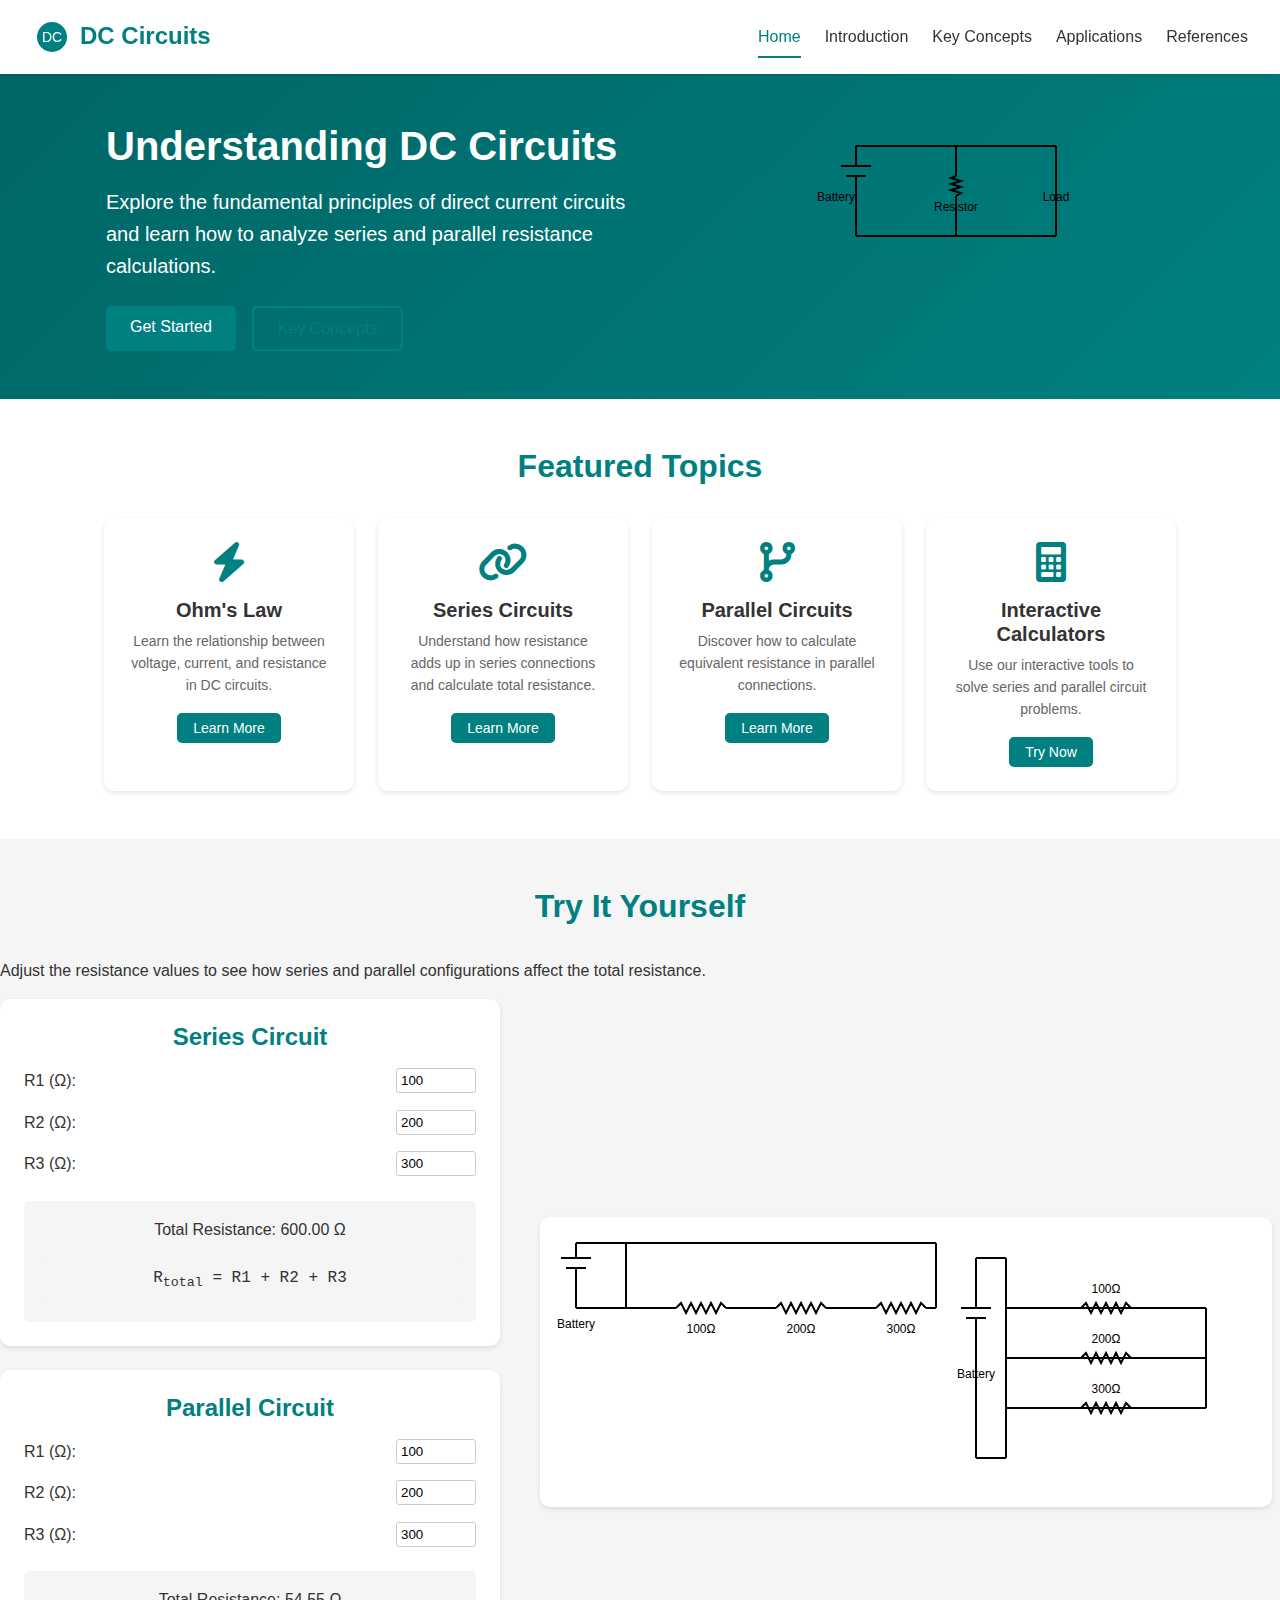
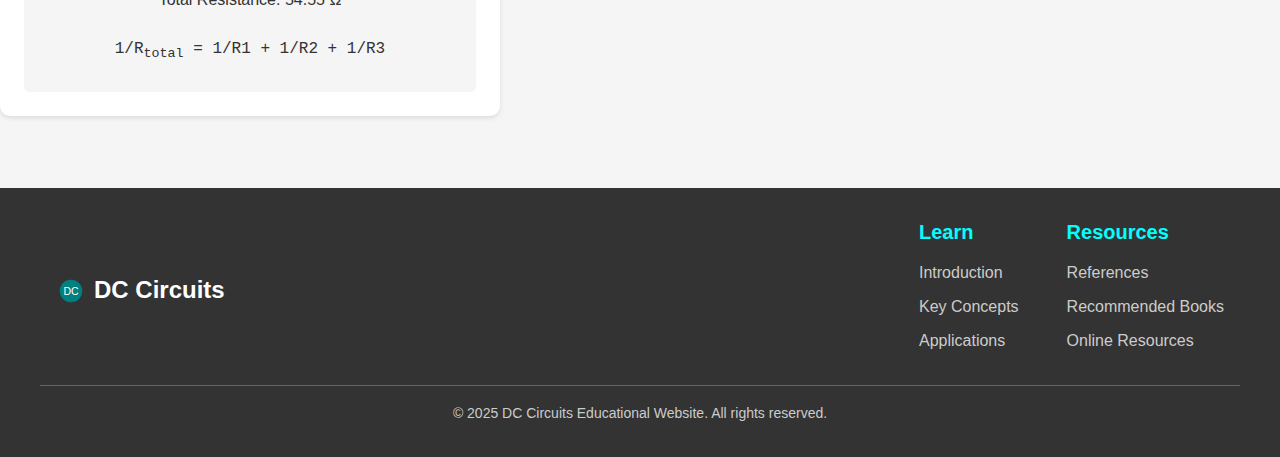
<file: index.html>
<!DOCTYPE html>
<html lang="en">
<head>
    <meta charset="UTF-8">
    <meta name="viewport" content="width=device-width, initial-scale=1.0">
    <title>DC Circuits | Home</title>
    <link rel="stylesheet" href="css/style.css">
    <link rel="stylesheet" href="https://cdnjs.cloudflare.com/ajax/libs/font-awesome/6.0.0-beta3/css/all.min.css">
</head>
<body>
    <header>
        <div class="logo">
            <svg width="40" height="40" viewBox="0 0 40 40">
                <circle cx="20" cy="20" r="15" fill="#008080" />
                <text x="20" y="25" font-size="14" text-anchor="middle" fill="#fff">DC</text>
            </svg>
            <h1>DC Circuits</h1>
        </div>
        <nav>
            <div class="menu-toggle">
                <i class="fas fa-bars"></i>
            </div>
            <ul class="nav-links">
                <li class="active"><a href="index.html">Home</a></li>
                <li><a href="introduction.html">Introduction</a></li>
                <li><a href="key-concepts.html">Key Concepts</a></li>
                <li><a href="applications.html">Applications</a></li>
                <li><a href="references.html">References</a></li>
              
            </ul>
        </nav>
    </header>

    <main>
        <section class="hero">
            <div class="hero-content">
                <h2>Understanding DC Circuits</h2>
                <p>Explore the fundamental principles of direct current circuits and learn how to analyze series and parallel resistance calculations.</p>
                <div class="hero-buttons">
                    <a href="introduction.html" class="btn primary">Get Started</a>
                    <a href="key-concepts.html" class="btn secondary">Key Concepts</a>
                </div>
            </div>
            <div class="hero-image">
                <!-- SVG Circuit Diagram -->
                <svg width="300" height="200" viewBox="0 0 300 200">
                    <!-- Battery -->
                    <line x1="50" y1="100" x2="50" y2="40" stroke="#000" stroke-width="2" />
                    <line x1="40" y1="40" x2="60" y2="40" stroke="#000" stroke-width="2" />
                    <line x1="35" y1="30" x2="65" y2="30" stroke="#000" stroke-width="2" />
                    
                    <!-- Wires -->
                    <line x1="50" y1="30" x2="50" y2="10" stroke="#000" stroke-width="2" />
                    <line x1="50" y1="10" x2="150" y2="10" stroke="#000" stroke-width="2" />
                    <line x1="150" y1="10" x2="150" y2="40" stroke="#000" stroke-width="2" />
                    <line x1="150" y1="60" x2="150" y2="100" stroke="#000" stroke-width="2" />
                    <line x1="150" y1="100" x2="250" y2="100" stroke="#000" stroke-width="2" />
                    <line x1="250" y1="100" x2="250" y2="10" stroke="#000" stroke-width="2" />
                    <line x1="250" y1="10" x2="150" y2="10" stroke="#000" stroke-width="2" />
                    <line x1="50" y1="100" x2="150" y2="100" stroke="#000" stroke-width="2" />
                    
                    <!-- Resistor -->
                    <path d="M150,40 L150,40 L145,42 L155,45 L145,48 L155,51 L145,54 L155,57 L150,60" fill="none" stroke="#000" stroke-width="2" />
                    
                    <!-- Text Labels -->
                    <text x="30" y="65" text-anchor="middle" font-size="12">Battery</text>
                    <text x="150" y="75" text-anchor="middle" font-size="12">Resistor</text>
                    <text x="250" y="65" text-anchor="middle" font-size="12">Load</text>
                </svg>
            </div>
        </section>

        <section class="features">
            <h2 class="section-title">Featured Topics</h2>
            <div class="feature-cards">
                <div class="card">
                    <i class="fas fa-bolt"></i>
                    <h3>Ohm's Law</h3>
                    <p>Learn the relationship between voltage, current, and resistance in DC circuits.</p>
                    <a href="key-concepts.html#ohms-law" class="btn small">Learn More</a>
                </div>
                <div class="card">
                    <i class="fas fa-link"></i>
                    <h3>Series Circuits</h3>
                    <p>Understand how resistance adds up in series connections and calculate total resistance.</p>
                    <a href="key-concepts.html#series-circuits" class="btn small">Learn More</a>
                </div>
                <div class="card">
                    <i class="fas fa-code-branch"></i>
                    <h3>Parallel Circuits</h3>
                    <p>Discover how to calculate equivalent resistance in parallel connections.</p>
                    <a href="key-concepts.html#parallel-circuits" class="btn small">Learn More</a>
                </div>
                <div class="card">
                    <i class="fas fa-calculator"></i>
                    <h3>Interactive Calculators</h3>
                    <p>Use our interactive tools to solve series and parallel circuit problems.</p>
                    <a href="applications.html#calculators" class="btn small">Try Now</a>
                </div>
            </div>
        </section>

        <section class="interactive-demo">
            <h2 class="section-title">Try It Yourself</h2>
            <p>Adjust the resistance values to see how series and parallel configurations affect the total resistance.</p>
            
            <div class="demo-container">
                <div class="demo-controls">
                    <div class="control-group">
                        <h3>Series Circuit</h3>
                        <div class="circuit-controls">
                            <div class="control">
                                <label for="series-r1">R1 (Ω):</label>
                                <input type="number" id="series-r1" min="1" max="1000" value="100">
                            </div>
                            <div class="control">
                                <label for="series-r2">R2 (Ω):</label>
                                <input type="number" id="series-r2" min="1" max="1000" value="200">
                            </div>
                            <div class="control">
                                <label for="series-r3">R3 (Ω):</label>
                                <input type="number" id="series-r3" min="1" max="1000" value="300">
                            </div>
                        </div>
                        <div class="result">
                            <p>Total Resistance: <span id="series-total">600</span> Ω</p>
                            <p class="formula">R<sub>total</sub> = R1 + R2 + R3</p>
                        </div>
                    </div>
                    
                    <div class="control-group">
                        <h3>Parallel Circuit</h3>
                        <div class="circuit-controls">
                            <div class="control">
                                <label for="parallel-r1">R1 (Ω):</label>
                                <input type="number" id="parallel-r1" min="1" max="1000" value="100">
                            </div>
                            <div class="control">
                                <label for="parallel-r2">R2 (Ω):</label>
                                <input type="number" id="parallel-r2" min="1" max="1000" value="200">
                            </div>
                            <div class="control">
                                <label for="parallel-r3">R3 (Ω):</label>
                                <input type="number" id="parallel-r3" min="1" max="1000" value="300">
                            </div>
                        </div>
                        <div class="result">
                            <p>Total Resistance: <span id="parallel-total">54.55</span> Ω</p>
                            <p class="formula">1/R<sub>total</sub> = 1/R1 + 1/R2 + 1/R3</p>
                        </div>
                    </div>
                </div>
                
                <div class="demo-visualization">
                    <div class="circuit-diagram">
                        <div class="series-circuit">
                            <svg width="400" height="150" viewBox="0 0 400 150">
                                <!-- Battery -->
                                <line x1="20" y1="75" x2="20" y2="35" stroke="#000" stroke-width="2" />
                                <line x1="10" y1="35" x2="30" y2="35" stroke="#000" stroke-width="2" />
                                <line x1="5" y1="25" x2="35" y2="25" stroke="#000" stroke-width="2" />
                                
                                <!-- Wires -->
                                <line x1="20" y1="25" x2="20" y2="10" stroke="#000" stroke-width="2" />
                                <line x1="20" y1="10" x2="70" y2="10" stroke="#000" stroke-width="2" />
                                <line x1="70" y1="10" x2="70" y2="75" stroke="#000" stroke-width="2" />
                                <line x1="70" y1="75" x2="120" y2="75" stroke="#000" stroke-width="2" />
                                <line x1="170" y1="75" x2="220" y2="75" stroke="#000" stroke-width="2" />
                                <line x1="270" y1="75" x2="320" y2="75" stroke="#000" stroke-width="2" />
                                <line x1="370" y1="75" x2="380" y2="75" stroke="#000" stroke-width="2" />
                                <line x1="380" y1="75" x2="380" y2="10" stroke="#000" stroke-width="2" />
                                <line x1="380" y1="10" x2="20" y2="10" stroke="#000" stroke-width="2" />
                                <line x1="20" y1="75" x2="70" y2="75" stroke="#000" stroke-width="2" />
                                
                                <!-- Resistors -->
                                <path d="M120,75 L125,70 L130,80 L135,70 L140,80 L145,70 L150,80 L155,70 L160,80 L165,70 L170,75" fill="none" stroke="#000" stroke-width="2" id="series-r1-svg" />
                                <path d="M220,75 L225,70 L230,80 L235,70 L240,80 L245,70 L250,80 L255,70 L260,80 L265,70 L270,75" fill="none" stroke="#000" stroke-width="2" id="series-r2-svg" />
                                <path d="M320,75 L325,70 L330,80 L335,70 L340,80 L345,70 L350,80 L355,70 L360,80 L365,70 L370,75" fill="none" stroke="#000" stroke-width="2" id="series-r3-svg" />
                                
                                <!-- Text Labels -->
                                <text x="145" y="100" text-anchor="middle" font-size="12" id="series-r1-label">100Ω</text>
                                <text x="245" y="100" text-anchor="middle" font-size="12" id="series-r2-label">200Ω</text>
                                <text x="345" y="100" text-anchor="middle" font-size="12" id="series-r3-label">300Ω</text>
                                <text x="20" y="95" text-anchor="middle" font-size="12">Battery</text>
                            </svg>
                        </div>
                        
                        <div class="parallel-circuit">
                            <svg width="300" height="250" viewBox="0 0 300 250">
                                <!-- Battery -->
                                <line x1="20" y1="125" x2="20" y2="85" stroke="#000" stroke-width="2" />
                                <line x1="10" y1="85" x2="30" y2="85" stroke="#000" stroke-width="2" />
                                <line x1="5" y1="75" x2="35" y2="75" stroke="#000" stroke-width="2" />
                                
                                <!-- Wires -->
                                <line x1="20" y1="75" x2="20" y2="25" stroke="#000" stroke-width="2" />
                                <line x1="20" y1="25" x2="50" y2="25" stroke="#000" stroke-width="2" />
                                <line x1="50" y1="25" x2="50" y2="225" stroke="#000" stroke-width="2" />
                                <line x1="50" y1="225" x2="20" y2="225" stroke="#000" stroke-width="2" />
                                <line x1="20" y1="225" x2="20" y2="125" stroke="#000" stroke-width="2" />
                                
                                <!-- Branching points -->
                                <line x1="50" y1="75" x2="250" y2="75" stroke="#000" stroke-width="2" />
                                <line x1="50" y1="125" x2="250" y2="125" stroke="#000" stroke-width="2" />
                                <line x1="50" y1="175" x2="250" y2="175" stroke="#000" stroke-width="2" />
                                
                                <!-- Resistors -->
                                <path d="M125,75 L130,70 L135,80 L140,70 L145,80 L150,70 L155,80 L160,70 L165,80 L170,70 L175,75" fill="none" stroke="#000" stroke-width="2" id="parallel-r1-svg" />
                                <path d="M125,125 L130,120 L135,130 L140,120 L145,130 L150,120 L155,130 L160,120 L165,130 L170,120 L175,125" fill="none" stroke="#000" stroke-width="2" id="parallel-r2-svg" />
                                <path d="M125,175 L130,170 L135,180 L140,170 L145,180 L150,170 L155,180 L160,170 L165,180 L170,170 L175,175" fill="none" stroke="#000" stroke-width="2" id="parallel-r3-svg" />
                                
                                <!-- Connector wires to right -->
                                <line x1="250" y1="75" x2="250" y2="175" stroke="#000" stroke-width="2" />
                                
                                <!-- Text Labels -->
                                <text x="150" y="60" text-anchor="middle" font-size="12" id="parallel-r1-label">100Ω</text>
                                <text x="150" y="110" text-anchor="middle" font-size="12" id="parallel-r2-label">200Ω</text>
                                <text x="150" y="160" text-anchor="middle" font-size="12" id="parallel-r3-label">300Ω</text>
                                <text x="20" y="145" text-anchor="middle" font-size="12">Battery</text>
                            </svg>
                        </div>
                    </div>
                </div>
            </div>
        </section>
    </main>

    <footer>
        <div class="footer-content">
            <div class="footer-logo">
                <svg width="30" height="30" viewBox="0 0 40 40">
                    <circle cx="20" cy="20" r="15" fill="#008080" />
                    <text x="20" y="25" font-size="14" text-anchor="middle" fill="#fff">DC</text>
                </svg>
                <h3>DC Circuits</h3>
            </div>
            <div class="footer-links">
                <div class="footer-col">
                    <h4>Learn</h4>
                    <ul>
                        <li><a href="introduction.html">Introduction</a></li>
                        <li><a href="key-concepts.html">Key Concepts</a></li>
                        <li><a href="applications.html">Applications</a></li>
                    </ul>
                </div>
                <div class="footer-col">
                    <h4>Resources</h4>
                    <ul>
                        <li><a href="references.html">References</a></li>
                        <li><a href="references.html#books">Recommended Books</a></li>
                        <li><a href="references.html#websites">Online Resources</a></li>
                    </ul>
                </div>
            </div>
        </div>
        <div class="footer-bottom">
            <p>&copy; 2025 DC Circuits Educational Website. All rights reserved.</p>
        </div>
    </footer>

    <script src="js/main.js"></script>
    <script src="js/circuit-simulator.js"></script>
</body>
</html>
</file>
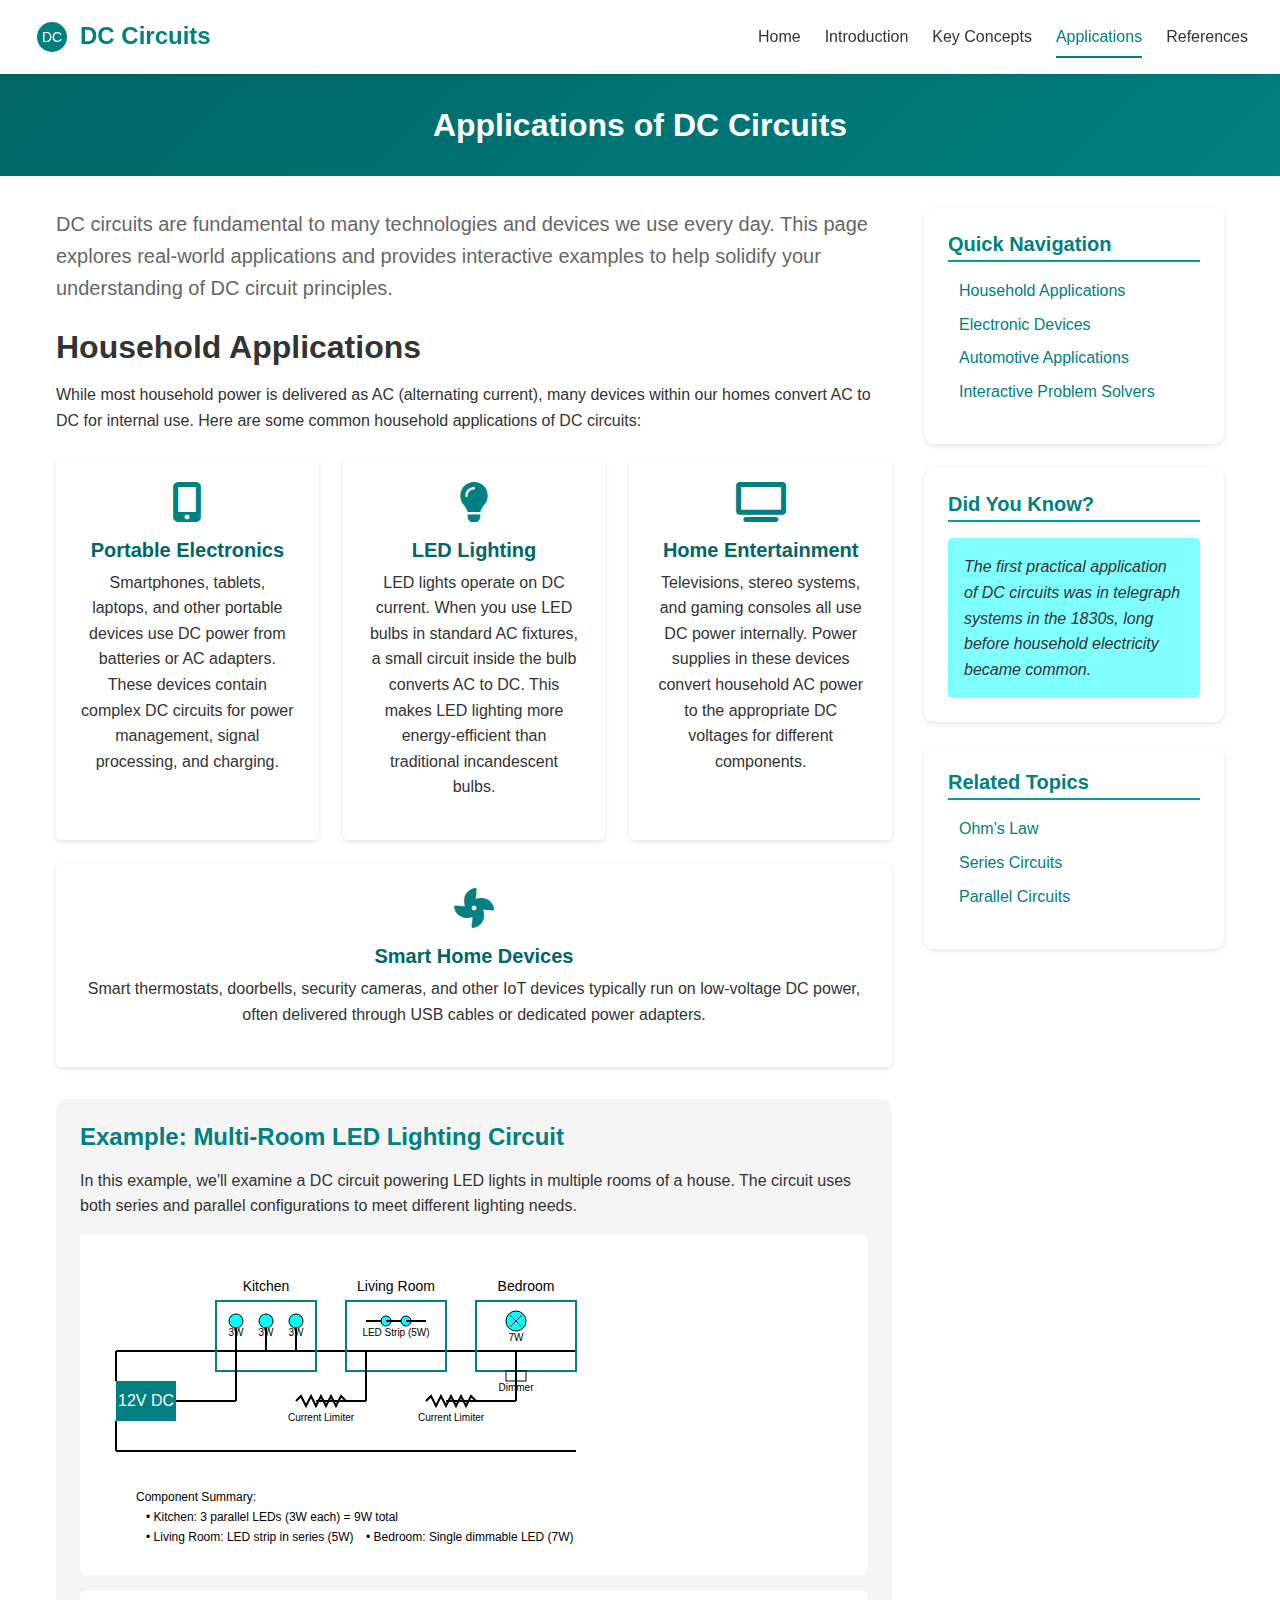
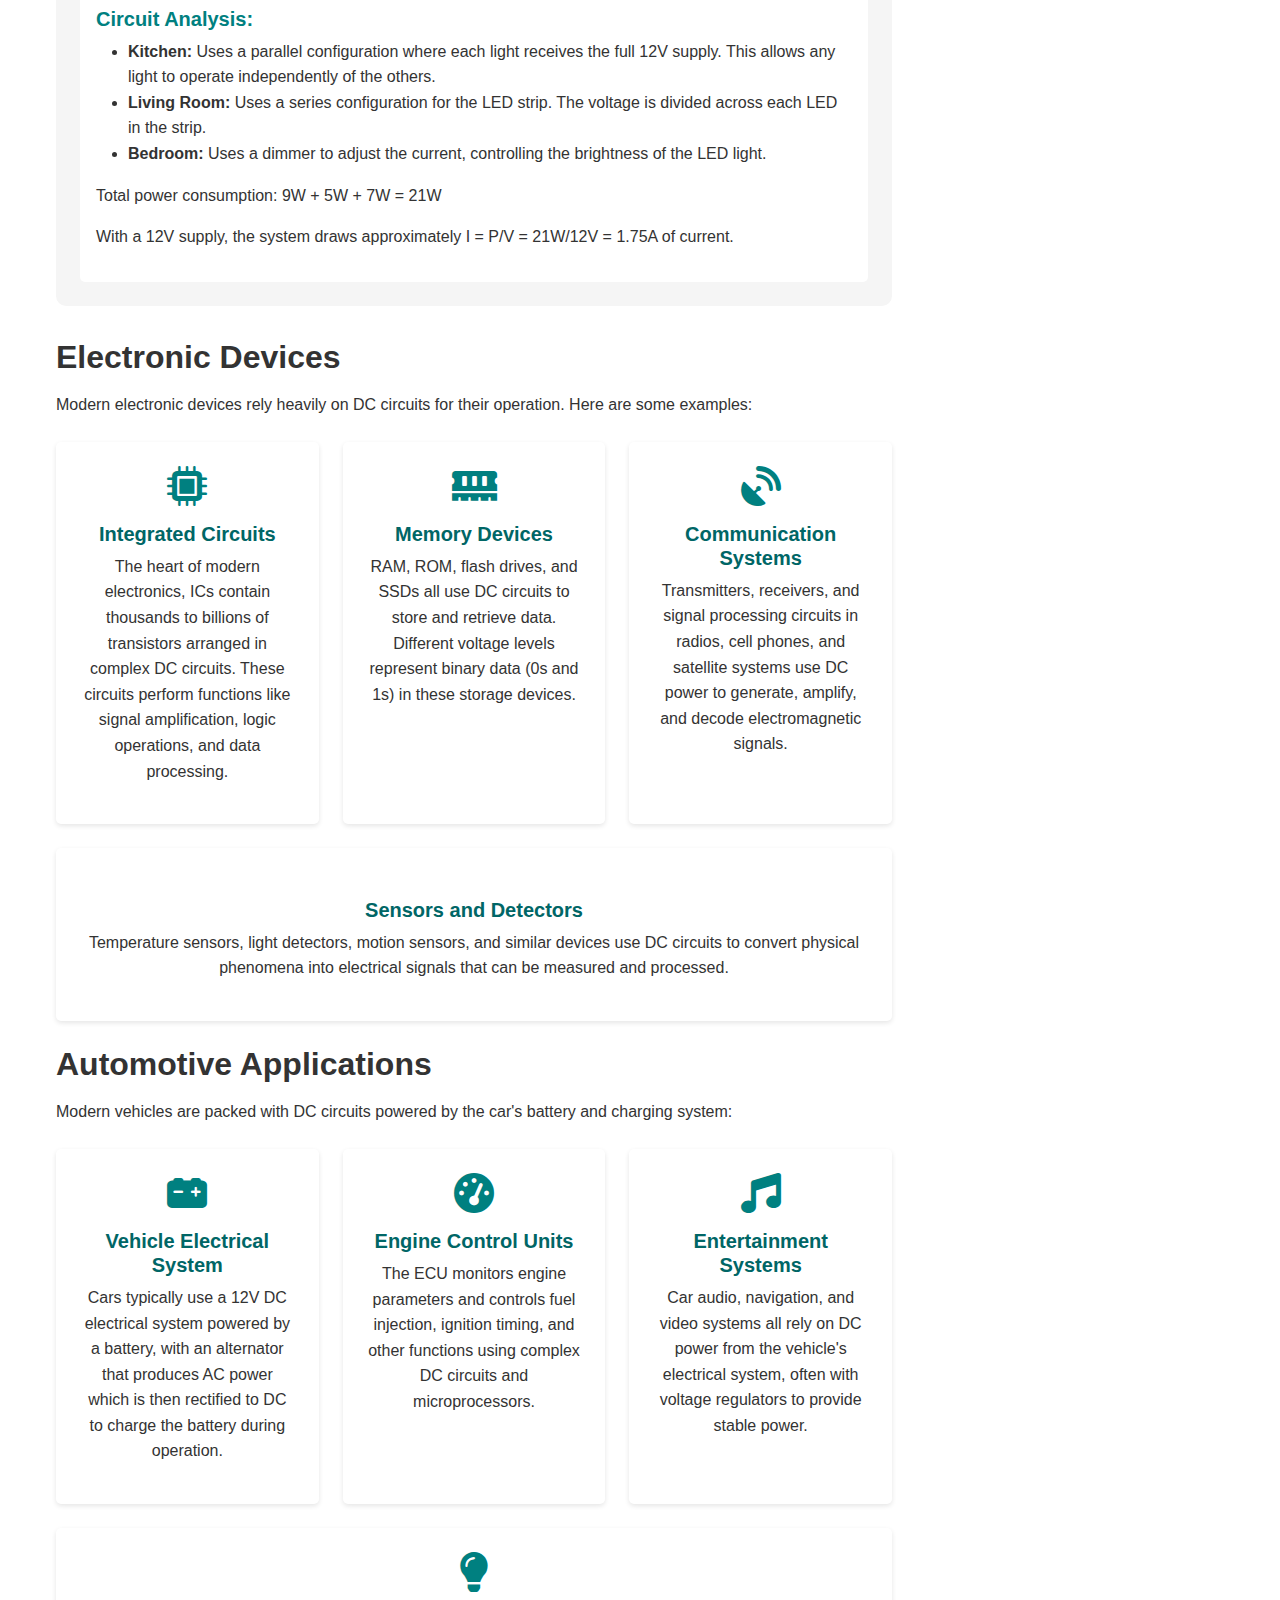
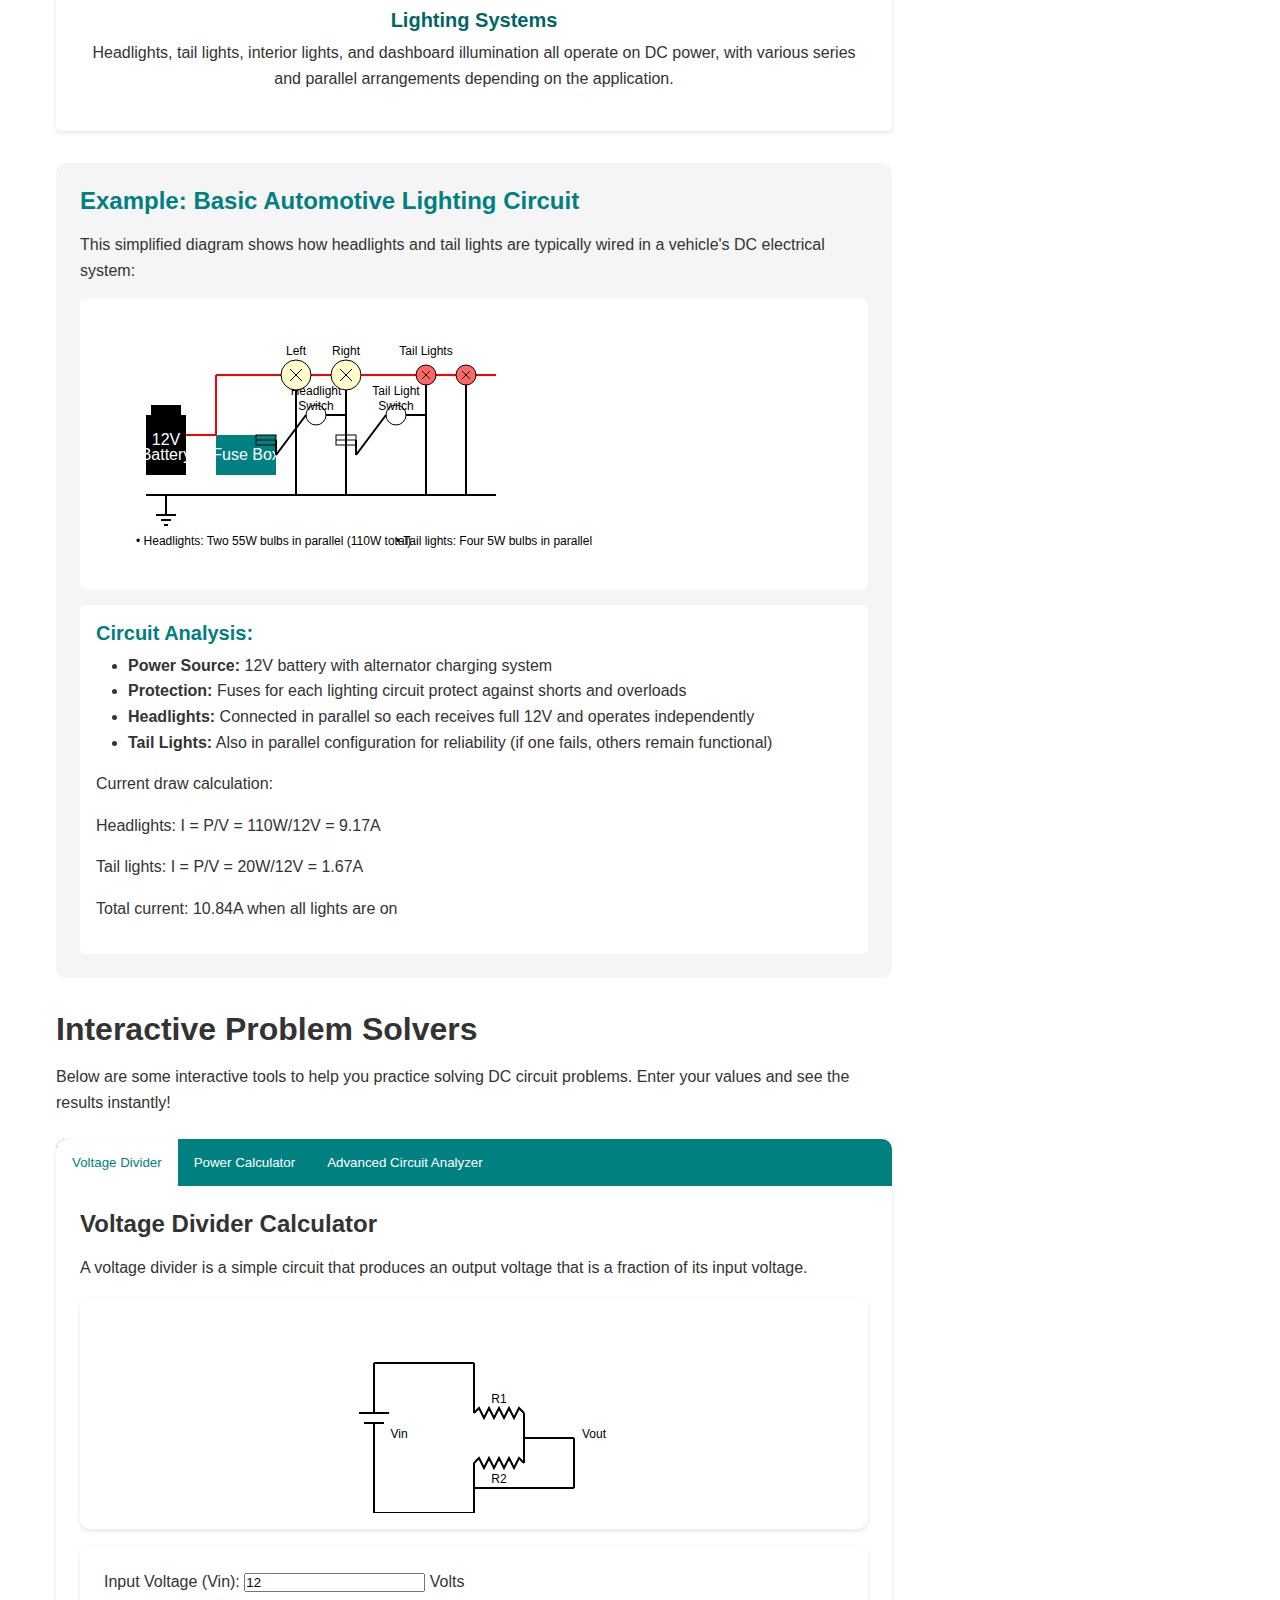
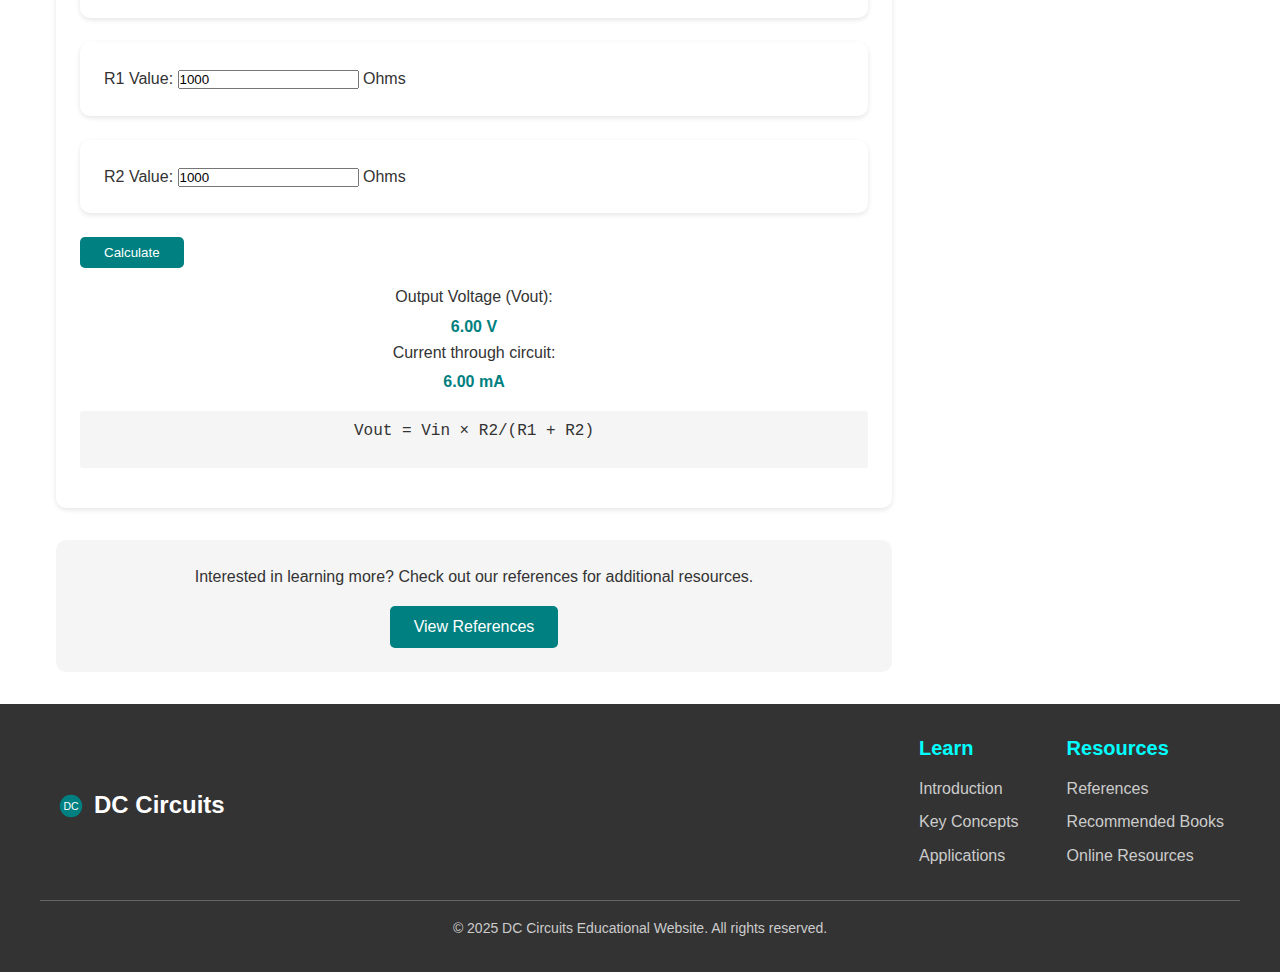
<file: applications.html>
<!DOCTYPE html>
<html lang="en">
<head>
    <meta charset="UTF-8">
    <meta name="viewport" content="width=device-width, initial-scale=1.0">
    <title>DC Circuits | Applications</title>
    <link rel="stylesheet" href="css/style.css">
    <link rel="stylesheet" href="https://cdnjs.cloudflare.com/ajax/libs/font-awesome/6.0.0-beta3/css/all.min.css">
</head>
<body>
    <header>
        <div class="logo">
            <svg width="40" height="40" viewBox="0 0 40 40">
                <circle cx="20" cy="20" r="15" fill="#008080" />
                <text x="20" y="25" font-size="14" text-anchor="middle" fill="#fff">DC</text>
            </svg>
            <h1>DC Circuits</h1>
        </div>
        <nav>
            <div class="menu-toggle">
                <i class="fas fa-bars"></i>
            </div>
            <ul class="nav-links">
                <li><a href="index.html">Home</a></li>
                <li><a href="introduction.html">Introduction</a></li>
                <li><a href="key-concepts.html">Key Concepts</a></li>
                <li class="active"><a href="applications.html">Applications</a></li>
                <li><a href="references.html">References</a></li>
               
            </ul>
        </nav>
    </header>

    <main>
        <div class="page-banner">
            <h2>Applications of DC Circuits</h2>
        </div>

        <section class="content-section">
            <div class="container">
                <div class="content-with-sidebar">
                    <div class="main-content">
                        <article>
                            <p class="intro-text">DC circuits are fundamental to many technologies and devices we use every day. This page explores real-world applications and provides interactive examples to help solidify your understanding of DC circuit principles.</p>
                            
                            <section id="household">
                                <h2>Household Applications</h2>
                                <p>While most household power is delivered as AC (alternating current), many devices within our homes convert AC to DC for internal use. Here are some common household applications of DC circuits:</p>
                                
                                <div class="application-grid">
                                    <div class="application-item">
                                        <i class="fas fa-mobile-alt"></i>
                                        <h3>Portable Electronics</h3>
                                        <p>Smartphones, tablets, laptops, and other portable devices use DC power from batteries or AC adapters. These devices contain complex DC circuits for power management, signal processing, and charging.</p>
                                    </div>
                                    
                                    <div class="application-item">
                                        <i class="fas fa-lightbulb"></i>
                                        <h3>LED Lighting</h3>
                                        <p>LED lights operate on DC current. When you use LED bulbs in standard AC fixtures, a small circuit inside the bulb converts AC to DC. This makes LED lighting more energy-efficient than traditional incandescent bulbs.</p>
                                    </div>
                                    
                                    <div class="application-item">
                                        <i class="fas fa-tv"></i>
                                        <h3>Home Entertainment</h3>
                                        <p>Televisions, stereo systems, and gaming consoles all use DC power internally. Power supplies in these devices convert household AC power to the appropriate DC voltages for different components.</p>
                                    </div>
                                    
                                    <div class="application-item">
                                        <i class="fas fa-fan"></i>
                                        <h3>Smart Home Devices</h3>
                                        <p>Smart thermostats, doorbells, security cameras, and other IoT devices typically run on low-voltage DC power, often delivered through USB cables or dedicated power adapters.</p>
                                    </div>
                                </div>
                                
                                <div class="example-circuit">
                                    <h3>Example: Multi-Room LED Lighting Circuit</h3>
                                    <p>In this example, we'll examine a DC circuit powering LED lights in multiple rooms of a house. The circuit uses both series and parallel configurations to meet different lighting needs.</p>
                                    
                                    <div class="circuit-visualization">
                                        <svg width="500" height="300" viewBox="0 0 500 300">
                                            <!-- Power Supply -->
                                            <rect x="20" y="130" width="60" height="40" fill="#008080" />
                                            <text x="50" y="155" text-anchor="middle" fill="#fff">12V DC</text>
                                            
                                            <!-- Main wires -->
                                            <line x1="80" y1="150" x2="120" y2="150" stroke="#000" stroke-width="2" />
                                            <line x1="20" y1="100" x2="480" y2="100" stroke="#000" stroke-width="2" />
                                            <line x1="20" y1="200" x2="480" y2="200" stroke="#000" stroke-width="2" />
                                            <line x1="20" y1="100" x2="20" y2="130" stroke="#000" stroke-width="2" />
                                            <line x1="20" y1="170" x2="20" y2="200" stroke="#000" stroke-width="2" />
                                            
                                            <!-- Room 1: Kitchen (Parallel) -->
                                            <rect x="120" y="50" width="100" height="70" fill="none" stroke="#008080" stroke-width="2" />
                                            <text x="170" y="40" text-anchor="middle" font-size="14">Kitchen</text>
                                            
                                            <line x1="120" y1="150" x2="140" y2="150" stroke="#000" stroke-width="2" />
                                            <line x1="140" y1="150" x2="140" y2="100" stroke="#000" stroke-width="2" />
                                            <line x1="170" y1="100" x2="170" y2="70" stroke="#000" stroke-width="2" />
                                            <line x1="200" y1="100" x2="200" y2="70" stroke="#000" stroke-width="2" />
                                            <line x1="140" y1="70" x2="140" y2="100" stroke="#000" stroke-width="2" />
                                            
                                            <!-- LED symbols for Kitchen -->
                                            <circle cx="140" cy="70" r="7" fill="#00FFFF" stroke="#000" />
                                            <text x="140" y="85" text-anchor="middle" font-size="10">3W</text>
                                            
                                            <circle cx="170" cy="70" r="7" fill="#00FFFF" stroke="#000" />
                                            <text x="170" y="85" text-anchor="middle" font-size="10">3W</text>
                                            
                                            <circle cx="200" cy="70" r="7" fill="#00FFFF" stroke="#000" />
                                            <text x="200" y="85" text-anchor="middle" font-size="10">3W</text>
                                            
                                            <!-- Room 2: Living Room (Series-Parallel) -->
                                            <rect x="250" y="50" width="100" height="70" fill="none" stroke="#008080" stroke-width="2" />
                                            <text x="300" y="40" text-anchor="middle" font-size="14">Living Room</text>
                                            
                                            <line x1="220" y1="150" x2="270" y2="150" stroke="#000" stroke-width="2" />
                                            <line x1="270" y1="150" x2="270" y2="100" stroke="#000" stroke-width="2" />
                                            
                                            <!-- LED strip (series) -->
                                            <line x1="270" y1="70" x2="290" y2="70" stroke="#000" stroke-width="2" />
                                            <circle cx="290" cy="70" r="5" fill="#00FFFF" stroke="#000" />
                                            <line x1="290" y1="70" x2="310" y2="70" stroke="#000" stroke-width="2" />
                                            <circle cx="310" cy="70" r="5" fill="#00FFFF" stroke="#000" />
                                            <line x1="310" y1="70" x2="330" y2="70" stroke="#000" stroke-width="2" />
                                            <text x="300" y="85" text-anchor="middle" font-size="10">LED Strip (5W)</text>
                                            
                                            <!-- Room 3: Bedroom -->
                                            <rect x="380" y="50" width="100" height="70" fill="none" stroke="#008080" stroke-width="2" />
                                            <text x="430" y="40" text-anchor="middle" font-size="14">Bedroom</text>
                                            
                                            <line x1="350" y1="150" x2="420" y2="150" stroke="#000" stroke-width="2" />
                                            <line x1="420" y1="150" x2="420" y2="100" stroke="#000" stroke-width="2" />
                                            
                                            <!-- Dimmer -->
                                            <rect x="410" y="120" width="20" height="10" fill="none" stroke="#000" />
                                            <text x="420" y="140" text-anchor="middle" font-size="10">Dimmer</text>
                                            
                                            <!-- Ceiling light -->
                                            <circle cx="420" cy="70" r="10" fill="#00FFFF" stroke="#000" />
                                            <line x1="414" y1="64" x2="426" y2="76" stroke="#000" stroke-width="1" />
                                            <line x1="426" y1="64" x2="414" y2="76" stroke="#000" stroke-width="1" />
                                            <text x="420" y="90" text-anchor="middle" font-size="10">7W</text>
                                            
                                            <!-- Resistors -->
                                            <path d="M200,150 L205,145 L210,155 L215,145 L220,155 L225,145 L230,155 L235,145 L240,155 L245,145 L250,150" fill="none" stroke="#000" stroke-width="2" />
                                            <text x="225" y="170" text-anchor="middle" font-size="10">Current Limiter</text>
                                            
                                            <path d="M330,150 L335,145 L340,155 L345,145 L350,155 L355,145 L360,155 L365,145 L370,155 L375,145 L380,150" fill="none" stroke="#000" stroke-width="2" />
                                            <text x="355" y="170" text-anchor="middle" font-size="10">Current Limiter</text>
                                            
                                            <!-- Labels -->
                                            <text x="40" y="250" font-size="12">Component Summary:</text>
                                            <text x="50" y="270" font-size="12">• Kitchen: 3 parallel LEDs (3W each) = 9W total</text>
                                            <text x="50" y="290" font-size="12">• Living Room: LED strip in series (5W)</text>
                                            <text x="270" y="290" font-size="12">• Bedroom: Single dimmable LED (7W)</text>
                                        </svg>
                                    </div>
                                    
                                    <div class="circuit-analysis">
                                        <h4>Circuit Analysis:</h4>
                                        <ul>
                                            <li><strong>Kitchen:</strong> Uses a parallel configuration where each light receives the full 12V supply. This allows any light to operate independently of the others.</li>
                                            <li><strong>Living Room:</strong> Uses a series configuration for the LED strip. The voltage is divided across each LED in the strip.</li>
                                            <li><strong>Bedroom:</strong> Uses a dimmer to adjust the current, controlling the brightness of the LED light.</li>
                                        </ul>
                                        <p>Total power consumption: 9W + 5W + 7W = 21W</p>
                                        <p>With a 12V supply, the system draws approximately I = P/V = 21W/12V = 1.75A of current.</p>
                                    </div>
                                </div>
                            </section>
                            
                            <section id="electronic-devices">
                                <h2>Electronic Devices</h2>
                                <p>Modern electronic devices rely heavily on DC circuits for their operation. Here are some examples:</p>
                                
                                <div class="application-grid">
                                    <div class="application-item">
                                        <i class="fas fa-microchip"></i>
                                        <h3>Integrated Circuits</h3>
                                        <p>The heart of modern electronics, ICs contain thousands to billions of transistors arranged in complex DC circuits. These circuits perform functions like signal amplification, logic operations, and data processing.</p>
                                    </div>
                                    
                                    <div class="application-item">
                                        <i class="fas fa-memory"></i>
                                        <h3>Memory Devices</h3>
                                        <p>RAM, ROM, flash drives, and SSDs all use DC circuits to store and retrieve data. Different voltage levels represent binary data (0s and 1s) in these storage devices.</p>
                                    </div>
                                    
                                    <div class="application-item">
                                        <i class="fas fa-satellite-dish"></i>
                                        <h3>Communication Systems</h3>
                                        <p>Transmitters, receivers, and signal processing circuits in radios, cell phones, and satellite systems use DC power to generate, amplify, and decode electromagnetic signals.</p>
                                    </div>
                                    
                                    <div class="application-item">
                                        <i class="fas fa-sensor"></i>
                                        <h3>Sensors and Detectors</h3>
                                        <p>Temperature sensors, light detectors, motion sensors, and similar devices use DC circuits to convert physical phenomena into electrical signals that can be measured and processed.</p>
                                    </div>
                                </div>
                            </section>
                            
                            <section id="automotive">
                                <h2>Automotive Applications</h2>
                                <p>Modern vehicles are packed with DC circuits powered by the car's battery and charging system:</p>
                                
                                <div class="application-grid">
                                    <div class="application-item">
                                        <i class="fas fa-car-battery"></i>
                                        <h3>Vehicle Electrical System</h3>
                                        <p>Cars typically use a 12V DC electrical system powered by a battery, with an alternator that produces AC power which is then rectified to DC to charge the battery during operation.</p>
                                    </div>
                                    
                                    <div class="application-item">
                                        <i class="fas fa-tachometer-alt"></i>
                                        <h3>Engine Control Units</h3>
                                        <p>The ECU monitors engine parameters and controls fuel injection, ignition timing, and other functions using complex DC circuits and microprocessors.</p>
                                    </div>
                                    
                                    <div class="application-item">
                                        <i class="fas fa-music"></i>
                                        <h3>Entertainment Systems</h3>
                                        <p>Car audio, navigation, and video systems all rely on DC power from the vehicle's electrical system, often with voltage regulators to provide stable power.</p>
                                    </div>
                                    
                                    <div class="application-item">
                                        <i class="fas fa-lightbulb"></i>
                                        <h3>Lighting Systems</h3>
                                        <p>Headlights, tail lights, interior lights, and dashboard illumination all operate on DC power, with various series and parallel arrangements depending on the application.</p>
                                    </div>
                                </div>
                                
                                <div class="example-circuit">
                                    <h3>Example: Basic Automotive Lighting Circuit</h3>
                                    <p>This simplified diagram shows how headlights and tail lights are typically wired in a vehicle's DC electrical system:</p>
                                    
                                    <div class="circuit-visualization">
                                        <svg width="500" height="250" viewBox="0 0 500 250">
                                            <!-- Battery -->
                                            <rect x="50" y="100" width="40" height="60" fill="#000" />
                                            <rect x="55" y="90" width="30" height="10" fill="#000" />
                                            <text x="70" y="130" text-anchor="middle" fill="#fff">12V</text>
                                            <text x="70" y="145" text-anchor="middle" fill="#fff">Battery</text>
                                            
                                            <!-- Ground -->
                                            <line x1="50" y1="180" x2="120" y2="180" stroke="#000" stroke-width="2" />
                                            <line x1="70" y1="180" x2="70" y2="200" stroke="#000" stroke-width="2" />
                                            <line x1="60" y1="200" x2="80" y2="200" stroke="#000" stroke-width="2" />
                                            <line x1="65" y1="205" x2="75" y2="205" stroke="#000" stroke-width="2" />
                                            <line x1="68" y1="210" x2="72" y2="210" stroke="#000" stroke-width="2" />
                                            
                                            <!-- Main positive wire -->
                                            <line x1="90" y1="120" x2="120" y2="120" stroke="red" stroke-width="2" />
                                            <line x1="120" y1="120" x2="120" y2="60" stroke="red" stroke-width="2" />
                                            <line x1="120" y1="60" x2="400" y2="60" stroke="red" stroke-width="2" />
                                            
                                            <!-- Fuse box -->
                                            <rect x="120" y="120" width="60" height="40" fill="#008080" />
                                            <text x="150" y="145" text-anchor="middle" fill="#fff">Fuse Box</text>
                                            
                                            <!-- Headlight switch -->
                                            <circle cx="220" cy="100" r="10" fill="#fff" stroke="#000" />
                                            <line x1="180" y1="140" x2="210" y2="100" stroke="#000" stroke-width="2" />
                                            <text x="220" y="80" text-anchor="middle" font-size="12">Headlight</text>
                                            <text x="220" y="95" text-anchor="middle" font-size="12">Switch</text>
                                            
                                            <!-- Tail light switch -->
                                            <circle cx="300" cy="100" r="10" fill="#fff" stroke="#000" />
                                            <line x1="260" y1="140" x2="290" y2="100" stroke="#000" stroke-width="2" />
                                            <text x="300" y="80" text-anchor="middle" font-size="12">Tail Light</text>
                                            <text x="300" y="95" text-anchor="middle" font-size="12">Switch</text>
                                            
                                            <!-- Lighting circuits -->
                                            <line x1="230" y1="100" x2="250" y2="100" stroke="#000" stroke-width="2" />
                                            <line x1="250" y1="100" x2="250" y2="60" stroke="#000" stroke-width="2" />
                                            
                                            <line x1="310" y1="100" x2="330" y2="100" stroke="#000" stroke-width="2" />
                                            <line x1="330" y1="100" x2="330" y2="60" stroke="#000" stroke-width="2" />
                                            
                                            <!-- Headlights (parallel) -->
                                            <circle cx="200" cy="60" r="15" fill="#FFFFCC" stroke="#000" />
                                            <line x1="194" y1="54" x2="206" y2="66" stroke="#000" stroke-width="1" />
                                            <line x1="206" y1="54" x2="194" y2="66" stroke="#000" stroke-width="1" />
                                            <text x="200" y="40" text-anchor="middle" font-size="12">Left</text>
                                            
                                            <circle cx="250" cy="60" r="15" fill="#FFFFCC" stroke="#000" />
                                            <line x1="244" y1="54" x2="256" y2="66" stroke="#000" stroke-width="1" />
                                            <line x1="256" y1="54" x2="244" y2="66" stroke="#000" stroke-width="1" />
                                            <text x="250" y="40" text-anchor="middle" font-size="12">Right</text>
                                            
                                            <!-- Tail lights (parallel) -->
                                            <circle cx="330" cy="60" r="10" fill="#FF6666" stroke="#000" />
                                            <line x1="326" y1="56" x2="334" y2="64" stroke="#000" stroke-width="1" />
                                            <line x1="334" y1="56" x2="326" y2="64" stroke="#000" stroke-width="1" />
                                            <text x="330" y="40" text-anchor="middle" font-size="12">Tail Lights</text>
                                            
                                            <circle cx="370" cy="60" r="10" fill="#FF6666" stroke="#000" />
                                            <line x1="366" y1="56" x2="374" y2="64" stroke="#000" stroke-width="1" />
                                            <line x1="374" y1="56" x2="366" y2="64" stroke="#000" stroke-width="1" />
                                            
                                            <!-- Ground connections -->
                                            <line x1="200" y1="75" x2="200" y2="180" stroke="#000" stroke-width="2" />
                                            <line x1="250" y1="75" x2="250" y2="180" stroke="#000" stroke-width="2" />
                                            <line x1="330" y1="70" x2="330" y2="180" stroke="#000" stroke-width="2" />
                                            <line x1="370" y1="70" x2="370" y2="180" stroke="#000" stroke-width="2" />
                                            <line x1="120" y1="180" x2="400" y2="180" stroke="#000" stroke-width="2" />
                                            
                                            <!-- Fuses -->
                                            <rect x="160" y="120" width="20" height="10" fill="none" stroke="#000" />
                                            <line x1="160" y1="125" x2="180" y2="125" stroke="#000" stroke-width="1" />
                                            <line x1="180" y1="125" x2="180" y2="140" stroke="#000" stroke-width="2" />
                                            
                                            <rect x="240" y="120" width="20" height="10" fill="none" stroke="#000" />
                                            <line x1="240" y1="125" x2="260" y2="125" stroke="#000" stroke-width="1" />
                                            <line x1="260" y1="125" x2="260" y2="140" stroke="#000" stroke-width="2" />
                                            
                                            <!-- Labels -->
                                            <text x="40" y="230" font-size="12">• Headlights: Two 55W bulbs in parallel (110W total)</text>
                                            <text x="300" y="230" font-size="12">• Tail lights: Four 5W bulbs in parallel (20W total)</text>
                                        </svg>
                                    </div>
                                    
                                    <div class="circuit-analysis">
                                        <h4>Circuit Analysis:</h4>
                                        <ul>
                                            <li><strong>Power Source:</strong> 12V battery with alternator charging system</li>
                                            <li><strong>Protection:</strong> Fuses for each lighting circuit protect against shorts and overloads</li>
                                            <li><strong>Headlights:</strong> Connected in parallel so each receives full 12V and operates independently</li>
                                            <li><strong>Tail Lights:</strong> Also in parallel configuration for reliability (if one fails, others remain functional)</li>
                                        </ul>
                                        <p>Current draw calculation:</p>
                                        <p>Headlights: I = P/V = 110W/12V = 9.17A</p>
                                        <p>Tail lights: I = P/V = 20W/12V = 1.67A</p>
                                        <p>Total current: 10.84A when all lights are on</p>
                                    </div>
                                </div>
                            </section>
                            
                            <section id="calculators">
                                <h2>Interactive Problem Solvers</h2>
                                <p>Below are some interactive tools to help you practice solving DC circuit problems. Enter your values and see the results instantly!</p>
                                
                                <div class="calculator-tabs">
                                    <div class="tab-buttons">
                                        <button class="tab-btn active" data-target="voltage-divider">Voltage Divider</button>
                                        <button class="tab-btn" data-target="power-calculator">Power Calculator</button>
                                        <button class="tab-btn" data-target="advanced">Advanced Circuit Analyzer</button>
                                    </div>
                                    
                                    <div class="tab-content">
                                        <div class="tab-pane active" id="voltage-divider">
                                            <h3>Voltage Divider Calculator</h3>
                                            <p>A voltage divider is a simple circuit that produces an output voltage that is a fraction of its input voltage.</p>
                                            
                                            <div class="circuit-diagram">
                                                <svg width="300" height="200" viewBox="0 0 300 200">
                                                    <!-- Battery -->
                                                    <line x1="50" y1="150" x2="50" y2="110" stroke="#000" stroke-width="2" />
                                                    <line x1="40" y1="110" x2="60" y2="110" stroke="#000" stroke-width="2" />
                                                    <line x1="35" y1="100" x2="65" y2="100" stroke="#000" stroke-width="2" />
                                                    <text x="75" y="125" text-anchor="middle" font-size="12">Vin</text>
                                                    
                                                    <!-- Circuit -->
                                                    <line x1="50" y1="100" x2="50" y2="50" stroke="#000" stroke-width="2" />
                                                    <line x1="50" y1="50" x2="150" y2="50" stroke="#000" stroke-width="2" />
                                                    <line x1="150" y1="50" x2="150" y2="100" stroke="#000" stroke-width="2" />
                                                    <path d="M150,100 L155,95 L160,105 L165,95 L170,105 L175,95 L180,105 L185,95 L190,105 L195,95 L200,100" fill="none" stroke="#000" stroke-width="2" />
                                                    <text x="175" y="90" text-anchor="middle" font-size="12">R1</text>
                                                    
                                                    <line x1="200" y1="100" x2="200" y2="150" stroke="#000" stroke-width="2" />
                                                    <path d="M150,150 L155,145 L160,155 L165,145 L170,155 L175,145 L180,155 L185,145 L190,155 L195,145 L200,150" fill="none" stroke="#000" stroke-width="2" />
                                                    <text x="175" y="170" text-anchor="middle" font-size="12">R2</text>
                                                    
                                                    <line x1="150" y1="150" x2="150" y2="200" stroke="#000" stroke-width="2" />
                                                    <line x1="150" y1="200" x2="50" y2="200" stroke="#000" stroke-width="2" />
                                                    <line x1="50" y1="200" x2="50" y2="150" stroke="#000" stroke-width="2" />
                                                    
                                                    <!-- Output voltage -->
                                                    <line x1="200" y1="125" x2="250" y2="125" stroke="#000" stroke-width="2" />
                                                    <text x="270" y="125" text-anchor="middle" font-size="12">Vout</text>
                                                    <line x1="150" y1="175" x2="250" y2="175" stroke="#000" stroke-width="2" />
                                                    <line x1="250" y1="125" x2="250" y2="175" stroke="#000" stroke-width="2" />
                                                </svg>
                                            </div>
                                            
                                            <div class="calculator-controls">
                                                <div class="control-group">
                                                    <label for="input-voltage">Input Voltage (Vin):</label>
                                                    <input type="number" id="input-voltage" step="0.1" value="12">
                                                    <span>Volts</span>
                                                </div>
                                                <div class="control-group">
                                                    <label for="r1-value">R1 Value:</label>
                                                    <input type="number" id="r1-value" step="1" value="1000">
                                                    <span>Ohms</span>
                                                </div>
                                                <div class="control-group">
                                                    <label for="r2-value">R2 Value:</label>
                                                    <input type="number" id="r2-value" step="1" value="1000">
                                                    <span>Ohms</span>
                                                </div>
                                                <button id="calculate-divider" class="btn">Calculate</button>
                                            </div>
                                            
                                            <div class="calculator-results">
                                                <div class="result-item">
                                                    <p>Output Voltage (Vout):</p>
                                                    <p id="output-voltage">6.00 V</p>
                                                </div>
                                                <div class="result-item">
                                                    <p>Current through circuit:</p>
                                                    <p id="divider-current">0.006 A</p>
                                                </div>
                                                <div class="formula">
                                                    <p>Vout = Vin × R2/(R1 + R2)</p>
                                                </div>
                                            </div>
                                        </div>
                                        
                                        <div class="tab-pane" id="power-calculator">
                                            <h3>Power Calculator</h3>
                                            <p>Calculate power in a DC circuit using different combinations of voltage, current, and resistance.</p>
                                            
                                            <div class="calculator-controls">
                                                <div class="control-group">
                                                    <label for="power-voltage">Voltage:</label>
                                                    <input type="number" id="power-voltage" step="0.1" value="12">
                                                    <span>Volts</span>
                                                </div>
                                                <div class="control-group">
                                                    <label for="power-current">Current:</label>
                                                    <input type="number" id="power-current" step="0.01" value="2">
                                                    <span>Amps</span>
                                                </div>
                                                <div class="control-group">
                                                    <label for="power-resistance">Resistance:</label>
                                                    <input type="number" id="power-resistance" step="0.1" value="6">
                                                    <span>Ohms</span>
                                                </div>
                                                <div class="control-buttons">
                                                    <button id="calc-power-by-vi" class="btn">Calculate Power (V×I)</button>
                                                    <button id="calc-power-by-ir" class="btn">Calculate Power (I²×R)</button>
                                                    <button id="calc-power-by-vr" class="btn">Calculate Power (V²/R)</button>
                                                </div>
                                            </div>
                                            
                                            <div class="calculator-results">
                                                <div class="result-item">
                                                    <p>Power:</p>
                                                    <p id="power-result">24.00 Watts</p>
                                                </div>
                                                <div class="formula" id="power-formula">
                                                    <p>P = V × I</p>
                                                </div>
                                            </div>
                                        </div>
                                        
                                        <div class="tab-pane" id="advanced">
                                            <h3>Advanced Circuit Analyzer</h3>
                                            <p>Design a custom circuit by adding resistors in series and parallel, then calculate the total resistance, current, and power.</p>
                                            
                                            <div class="circuit-builder">
                                                <div class="circuit-options">
                                                    <div class="control-group">
                                                        <label for="circuit-voltage">Supply Voltage:</label>
                                                        <input type="number" id="circuit-voltage" step="0.1" value="12">
                                                        <span>Volts</span>
                                                    </div>
                                                    <div class="circuit-elements">
                                                        <h4>Circuit Configuration:</h4>
                                                        <div class="circuit-element-options">
                                                            <div class="option">
                                                                <input type="radio" id="config-series" name="circuit-config" checked>
                                                                <label for="config-series">Series</label>
                                                            </div>
                                                            <div class="option">
                                                                <input type="radio" id="config-parallel" name="circuit-config">
                                                                <label for="config-parallel">Parallel</label>
                                                            </div>
                                                        </div>
                                                    </div>
                                                </div>
                                                
                                                <div id="resistor-container">
                                                    <h4>Resistors:</h4>
                                                    <div class="resistor-list" id="advanced-resistor-list">
                                                        <div class="resistor-item">
                                                            <label for="res1">R1:</label>
                                                            <input type="number" id="res1" value="100" min="1">
                                                            <span>Ω</span>
                                                        </div>
                                                        <div class="resistor-item">
                                                            <label for="res2">R2:</label>
                                                            <input type="number" id="res2" value="200" min="1">
                                                            <span>Ω</span>
                                                        </div>
                                                    </div>
                                                    <div class="resistor-controls">
                                                        <button id="add-resistor" class="btn small"><i class="fas fa-plus"></i> Add</button>
                                                        <button id="remove-resistor" class="btn small"><i class="fas fa-minus"></i> Remove</button>
                                                    </div>
                                                </div>
                                                
                                                <button id="analyze-circuit" class="btn">Analyze Circuit</button>
                                                
                                                <div class="analysis-results">
                                                    <div class="result-item">
                                                        <p>Total Resistance:</p>
                                                        <p id="total-resistance">300.00 Ω</p>
                                                    </div>
                                                    <div class="result-item">
                                                        <p>Total Current:</p>
                                                        <p id="total-current">0.04 A</p>
                                                    </div>
                                                    <div class="result-item">
                                                        <p>Total Power:</p>
                                                        <p id="total-power">0.48 W</p>
                                                    </div>
                                                </div>
                                                
                                                <div class="circuit-visualization" id="custom-circuit-visualization">
                                                    <!-- Dynamic circuit visualization will be rendered here -->
                                                </div>
                                            </div>
                                        </div>
                                    </div>
                                </div>
                            </section>
                            
                            <div class="next-section">
                                <p>Interested in learning more? Check out our references for additional resources.</p>
                                <a href="references.html" class="btn primary">View References</a>
                            </div>
                        </article>
                    </div>
                    
                    <aside class="sidebar">
                        <div class="sidebar-widget">
                            <h3>Quick Navigation</h3>
                            <ul>
                                <li><a href="#household">Household Applications</a></li>
                                <li><a href="#electronic-devices">Electronic Devices</a></li>
                                <li><a href="#automotive">Automotive Applications</a></li>
                                <li><a href="#calculators">Interactive Problem Solvers</a></li>
                            </ul>
                        </div>
                        
                        <div class="sidebar-widget">
                            <h3>Did You Know?</h3>
                            <div class="fun-fact">
                                <p>The first practical application of DC circuits was in telegraph systems in the 1830s, long before household electricity became common.</p>
                            </div>
                        </div>
                        
                        <div class="sidebar-widget">
                            <h3>Related Topics</h3>
                            <ul>
                                <li><a href="key-concepts.html#ohms-law">Ohm's Law</a></li>
                                <li><a href="key-concepts.html#series-circuits">Series Circuits</a></li>
                                <li><a href="key-concepts.html#parallel-circuits">Parallel Circuits</a></li>
                            </ul>
                        </div>
                    </aside>
                </div>
            </div>
        </section>
    </main>

    <footer>
        <div class="footer-content">
            <div class="footer-logo">
                <svg width="30" height="30" viewBox="0 0 40 40">
                    <circle cx="20" cy="20" r="15" fill="#008080" />
                    <text x="20" y="25" font-size="14" text-anchor="middle" fill="#fff">DC</text>
                </svg>
                <h3>DC Circuits</h3>
            </div>
            <div class="footer-links">
                <div class="footer-col">
                    <h4>Learn</h4>
                    <ul>
                        <li><a href="introduction.html">Introduction</a></li>
                        <li><a href="key-concepts.html">Key Concepts</a></li>
                        <li><a href="applications.html">Applications</a></li>
                    </ul>
                </div>
                <div class="footer-col">
                    <h4>Resources</h4>
                    <ul>
                        <li><a href="references.html">References</a></li>
                        <li><a href="references.html#books">Recommended Books</a></li>
                        <li><a href="references.html#websites">Online Resources</a></li>
                    </ul>
                </div>
            </div>
        </div>
        <div class="footer-bottom">
            <p>&copy; 2025 DC Circuits Educational Website. All rights reserved.</p>
        </div>
    </footer>

    <script src="js/main.js"></script>
    <script src="js/circuit-simulator.js"></script>
</body>
</html>
</file>
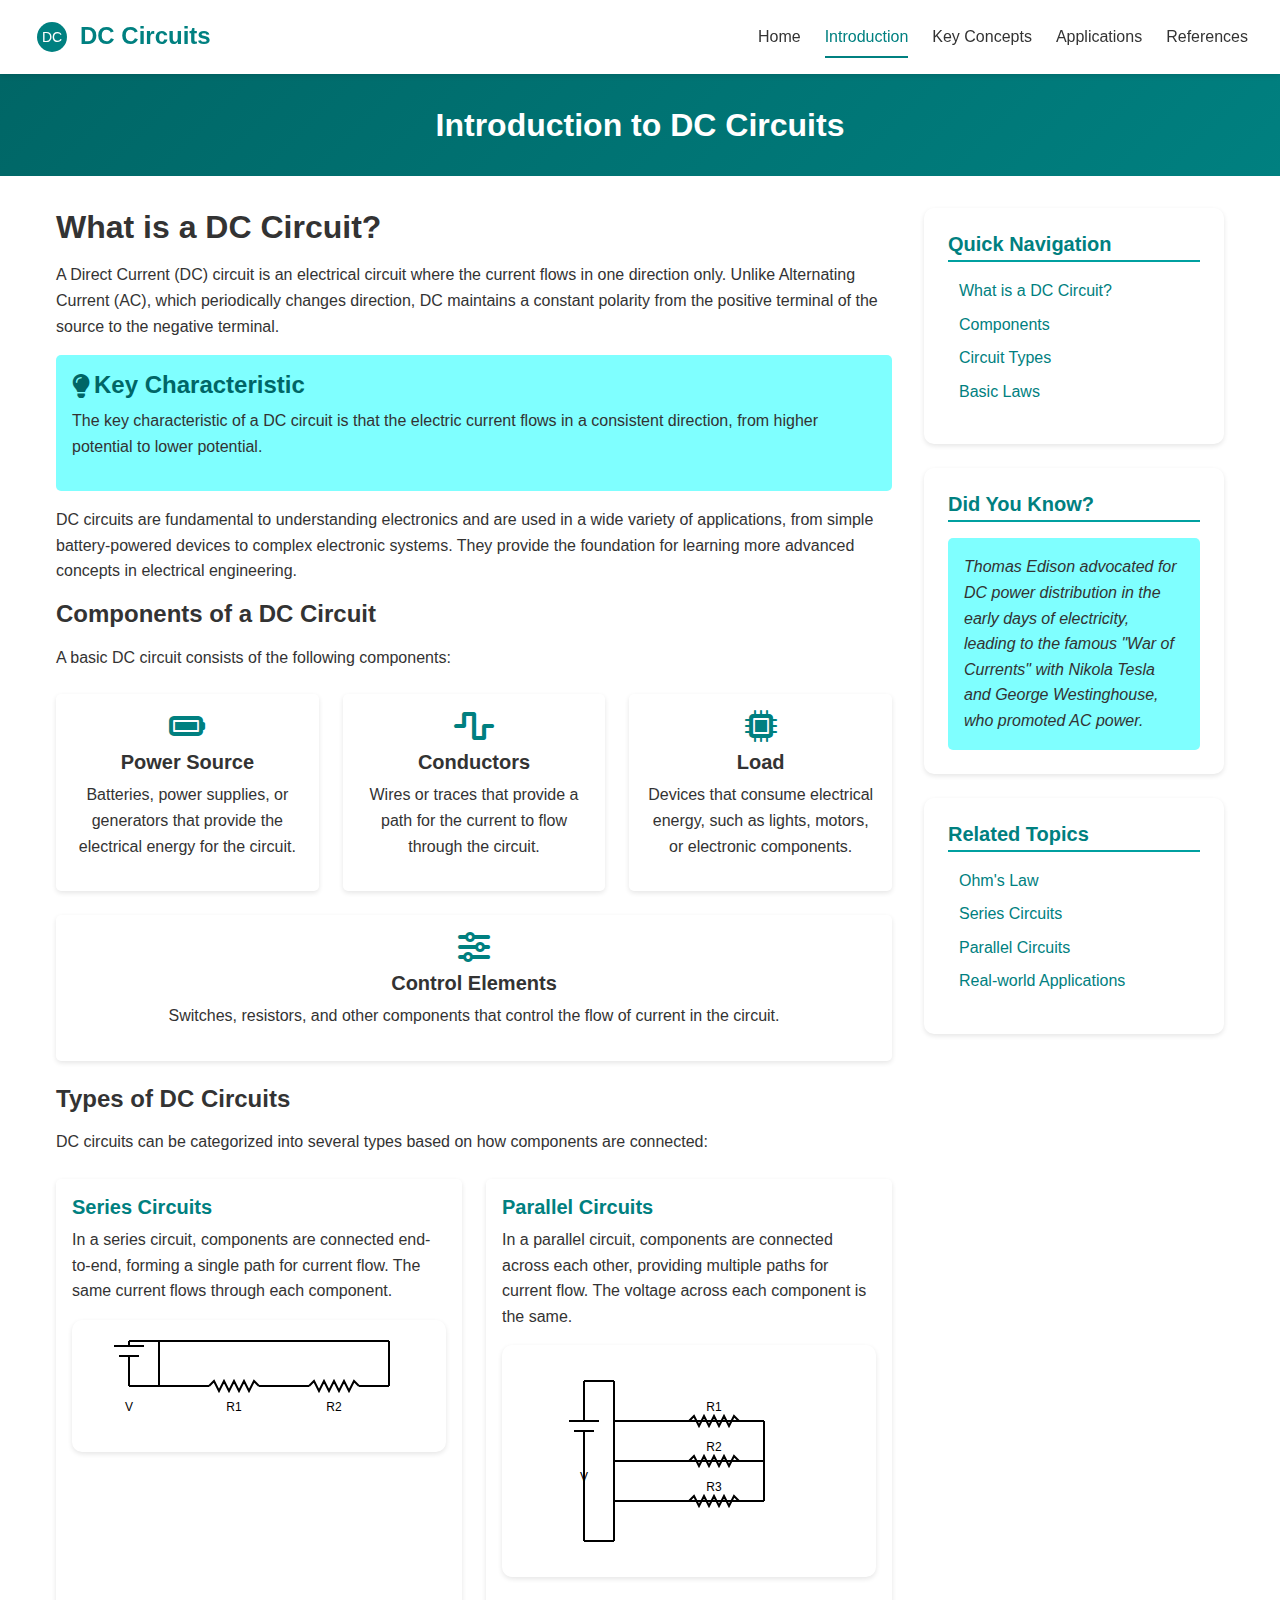
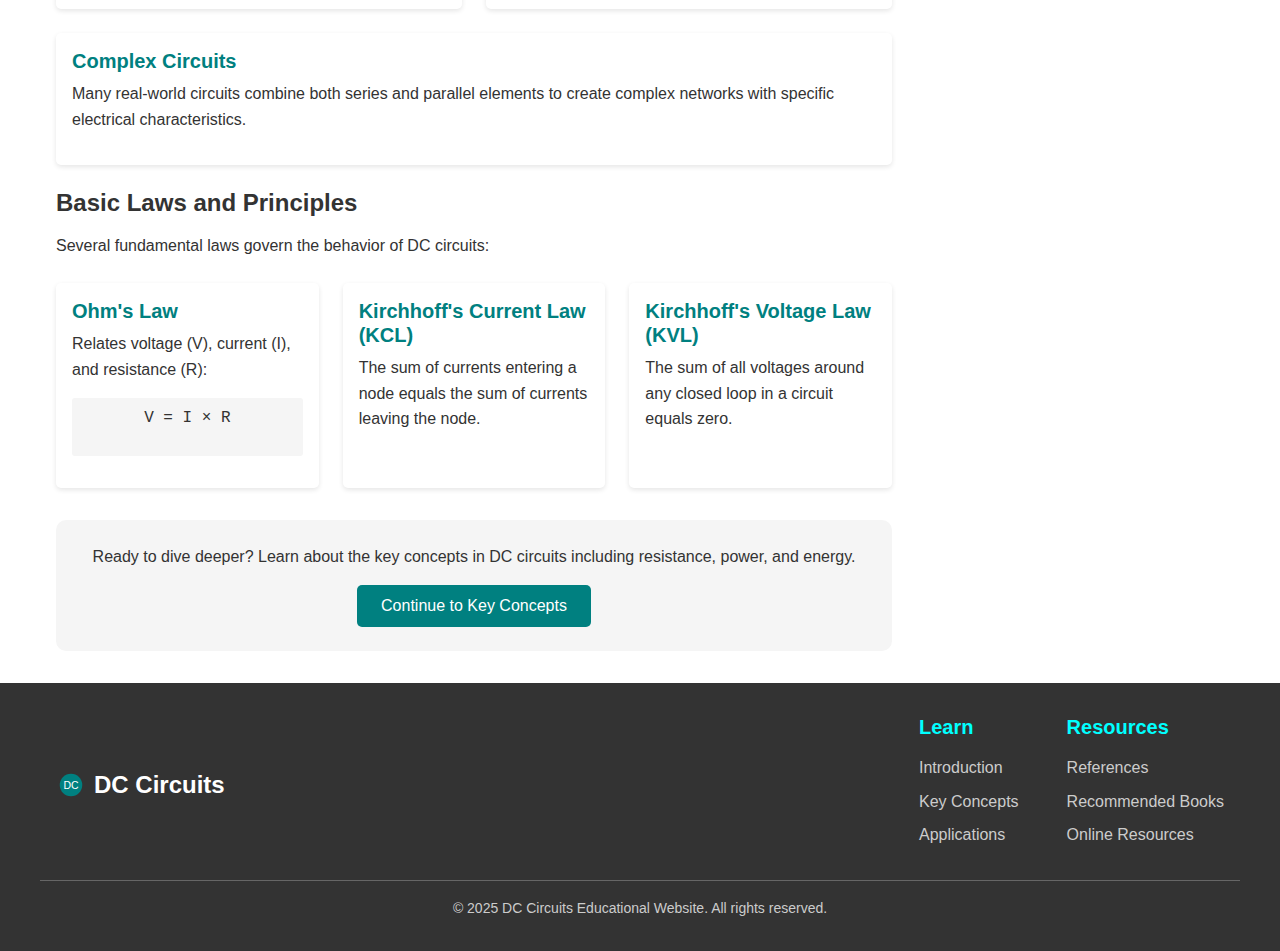
<file: introduction.html>
<!DOCTYPE html>
<html lang="en">
<head>
    <meta charset="UTF-8">
    <meta name="viewport" content="width=device-width, initial-scale=1.0">
    <title>DC Circuits | Introduction</title>
    <link rel="stylesheet" href="css/style.css">
    <link rel="stylesheet" href="https://cdnjs.cloudflare.com/ajax/libs/font-awesome/6.0.0-beta3/css/all.min.css">
</head>
<body>
    <header>
        <div class="logo">
            <svg width="40" height="40" viewBox="0 0 40 40">
                <circle cx="20" cy="20" r="15" fill="#008080" />
                <text x="20" y="25" font-size="14" text-anchor="middle" fill="#fff">DC</text>
            </svg>
            <h1>DC Circuits</h1>
        </div>
        <nav>
            <div class="menu-toggle">
                <i class="fas fa-bars"></i>
            </div>
            <ul class="nav-links">
                <li><a href="index.html">Home</a></li>
                <li class="active"><a href="introduction.html">Introduction</a></li>
                <li><a href="key-concepts.html">Key Concepts</a></li>
                <li><a href="applications.html">Applications</a></li>
                <li><a href="references.html">References</a></li>
            
            </ul>
        </nav>
    </header>

    <main>
        <div class="page-banner">
            <h2>Introduction to DC Circuits</h2>
        </div>

        <section class="content-section">
            <div class="container">
                <div class="content-with-sidebar">
                    <div class="main-content">
                        <article>
                            <h2>What is a DC Circuit?</h2>
                            <p>A Direct Current (DC) circuit is an electrical circuit where the current flows in one direction only. Unlike Alternating Current (AC), which periodically changes direction, DC maintains a constant polarity from the positive terminal of the source to the negative terminal.</p>
                            
                            <div class="info-box">
                                <h3><i class="fas fa-lightbulb"></i> Key Characteristic</h3>
                                <p>The key characteristic of a DC circuit is that the electric current flows in a consistent direction, from higher potential to lower potential.</p>
                            </div>
                            
                            <p>DC circuits are fundamental to understanding electronics and are used in a wide variety of applications, from simple battery-powered devices to complex electronic systems. They provide the foundation for learning more advanced concepts in electrical engineering.</p>
                            
                            <h3>Components of a DC Circuit</h3>
                            <p>A basic DC circuit consists of the following components:</p>
                            
                            <div class="component-grid">
                                <div class="component-item">
                                    <i class="fas fa-battery-full"></i>
                                    <h4>Power Source</h4>
                                    <p>Batteries, power supplies, or generators that provide the electrical energy for the circuit.</p>
                                </div>
                                <div class="component-item">
                                    <i class="fas fa-wave-square"></i>
                                    <h4>Conductors</h4>
                                    <p>Wires or traces that provide a path for the current to flow through the circuit.</p>
                                </div>
                                <div class="component-item">
                                    <i class="fas fa-microchip"></i>
                                    <h4>Load</h4>
                                    <p>Devices that consume electrical energy, such as lights, motors, or electronic components.</p>
                                </div>
                                <div class="component-item">
                                    <i class="fas fa-sliders-h"></i>
                                    <h4>Control Elements</h4>
                                    <p>Switches, resistors, and other components that control the flow of current in the circuit.</p>
                                </div>
                            </div>
                            
                            <h3>Types of DC Circuits</h3>
                            <p>DC circuits can be categorized into several types based on how components are connected:</p>
                            
                            <div class="circuit-types">
                                <div class="circuit-type">
                                    <h4>Series Circuits</h4>
                                    <p>In a series circuit, components are connected end-to-end, forming a single path for current flow. The same current flows through each component.</p>
                                    <div class="circuit-diagram">
                                        <svg width="300" height="100" viewBox="0 0 300 100">
                                            <!-- Battery -->
                                            <line x1="20" y1="50" x2="20" y2="20" stroke="#000" stroke-width="2" />
                                            <line x1="10" y1="20" x2="30" y2="20" stroke="#000" stroke-width="2" />
                                            <line x1="5" y1="10" x2="35" y2="10" stroke="#000" stroke-width="2" />
                                            
                                            <!-- Wires -->
                                            <line x1="20" y1="10" x2="20" y2="5" stroke="#000" stroke-width="2" />
                                            <line x1="20" y1="5" x2="50" y2="5" stroke="#000" stroke-width="2" />
                                            <line x1="50" y1="5" x2="50" y2="50" stroke="#000" stroke-width="2" />
                                            <line x1="50" y1="50" x2="100" y2="50" stroke="#000" stroke-width="2" />
                                            <line x1="150" y1="50" x2="200" y2="50" stroke="#000" stroke-width="2" />
                                            <line x1="250" y1="50" x2="280" y2="50" stroke="#000" stroke-width="2" />
                                            <line x1="280" y1="50" x2="280" y2="5" stroke="#000" stroke-width="2" />
                                            <line x1="280" y1="5" x2="20" y2="5" stroke="#000" stroke-width="2" />
                                            <line x1="20" y1="50" x2="50" y2="50" stroke="#000" stroke-width="2" />
                                            
                                            <!-- Resistors -->
                                            <path d="M100,50 L105,45 L110,55 L115,45 L120,55 L125,45 L130,55 L135,45 L140,55 L145,45 L150,50" fill="none" stroke="#000" stroke-width="2" />
                                            <path d="M200,50 L205,45 L210,55 L215,45 L220,55 L225,45 L230,55 L235,45 L240,55 L245,45 L250,50" fill="none" stroke="#000" stroke-width="2" />
                                            
                                            <!-- Text Labels -->
                                            <text x="125" y="75" text-anchor="middle" font-size="12">R1</text>
                                            <text x="225" y="75" text-anchor="middle" font-size="12">R2</text>
                                            <text x="20" y="75" text-anchor="middle" font-size="12">V</text>
                                        </svg>
                                    </div>
                                </div>
                                
                                <div class="circuit-type">
                                    <h4>Parallel Circuits</h4>
                                    <p>In a parallel circuit, components are connected across each other, providing multiple paths for current flow. The voltage across each component is the same.</p>
                                    <div class="circuit-diagram">
                                        <svg width="250" height="200" viewBox="0 0 250 200">
                                            <!-- Battery -->
                                            <line x1="20" y1="100" x2="20" y2="70" stroke="#000" stroke-width="2" />
                                            <line x1="10" y1="70" x2="30" y2="70" stroke="#000" stroke-width="2" />
                                            <line x1="5" y1="60" x2="35" y2="60" stroke="#000" stroke-width="2" />
                                            
                                            <!-- Wires -->
                                            <line x1="20" y1="60" x2="20" y2="20" stroke="#000" stroke-width="2" />
                                            <line x1="20" y1="20" x2="50" y2="20" stroke="#000" stroke-width="2" />
                                            <line x1="50" y1="20" x2="50" y2="180" stroke="#000" stroke-width="2" />
                                            <line x1="50" y1="180" x2="20" y2="180" stroke="#000" stroke-width="2" />
                                            <line x1="20" y1="180" x2="20" y2="100" stroke="#000" stroke-width="2" />
                                            
                                            <!-- Branches -->
                                            <line x1="50" y1="60" x2="200" y2="60" stroke="#000" stroke-width="2" />
                                            <line x1="50" y1="100" x2="200" y2="100" stroke="#000" stroke-width="2" />
                                            <line x1="50" y1="140" x2="200" y2="140" stroke="#000" stroke-width="2" />
                                            
                                            <!-- Resistors -->
                                            <path d="M125,60 L130,55 L135,65 L140,55 L145,65 L150,55 L155,65 L160,55 L165,65 L170,55 L175,60" fill="none" stroke="#000" stroke-width="2" />
                                            <path d="M125,100 L130,95 L135,105 L140,95 L145,105 L150,95 L155,105 L160,95 L165,105 L170,95 L175,100" fill="none" stroke="#000" stroke-width="2" />
                                            <path d="M125,140 L130,135 L135,145 L140,135 L145,145 L150,135 L155,145 L160,135 L165,145 L170,135 L175,140" fill="none" stroke="#000" stroke-width="2" />
                                            
                                            <!-- Connector -->
                                            <line x1="200" y1="60" x2="200" y2="140" stroke="#000" stroke-width="2" />
                                            
                                            <!-- Text Labels -->
                                            <text x="150" y="50" text-anchor="middle" font-size="12">R1</text>
                                            <text x="150" y="90" text-anchor="middle" font-size="12">R2</text>
                                            <text x="150" y="130" text-anchor="middle" font-size="12">R3</text>
                                            <text x="20" y="120" text-anchor="middle" font-size="12">V</text>
                                        </svg>
                                    </div>
                                </div>
                                
                                <div class="circuit-type">
                                    <h4>Complex Circuits</h4>
                                    <p>Many real-world circuits combine both series and parallel elements to create complex networks with specific electrical characteristics.</p>
                                </div>
                            </div>
                            
                            <h3>Basic Laws and Principles</h3>
                            <p>Several fundamental laws govern the behavior of DC circuits:</p>
                            
                            <div class="laws-grid">
                                <div class="law-item">
                                    <h4>Ohm's Law</h4>
                                    <p>Relates voltage (V), current (I), and resistance (R):</p>
                                    <div class="formula">
                                        <p>V = I × R</p>
                                    </div>
                                </div>
                                <div class="law-item">
                                    <h4>Kirchhoff's Current Law (KCL)</h4>
                                    <p>The sum of currents entering a node equals the sum of currents leaving the node.</p>
                                </div>
                                <div class="law-item">
                                    <h4>Kirchhoff's Voltage Law (KVL)</h4>
                                    <p>The sum of all voltages around any closed loop in a circuit equals zero.</p>
                                </div>
                            </div>
                            
                            <div class="next-section">
                                <p>Ready to dive deeper? Learn about the key concepts in DC circuits including resistance, power, and energy.</p>
                                <a href="key-concepts.html" class="btn primary">Continue to Key Concepts</a>
                            </div>
                        </article>
                    </div>
                    
                    <aside class="sidebar">
                        <div class="sidebar-widget">
                            <h3>Quick Navigation</h3>
                            <ul>
                                <li><a href="#what-is-a-dc-circuit">What is a DC Circuit?</a></li>
                                <li><a href="#components-of-a-dc-circuit">Components</a></li>
                                <li><a href="#types-of-dc-circuits">Circuit Types</a></li>
                                <li><a href="#basic-laws-and-principles">Basic Laws</a></li>
                            </ul>
                        </div>
                        
                        <div class="sidebar-widget">
                            <h3>Did You Know?</h3>
                            <div class="fun-fact">
                                <p>Thomas Edison advocated for DC power distribution in the early days of electricity, leading to the famous "War of Currents" with Nikola Tesla and George Westinghouse, who promoted AC power.</p>
                            </div>
                        </div>
                        
                        <div class="sidebar-widget">
                            <h3>Related Topics</h3>
                            <ul>
                                <li><a href="key-concepts.html#ohms-law">Ohm's Law</a></li>
                                <li><a href="key-concepts.html#series-circuits">Series Circuits</a></li>
                                <li><a href="key-concepts.html#parallel-circuits">Parallel Circuits</a></li>
                                <li><a href="applications.html">Real-world Applications</a></li>
                            </ul>
                        </div>
                    </aside>
                </div>
            </div>
        </section>
    </main>

    <footer>
        <div class="footer-content">
            <div class="footer-logo">
                <svg width="30" height="30" viewBox="0 0 40 40">
                    <circle cx="20" cy="20" r="15" fill="#008080" />
                    <text x="20" y="25" font-size="14" text-anchor="middle" fill="#fff">DC</text>
                </svg>
                <h3>DC Circuits</h3>
            </div>
            <div class="footer-links">
                <div class="footer-col">
                    <h4>Learn</h4>
                    <ul>
                        <li><a href="introduction.html">Introduction</a></li>
                        <li><a href="key-concepts.html">Key Concepts</a></li>
                        <li><a href="applications.html">Applications</a></li>
                    </ul>
                </div>
                <div class="footer-col">
                    <h4>Resources</h4>
                    <ul>
                        <li><a href="references.html">References</a></li>
                        <li><a href="references.html#books">Recommended Books</a></li>
                        <li><a href="references.html#websites">Online Resources</a></li>
                    </ul>
                </div>
            </div>
        </div>
        <div class="footer-bottom">
            <p>&copy; 2025 DC Circuits Educational Website. All rights reserved.</p>
        </div>
    </footer>

    <script src="js/main.js"></script>
</body>
</html>
</file>
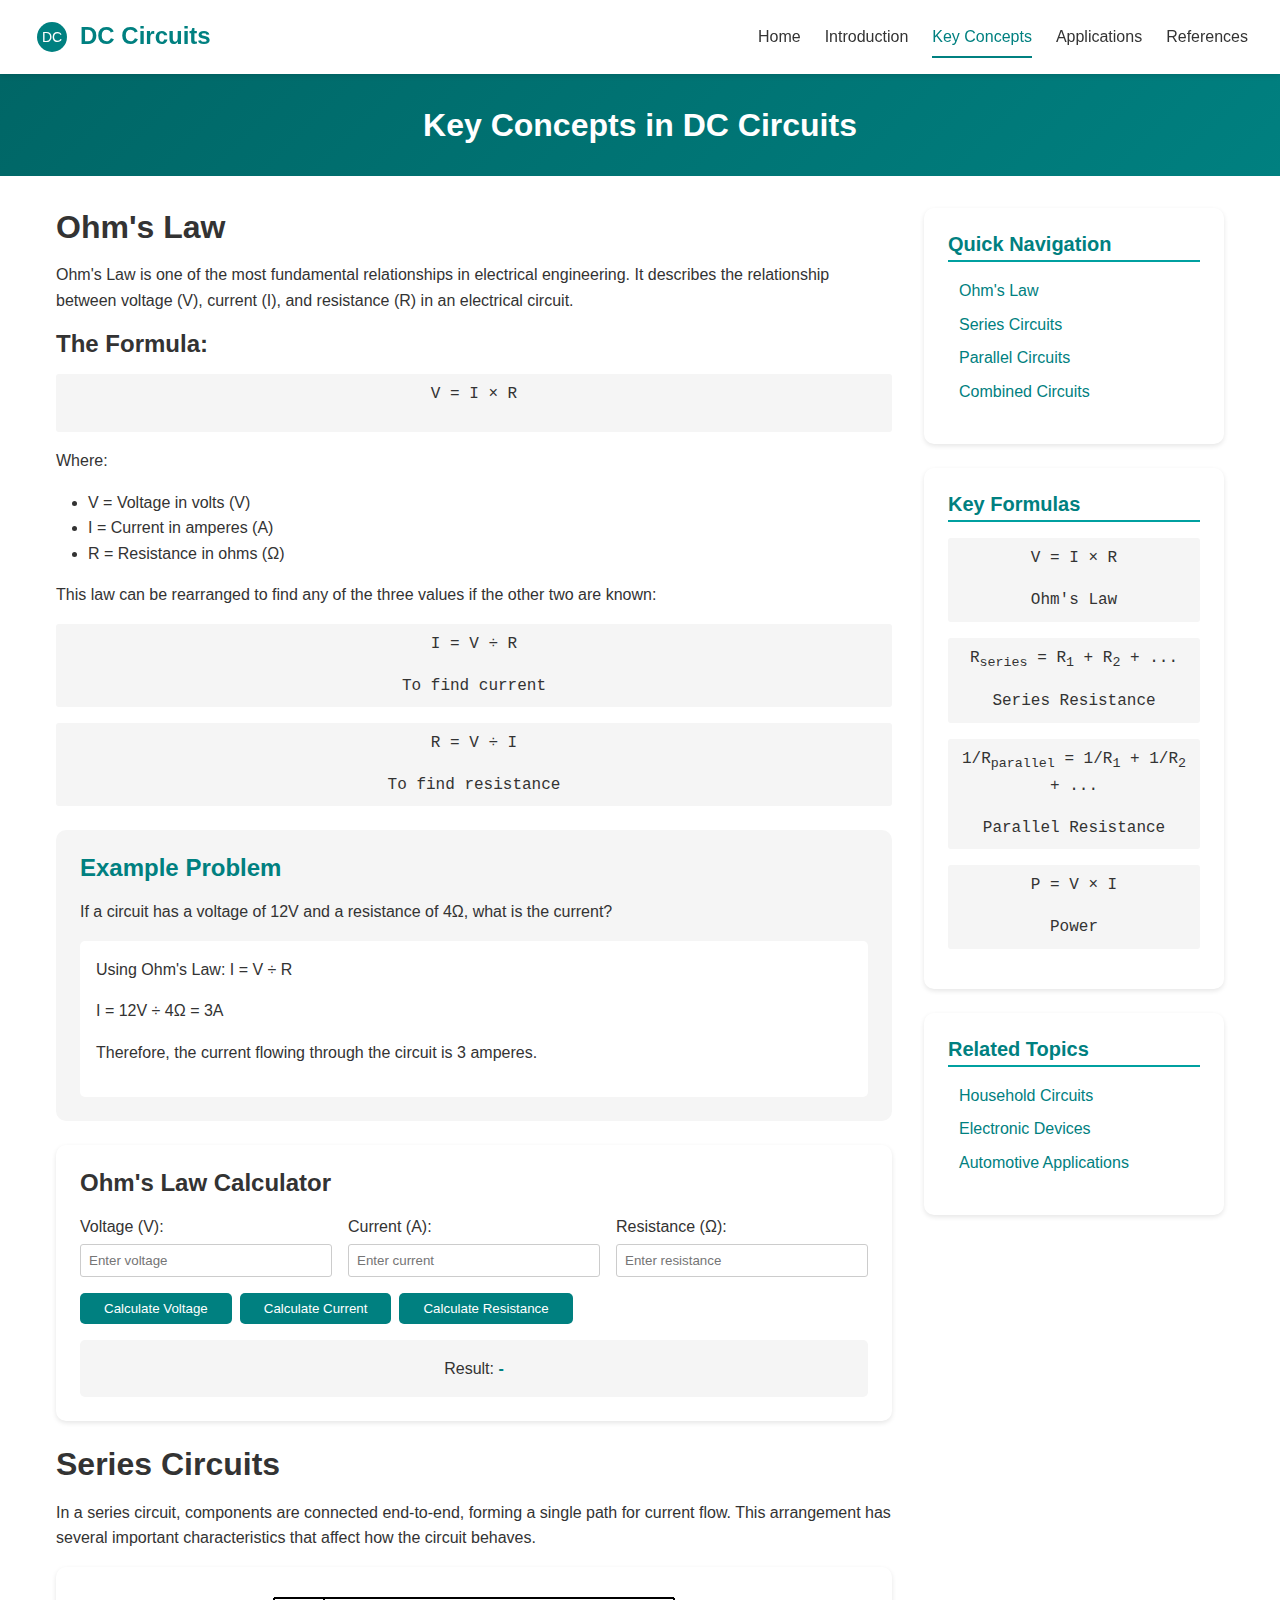
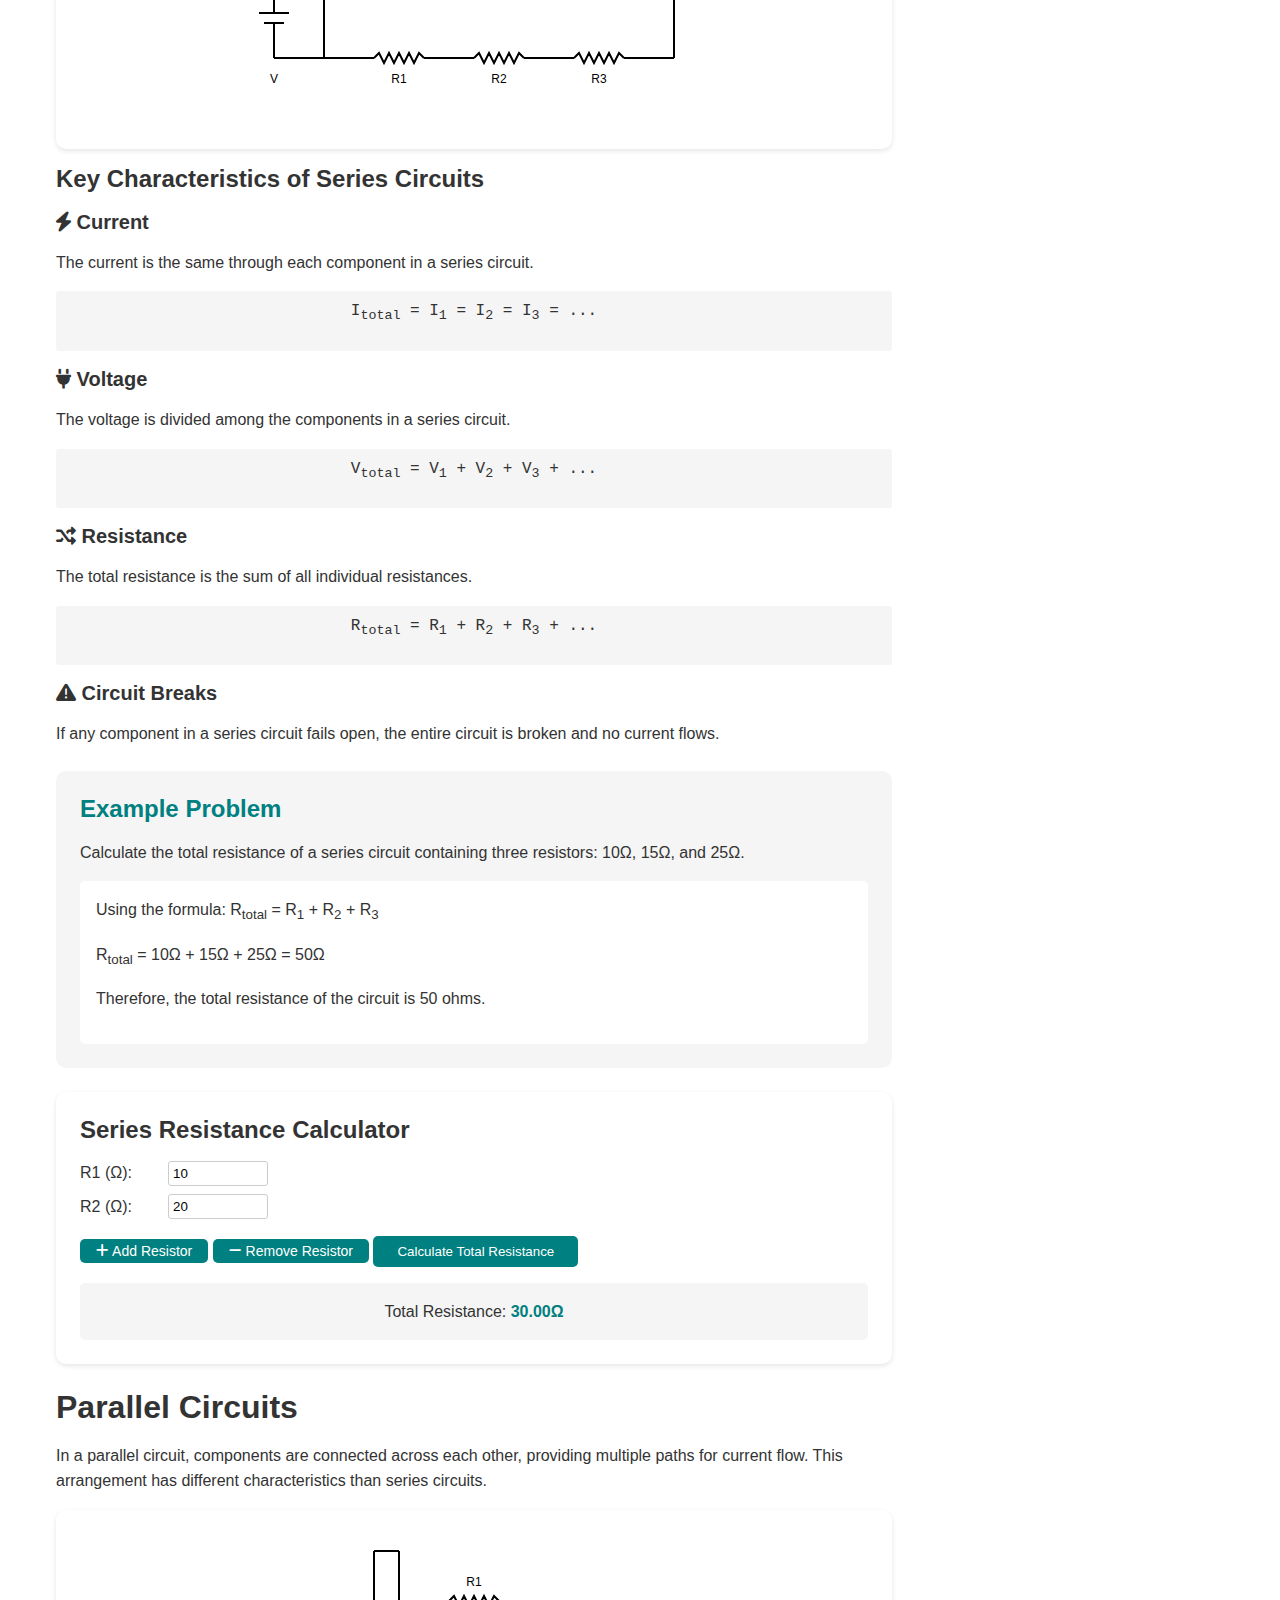
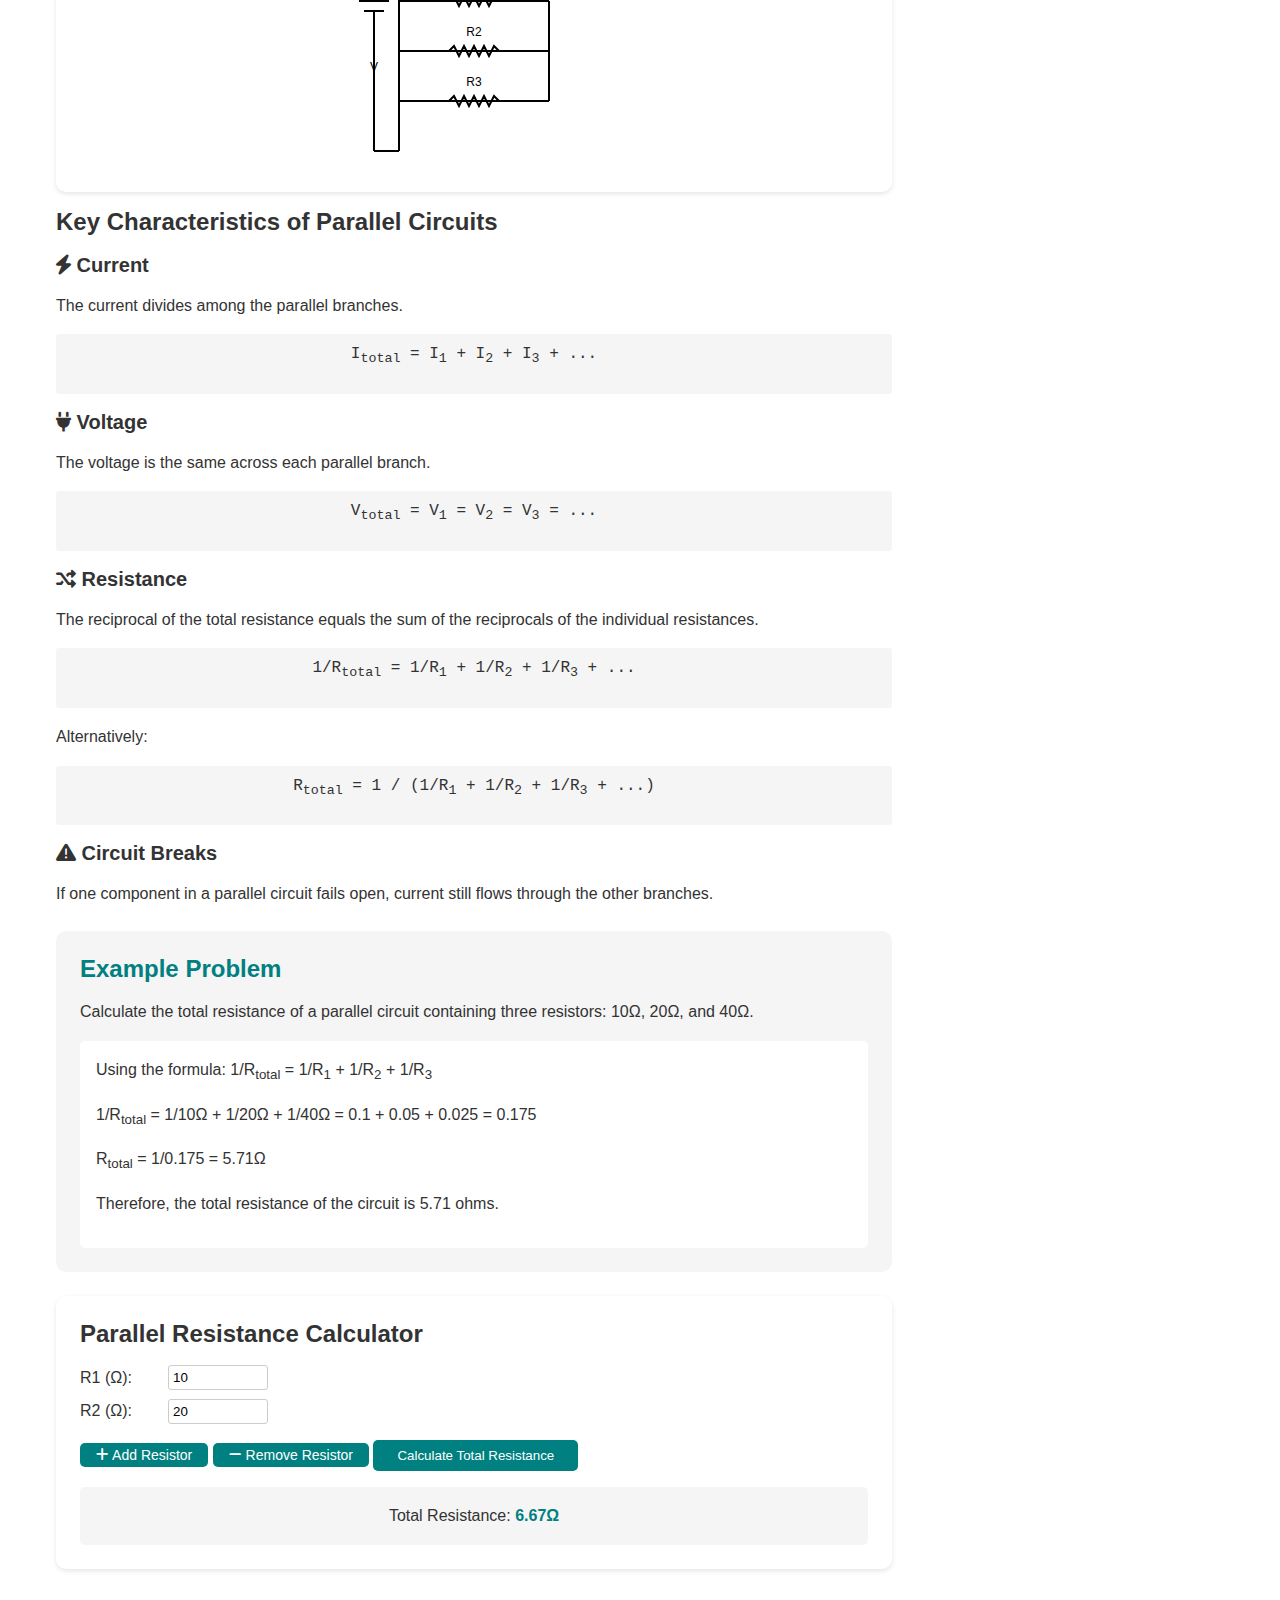
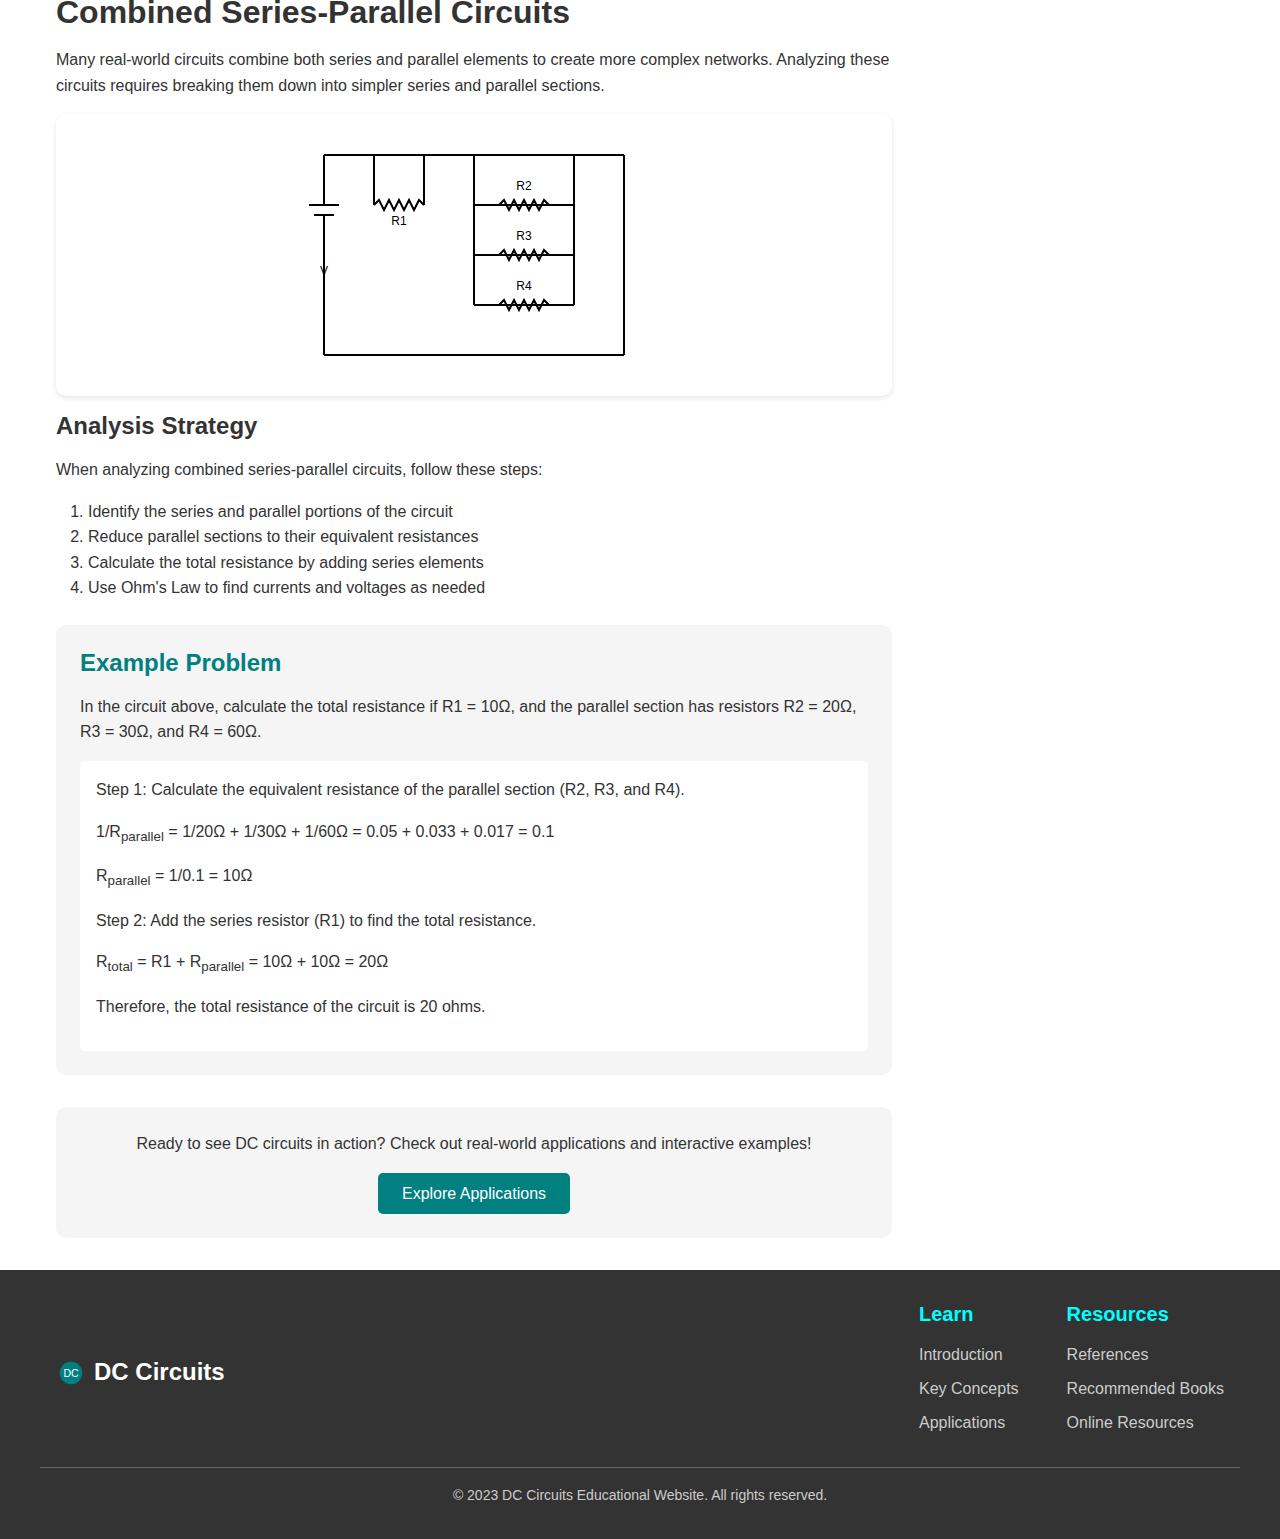
<file: key-concepts.html>
<!DOCTYPE html>
<html lang="en">
<head>
    <meta charset="UTF-8">
    <meta name="viewport" content="width=device-width, initial-scale=1.0">
    <title>DC Circuits | Key Concepts</title>
    <link rel="stylesheet" href="css/style.css">
    <link rel="stylesheet" href="https://cdnjs.cloudflare.com/ajax/libs/font-awesome/6.0.0-beta3/css/all.min.css">
</head>
<body>
    <header>
        <div class="logo">
            <svg width="40" height="40" viewBox="0 0 40 40">
                <circle cx="20" cy="20" r="15" fill="#008080" />
                <text x="20" y="25" font-size="14" text-anchor="middle" fill="#fff">DC</text>
            </svg>
            <h1>DC Circuits</h1>
        </div>
        <nav>
            <div class="menu-toggle">
                <i class="fas fa-bars"></i>
            </div>
            <ul class="nav-links">
                <li><a href="index.html">Home</a></li>
                <li><a href="introduction.html">Introduction</a></li>
                <li class="active"><a href="key-concepts.html">Key Concepts</a></li>
                <li><a href="applications.html">Applications</a></li>
                <li><a href="references.html">References</a></li>
             
            </ul>
        </nav>
    </header>

    <main>
        <div class="page-banner">
            <h2>Key Concepts in DC Circuits</h2>
        </div>

        <section class="content-section">
            <div class="container">
                <div class="content-with-sidebar">
                    <div class="main-content">
                        <article>
                            <section id="ohms-law">
                                <h2>Ohm's Law</h2>
                                <p>Ohm's Law is one of the most fundamental relationships in electrical engineering. It describes the relationship between voltage (V), current (I), and resistance (R) in an electrical circuit.</p>
                                
                                <div class="formula-block">
                                    <h3>The Formula:</h3>
                                    <div class="formula">
                                        <p>V = I × R</p>
                                    </div>
                                    <p>Where:</p>
                                    <ul>
                                        <li>V = Voltage in volts (V)</li>
                                        <li>I = Current in amperes (A)</li>
                                        <li>R = Resistance in ohms (Ω)</li>
                                    </ul>
                                </div>
                                
                                <p>This law can be rearranged to find any of the three values if the other two are known:</p>
                                
                                <div class="formula-variations">
                                    <div class="formula">
                                        <p>I = V ÷ R</p>
                                        <span>To find current</span>
                                    </div>
                                    <div class="formula">
                                        <p>R = V ÷ I</p>
                                        <span>To find resistance</span>
                                    </div>
                                </div>
                                
                                <div class="example-box">
                                    <h3>Example Problem</h3>
                                    <p>If a circuit has a voltage of 12V and a resistance of 4Ω, what is the current?</p>
                                    <div class="solution">
                                        <p>Using Ohm's Law: I = V ÷ R</p>
                                        <p>I = 12V ÷ 4Ω = 3A</p>
                                        <p>Therefore, the current flowing through the circuit is 3 amperes.</p>
                                    </div>
                                </div>
                                
                                <div class="ohms-law-calculator">
                                    <h3>Ohm's Law Calculator</h3>
                                    <div class="calculator-inputs">
                                        <div class="input-group">
                                            <label for="voltage">Voltage (V):</label>
                                            <input type="number" id="voltage" placeholder="Enter voltage">
                                        </div>
                                        <div class="input-group">
                                            <label for="current">Current (A):</label>
                                            <input type="number" id="current" placeholder="Enter current">
                                        </div>
                                        <div class="input-group">
                                            <label for="resistance">Resistance (Ω):</label>
                                            <input type="number" id="resistance" placeholder="Enter resistance">
                                        </div>
                                    </div>
                                    <div class="calculator-buttons">
                                        <button id="calc-voltage" class="btn">Calculate Voltage</button>
                                        <button id="calc-current" class="btn">Calculate Current</button>
                                        <button id="calc-resistance" class="btn">Calculate Resistance</button>
                                    </div>
                                    <div class="calculator-result">
                                        <p>Result: <span id="ohm-result">-</span></p>
                                    </div>
                                </div>
                            </section>
                            
                            <section id="series-circuits">
                                <h2>Series Circuits</h2>
                                <p>In a series circuit, components are connected end-to-end, forming a single path for current flow. This arrangement has several important characteristics that affect how the circuit behaves.</p>
                                
                                <div class="circuit-diagram">
                                    <svg width="500" height="150" viewBox="0 0 500 150">
                                        <!-- Battery -->
                                        <line x1="50" y1="75" x2="50" y2="40" stroke="#000" stroke-width="2" />
                                        <line x1="40" y1="40" x2="60" y2="40" stroke="#000" stroke-width="2" />
                                        <line x1="35" y1="30" x2="65" y2="30" stroke="#000" stroke-width="2" />
                                        
                                        <!-- Wires -->
                                        <line x1="50" y1="30" x2="50" y2="15" stroke="#000" stroke-width="2" />
                                        <line x1="50" y1="15" x2="100" y2="15" stroke="#000" stroke-width="2" />
                                        <line x1="100" y1="15" x2="100" y2="75" stroke="#000" stroke-width="2" />
                                        <line x1="100" y1="75" x2="150" y2="75" stroke="#000" stroke-width="2" />
                                        <line x1="200" y1="75" x2="250" y2="75" stroke="#000" stroke-width="2" />
                                        <line x1="300" y1="75" x2="350" y2="75" stroke="#000" stroke-width="2" />
                                        <line x1="400" y1="75" x2="450" y2="75" stroke="#000" stroke-width="2" />
                                        <line x1="450" y1="75" x2="450" y2="15" stroke="#000" stroke-width="2" />
                                        <line x1="450" y1="15" x2="50" y2="15" stroke="#000" stroke-width="2" />
                                        <line x1="50" y1="75" x2="100" y2="75" stroke="#000" stroke-width="2" />
                                        
                                        <!-- Resistors -->
                                        <path d="M150,75 L155,70 L160,80 L165,70 L170,80 L175,70 L180,80 L185,70 L190,80 L195,70 L200,75" fill="none" stroke="#000" stroke-width="2" />
                                        <path d="M250,75 L255,70 L260,80 L265,70 L270,80 L275,70 L280,80 L285,70 L290,80 L295,70 L300,75" fill="none" stroke="#000" stroke-width="2" />
                                        <path d="M350,75 L355,70 L360,80 L365,70 L370,80 L375,70 L380,80 L385,70 L390,80 L395,70 L400,75" fill="none" stroke="#000" stroke-width="2" />
                                        
                                        <!-- Text Labels -->
                                        <text x="175" y="100" text-anchor="middle" font-size="12">R1</text>
                                        <text x="275" y="100" text-anchor="middle" font-size="12">R2</text>
                                        <text x="375" y="100" text-anchor="middle" font-size="12">R3</text>
                                        <text x="50" y="100" text-anchor="middle" font-size="12">V</text>
                                    </svg>
                                </div>
                                
                                <h3>Key Characteristics of Series Circuits</h3>
                                
                                <div class="characteristics-grid">
                                    <div class="characteristic-item">
                                        <h4><i class="fas fa-bolt"></i> Current</h4>
                                        <p>The current is the same through each component in a series circuit.</p>
                                        <div class="formula">
                                            <p>I<sub>total</sub> = I<sub>1</sub> = I<sub>2</sub> = I<sub>3</sub> = ...</p>
                                        </div>
                                    </div>
                                    
                                    <div class="characteristic-item">
                                        <h4><i class="fas fa-plug"></i> Voltage</h4>
                                        <p>The voltage is divided among the components in a series circuit.</p>
                                        <div class="formula">
                                            <p>V<sub>total</sub> = V<sub>1</sub> + V<sub>2</sub> + V<sub>3</sub> + ...</p>
                                        </div>
                                    </div>
                                    
                                    <div class="characteristic-item">
                                        <h4><i class="fas fa-random"></i> Resistance</h4>
                                        <p>The total resistance is the sum of all individual resistances.</p>
                                        <div class="formula">
                                            <p>R<sub>total</sub> = R<sub>1</sub> + R<sub>2</sub> + R<sub>3</sub> + ...</p>
                                        </div>
                                    </div>
                                    
                                    <div class="characteristic-item">
                                        <h4><i class="fas fa-exclamation-triangle"></i> Circuit Breaks</h4>
                                        <p>If any component in a series circuit fails open, the entire circuit is broken and no current flows.</p>
                                    </div>
                                </div>
                                
                                <div class="example-box">
                                    <h3>Example Problem</h3>
                                    <p>Calculate the total resistance of a series circuit containing three resistors: 10Ω, 15Ω, and 25Ω.</p>
                                    <div class="solution">
                                        <p>Using the formula: R<sub>total</sub> = R<sub>1</sub> + R<sub>2</sub> + R<sub>3</sub></p>
                                        <p>R<sub>total</sub> = 10Ω + 15Ω + 25Ω = 50Ω</p>
                                        <p>Therefore, the total resistance of the circuit is 50 ohms.</p>
                                    </div>
                                </div>
                                
                                <div class="series-calculator">
                                    <h3>Series Resistance Calculator</h3>
                                    <div class="resistor-inputs" id="series-resistor-inputs">
                                        <div class="resistor-input">
                                            <label for="series-r1">R1 (Ω):</label>
                                            <input type="number" id="series-r1" placeholder="Enter resistance" value="10">
                                        </div>
                                        <div class="resistor-input">
                                            <label for="series-r2">R2 (Ω):</label>
                                            <input type="number" id="series-r2" placeholder="Enter resistance" value="20">
                                        </div>
                                    </div>
                                    <div class="calculator-controls">
                                        <button id="add-series-resistor" class="btn small"><i class="fas fa-plus"></i> Add Resistor</button>
                                        <button id="remove-series-resistor" class="btn small"><i class="fas fa-minus"></i> Remove Resistor</button>
                                        <button id="calculate-series" class="btn">Calculate Total Resistance</button>
                                    </div>
                                    <div class="calculator-result">
                                        <p>Total Resistance: <span id="series-result">30Ω</span></p>
                                    </div>
                                </div>
                            </section>
                            
                            <section id="parallel-circuits">
                                <h2>Parallel Circuits</h2>
                                <p>In a parallel circuit, components are connected across each other, providing multiple paths for current flow. This arrangement has different characteristics than series circuits.</p>
                                
                                <div class="circuit-diagram">
                                    <svg width="300" height="250" viewBox="0 0 300 250">
                                        <!-- Battery -->
                                        <line x1="50" y1="125" x2="50" y2="85" stroke="#000" stroke-width="2" />
                                        <line x1="40" y1="85" x2="60" y2="85" stroke="#000" stroke-width="2" />
                                        <line x1="35" y1="75" x2="65" y2="75" stroke="#000" stroke-width="2" />
                                        
                                        <!-- Wires -->
                                        <line x1="50" y1="75" x2="50" y2="25" stroke="#000" stroke-width="2" />
                                        <line x1="50" y1="25" x2="75" y2="25" stroke="#000" stroke-width="2" />
                                        <line x1="75" y1="25" x2="75" y2="225" stroke="#000" stroke-width="2" />
                                        <line x1="75" y1="225" x2="50" y2="225" stroke="#000" stroke-width="2" />
                                        <line x1="50" y1="225" x2="50" y2="125" stroke="#000" stroke-width="2" />
                                        
                                        <!-- Branching points -->
                                        <line x1="75" y1="75" x2="225" y2="75" stroke="#000" stroke-width="2" />
                                        <line x1="75" y1="125" x2="225" y2="125" stroke="#000" stroke-width="2" />
                                        <line x1="75" y1="175" x2="225" y2="175" stroke="#000" stroke-width="2" />
                                        
                                        <!-- Resistors -->
                                        <path d="M125,75 L130,70 L135,80 L140,70 L145,80 L150,70 L155,80 L160,70 L165,80 L170,70 L175,75" fill="none" stroke="#000" stroke-width="2" />
                                        <path d="M125,125 L130,120 L135,130 L140,120 L145,130 L150,120 L155,130 L160,120 L165,130 L170,120 L175,125" fill="none" stroke="#000" stroke-width="2" />
                                        <path d="M125,175 L130,170 L135,180 L140,170 L145,180 L150,170 L155,180 L160,170 L165,180 L170,170 L175,175" fill="none" stroke="#000" stroke-width="2" />
                                        
                                        <!-- Connector wires to right -->
                                        <line x1="225" y1="75" x2="225" y2="175" stroke="#000" stroke-width="2" />
                                        
                                        <!-- Text Labels -->
                                        <text x="150" y="60" text-anchor="middle" font-size="12">R1</text>
                                        <text x="150" y="110" text-anchor="middle" font-size="12">R2</text>
                                        <text x="150" y="160" text-anchor="middle" font-size="12">R3</text>
                                        <text x="50" y="145" text-anchor="middle" font-size="12">V</text>
                                    </svg>
                                </div>
                                
                                <h3>Key Characteristics of Parallel Circuits</h3>
                                
                                <div class="characteristics-grid">
                                    <div class="characteristic-item">
                                        <h4><i class="fas fa-bolt"></i> Current</h4>
                                        <p>The current divides among the parallel branches.</p>
                                        <div class="formula">
                                            <p>I<sub>total</sub> = I<sub>1</sub> + I<sub>2</sub> + I<sub>3</sub> + ...</p>
                                        </div>
                                    </div>
                                    
                                    <div class="characteristic-item">
                                        <h4><i class="fas fa-plug"></i> Voltage</h4>
                                        <p>The voltage is the same across each parallel branch.</p>
                                        <div class="formula">
                                            <p>V<sub>total</sub> = V<sub>1</sub> = V<sub>2</sub> = V<sub>3</sub> = ...</p>
                                        </div>
                                    </div>
                                    
                                    <div class="characteristic-item">
                                        <h4><i class="fas fa-random"></i> Resistance</h4>
                                        <p>The reciprocal of the total resistance equals the sum of the reciprocals of the individual resistances.</p>
                                        <div class="formula">
                                            <p>1/R<sub>total</sub> = 1/R<sub>1</sub> + 1/R<sub>2</sub> + 1/R<sub>3</sub> + ...</p>
                                        </div>
                                        <p>Alternatively:</p>
                                        <div class="formula">
                                            <p>R<sub>total</sub> = 1 / (1/R<sub>1</sub> + 1/R<sub>2</sub> + 1/R<sub>3</sub> + ...)</p>
                                        </div>
                                    </div>
                                    
                                    <div class="characteristic-item">
                                        <h4><i class="fas fa-exclamation-triangle"></i> Circuit Breaks</h4>
                                        <p>If one component in a parallel circuit fails open, current still flows through the other branches.</p>
                                    </div>
                                </div>
                                
                                <div class="example-box">
                                    <h3>Example Problem</h3>
                                    <p>Calculate the total resistance of a parallel circuit containing three resistors: 10Ω, 20Ω, and 40Ω.</p>
                                    <div class="solution">
                                        <p>Using the formula: 1/R<sub>total</sub> = 1/R<sub>1</sub> + 1/R<sub>2</sub> + 1/R<sub>3</sub></p>
                                        <p>1/R<sub>total</sub> = 1/10Ω + 1/20Ω + 1/40Ω = 0.1 + 0.05 + 0.025 = 0.175</p>
                                        <p>R<sub>total</sub> = 1/0.175 = 5.71Ω</p>
                                        <p>Therefore, the total resistance of the circuit is 5.71 ohms.</p>
                                    </div>
                                </div>
                                
                                <div class="parallel-calculator">
                                    <h3>Parallel Resistance Calculator</h3>
                                    <div class="resistor-inputs" id="parallel-resistor-inputs">
                                        <div class="resistor-input">
                                            <label for="parallel-r1">R1 (Ω):</label>
                                            <input type="number" id="parallel-r1" placeholder="Enter resistance" value="10">
                                        </div>
                                        <div class="resistor-input">
                                            <label for="parallel-r2">R2 (Ω):</label>
                                            <input type="number" id="parallel-r2" placeholder="Enter resistance" value="20">
                                        </div>
                                    </div>
                                    <div class="calculator-controls">
                                        <button id="add-parallel-resistor" class="btn small"><i class="fas fa-plus"></i> Add Resistor</button>
                                        <button id="remove-parallel-resistor" class="btn small"><i class="fas fa-minus"></i> Remove Resistor</button>
                                        <button id="calculate-parallel" class="btn">Calculate Total Resistance</button>
                                    </div>
                                    <div class="calculator-result">
                                        <p>Total Resistance: <span id="parallel-result">6.67Ω</span></p>
                                    </div>
                                </div>
                            </section>
                            
                            <section id="combined-circuits">
                                <h2>Combined Series-Parallel Circuits</h2>
                                <p>Many real-world circuits combine both series and parallel elements to create more complex networks. Analyzing these circuits requires breaking them down into simpler series and parallel sections.</p>
                                
                                <div class="circuit-diagram">
                                    <svg width="400" height="250" viewBox="0 0 400 250">
                                        <!-- Battery -->
                                        <line x1="50" y1="125" x2="50" y2="85" stroke="#000" stroke-width="2" />
                                        <line x1="40" y1="85" x2="60" y2="85" stroke="#000" stroke-width="2" />
                                        <line x1="35" y1="75" x2="65" y2="75" stroke="#000" stroke-width="2" />
                                        
                                        <!-- Main horizontal wires -->
                                        <line x1="50" y1="75" x2="50" y2="25" stroke="#000" stroke-width="2" />
                                        <line x1="50" y1="25" x2="350" y2="25" stroke="#000" stroke-width="2" />
                                        <line x1="350" y1="25" x2="350" y2="225" stroke="#000" stroke-width="2" />
                                        <line x1="350" y1="225" x2="50" y2="225" stroke="#000" stroke-width="2" />
                                        <line x1="50" y1="225" x2="50" y2="125" stroke="#000" stroke-width="2" />
                                        
                                        <!-- R1 (series) -->
                                        <line x1="100" y1="25" x2="100" y2="75" stroke="#000" stroke-width="2" />
                                        <path d="M100,75 L105,70 L110,80 L115,70 L120,80 L125,70 L130,80 L135,70 L140,80 L145,70 L150,75" fill="none" stroke="#000" stroke-width="2" />
                                        <line x1="150" y1="75" x2="150" y2="25" stroke="#000" stroke-width="2" />
                                        <text x="125" y="95" text-anchor="middle" font-size="12">R1</text>
                                        
                                        <!-- Parallel section -->
                                        <line x1="200" y1="25" x2="200" y2="75" stroke="#000" stroke-width="2" />
                                        <line x1="200" y1="75" x2="200" y2="175" stroke="#000" stroke-width="2" />
                                        <line x1="200" y1="175" x2="300" y2="175" stroke="#000" stroke-width="2" />
                                        <line x1="200" y1="125" x2="300" y2="125" stroke="#000" stroke-width="2" />
                                        <line x1="200" y1="75" x2="300" y2="75" stroke="#000" stroke-width="2" />
                                        <line x1="300" y1="75" x2="300" y2="175" stroke="#000" stroke-width="2" />
                                        <line x1="300" y1="25" x2="300" y2="75" stroke="#000" stroke-width="2" />
                                        
                                        <!-- Resistors in parallel -->
                                        <path d="M225,75 L230,70 L235,80 L240,70 L245,80 L250,70 L255,80 L260,70 L265,80 L270,70 L275,75" fill="none" stroke="#000" stroke-width="2" />
                                        <path d="M225,125 L230,120 L235,130 L240,120 L245,130 L250,120 L255,130 L260,120 L265,130 L270,120 L275,125" fill="none" stroke="#000" stroke-width="2" />
                                        <path d="M225,175 L230,170 L235,180 L240,170 L245,180 L250,170 L255,180 L260,170 L265,180 L270,170 L275,175" fill="none" stroke="#000" stroke-width="2" />
                                        
                                        <!-- Text Labels -->
                                        <text x="250" y="60" text-anchor="middle" font-size="12">R2</text>
                                        <text x="250" y="110" text-anchor="middle" font-size="12">R3</text>
                                        <text x="250" y="160" text-anchor="middle" font-size="12">R4</text>
                                        <text x="50" y="145" text-anchor="middle" font-size="12">V</text>
                                    </svg>
                                </div>
                                
                                <h3>Analysis Strategy</h3>
                                <p>When analyzing combined series-parallel circuits, follow these steps:</p>
                                
                                <ol class="analysis-steps">
                                    <li>Identify the series and parallel portions of the circuit</li>
                                    <li>Reduce parallel sections to their equivalent resistances</li>
                                    <li>Calculate the total resistance by adding series elements</li>
                                    <li>Use Ohm's Law to find currents and voltages as needed</li>
                                </ol>
                                
                                <div class="example-box">
                                    <h3>Example Problem</h3>
                                    <p>In the circuit above, calculate the total resistance if R1 = 10Ω, and the parallel section has resistors R2 = 20Ω, R3 = 30Ω, and R4 = 60Ω.</p>
                                    <div class="solution">
                                        <p>Step 1: Calculate the equivalent resistance of the parallel section (R2, R3, and R4).</p>
                                        <p>1/R<sub>parallel</sub> = 1/20Ω + 1/30Ω + 1/60Ω = 0.05 + 0.033 + 0.017 = 0.1</p>
                                        <p>R<sub>parallel</sub> = 1/0.1 = 10Ω</p>
                                        <p>Step 2: Add the series resistor (R1) to find the total resistance.</p>
                                        <p>R<sub>total</sub> = R1 + R<sub>parallel</sub> = 10Ω + 10Ω = 20Ω</p>
                                        <p>Therefore, the total resistance of the circuit is 20 ohms.</p>
                                    </div>
                                </div>
                            </section>
                            
                            <div class="next-section">
                                <p>Ready to see DC circuits in action? Check out real-world applications and interactive examples!</p>
                                <a href="applications.html" class="btn primary">Explore Applications</a>
                            </div>
                        </article>
                    </div>
                    
                    <aside class="sidebar">
                        <div class="sidebar-widget">
                            <h3>Quick Navigation</h3>
                            <ul>
                                <li><a href="#ohms-law">Ohm's Law</a></li>
                                <li><a href="#series-circuits">Series Circuits</a></li>
                                <li><a href="#parallel-circuits">Parallel Circuits</a></li>
                                <li><a href="#combined-circuits">Combined Circuits</a></li>
                            </ul>
                        </div>
                        
                        <div class="sidebar-widget">
                            <h3>Key Formulas</h3>
                            <div class="formula">
                                <p>V = I × R</p>
                                <span>Ohm's Law</span>
                            </div>
                            <div class="formula">
                                <p>R<sub>series</sub> = R<sub>1</sub> + R<sub>2</sub> + ...</p>
                                <span>Series Resistance</span>
                            </div>
                            <div class="formula">
                                <p>1/R<sub>parallel</sub> = 1/R<sub>1</sub> + 1/R<sub>2</sub> + ...</p>
                                <span>Parallel Resistance</span>
                            </div>
                            <div class="formula">
                                <p>P = V × I</p>
                                <span>Power</span>
                            </div>
                        </div>
                        
                        <div class="sidebar-widget">
                            <h3>Related Topics</h3>
                            <ul>
                                <li><a href="applications.html#household">Household Circuits</a></li>
                                <li><a href="applications.html#electronic-devices">Electronic Devices</a></li>
                                <li><a href="applications.html#automotive">Automotive Applications</a></li>
                            </ul>
                        </div>
                    </aside>
                </div>
            </div>
        </section>
    </main>

    <footer>
        <div class="footer-content">
            <div class="footer-logo">
                <svg width="30" height="30" viewBox="0 0 40 40">
                    <circle cx="20" cy="20" r="15" fill="#008080" />
                    <text x="20" y="25" font-size="14" text-anchor="middle" fill="#fff">DC</text>
                </svg>
                <h3>DC Circuits</h3>
            </div>
            <div class="footer-links">
                <div class="footer-col">
                    <h4>Learn</h4>
                    <ul>
                        <li><a href="introduction.html">Introduction</a></li>
                        <li><a href="key-concepts.html">Key Concepts</a></li>
                        <li><a href="applications.html">Applications</a></li>
                    </ul>
                </div>
                <div class="footer-col">
                    <h4>Resources</h4>
                    <ul>
                        <li><a href="references.html">References</a></li>
                        <li><a href="references.html#books">Recommended Books</a></li>
                        <li><a href="references.html#websites">Online Resources</a></li>
                    </ul>
                </div>
            </div>
        </div>
        <div class="footer-bottom">
            <p>&copy; 2023 DC Circuits Educational Website. All rights reserved.</p>
        </div>
    </footer>

    <script src="js/main.js"></script>
    <script src="js/circuit-simulator.js"></script>
</body>
</html>
</file>
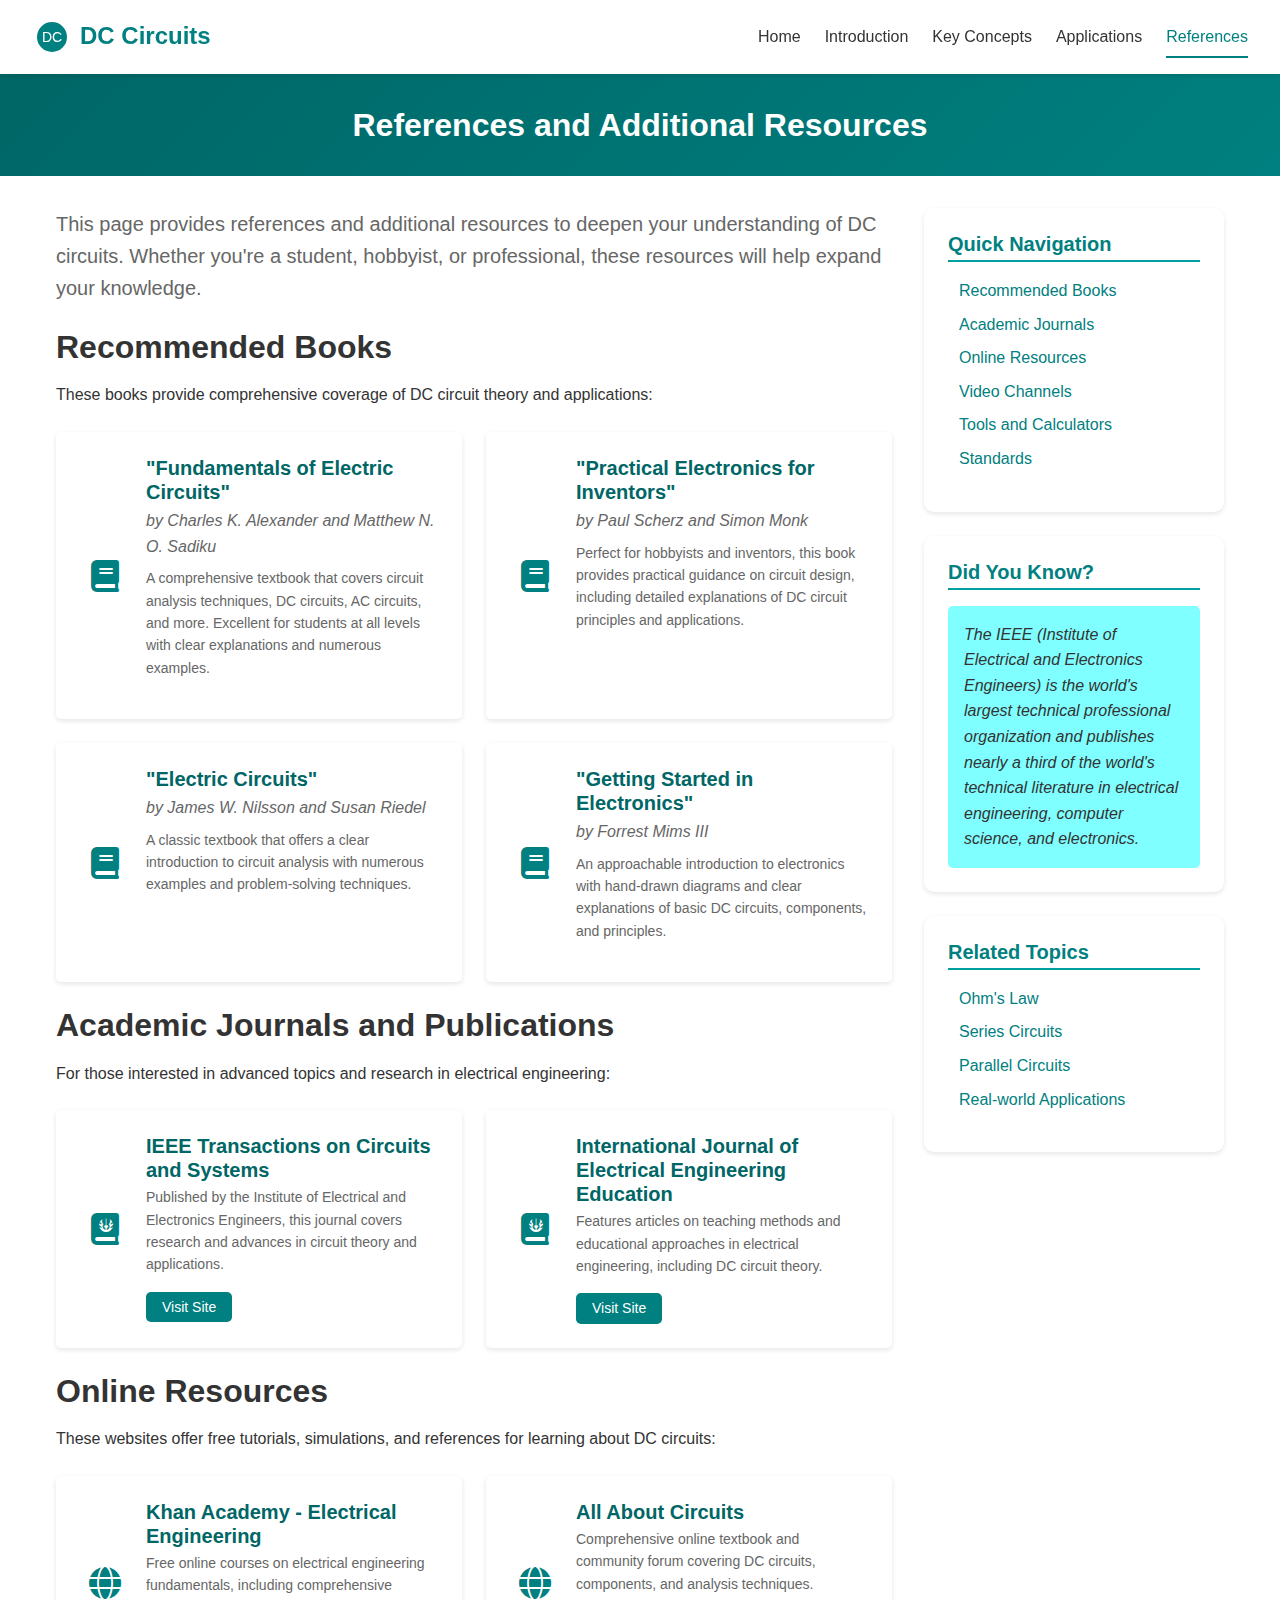
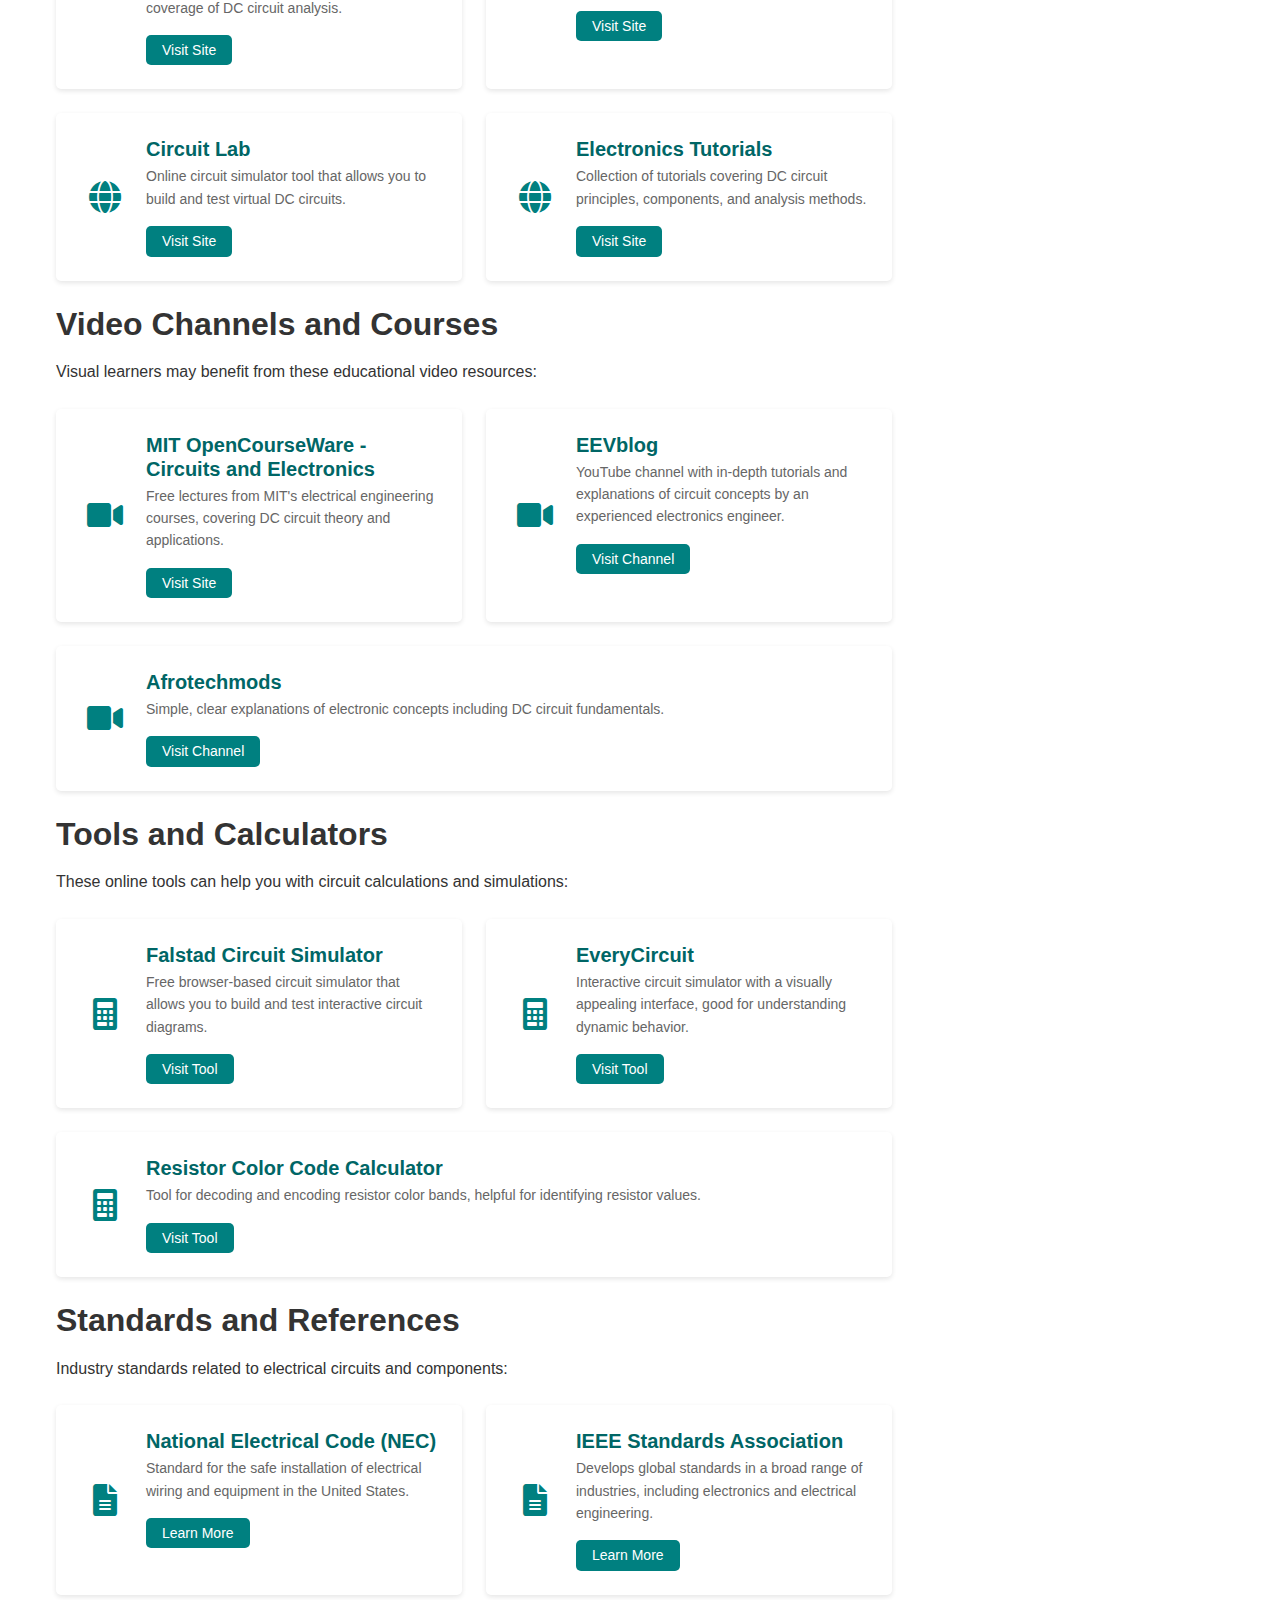
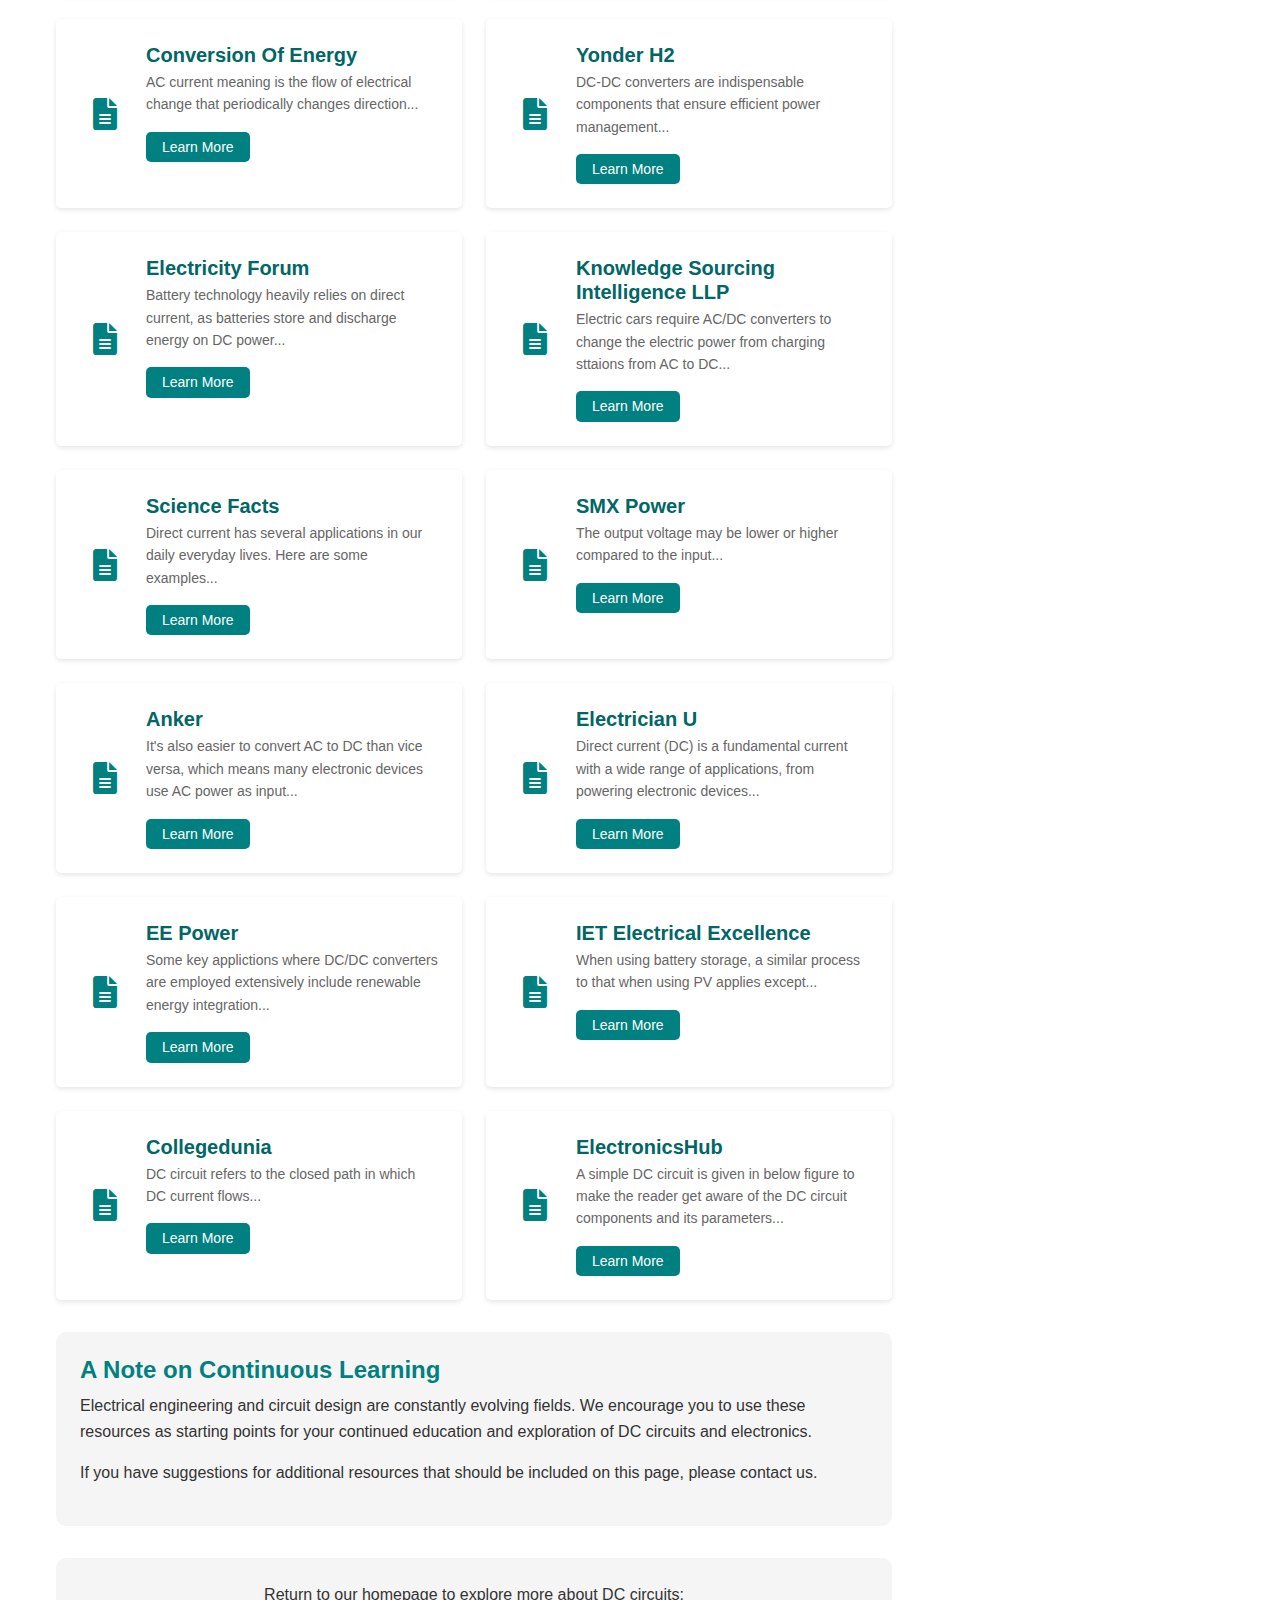
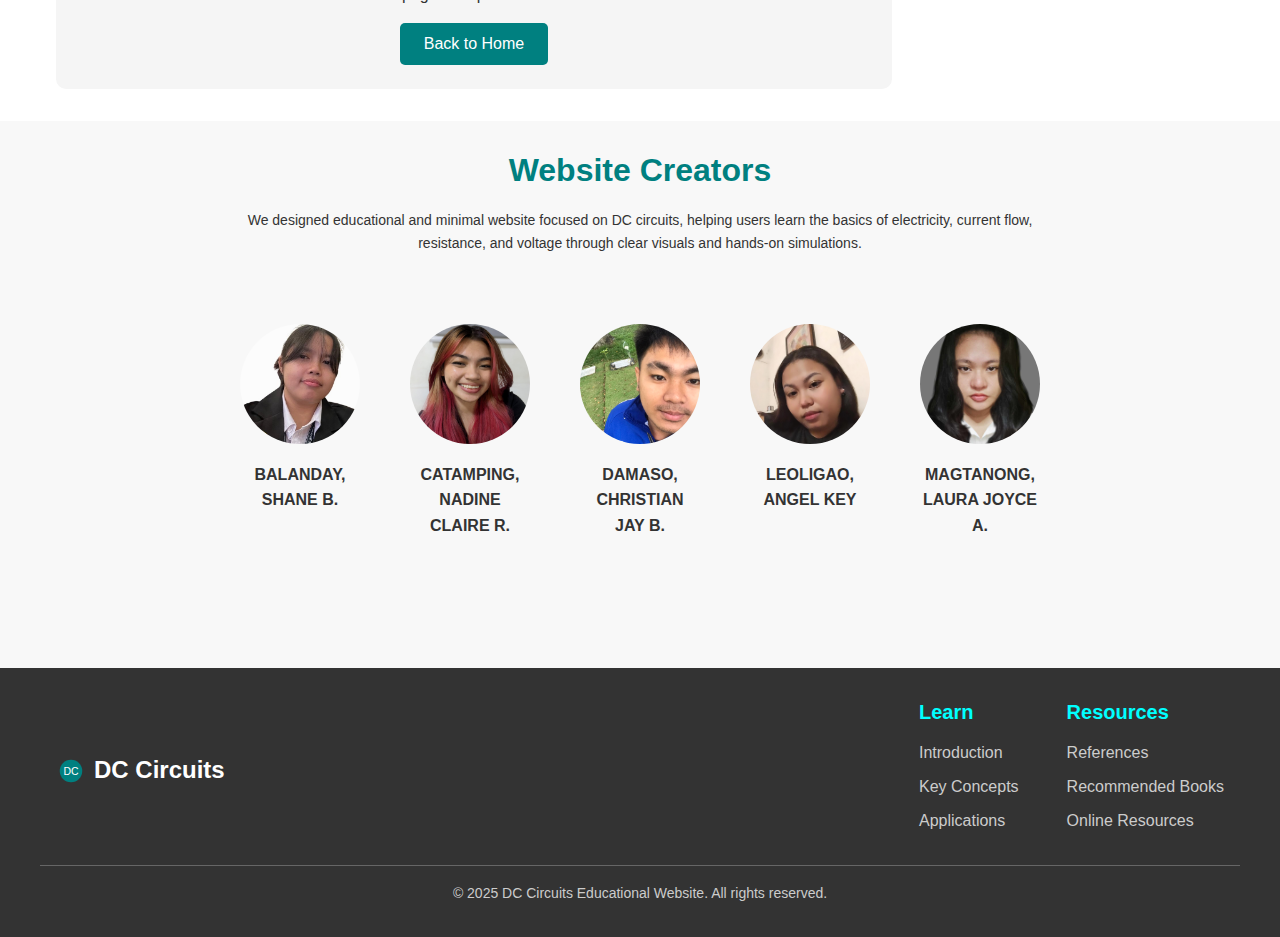
<file: references.html>
<!DOCTYPE html>
<html lang="en">
<head>
    <meta charset="UTF-8">
    <meta name="viewport" content="width=device-width, initial-scale=1.0">
    <title>DC Circuits | References</title>
    <link rel="stylesheet" href="css/style.css">
    <link rel="stylesheet" href="https://cdnjs.cloudflare.com/ajax/libs/font-awesome/6.0.0-beta3/css/all.min.css">
</head>
<body>
    <header>
        <div class="logo">
            <svg width="40" height="40" viewBox="0 0 40 40">
                <circle cx="20" cy="20" r="15" fill="#008080" />
                <text x="20" y="25" font-size="14" text-anchor="middle" fill="#fff">DC</text>
            </svg>
            <h1>DC Circuits</h1>
        </div>
        <nav>
            <div class="menu-toggle">
                <i class="fas fa-bars"></i>
            </div>
            <ul class="nav-links">
                <li><a href="index.html">Home</a></li>
                <li><a href="introduction.html">Introduction</a></li>
                <li><a href="key-concepts.html">Key Concepts</a></li>
                <li><a href="applications.html">Applications</a></li>
                <li class="active"><a href="references.html">References</a></li>
               
            </ul>
        </nav>
    </header>

    <main>
        <div class="page-banner">
            <h2>References and Additional Resources</h2>
        </div>

        <section class="content-section">
            <div class="container">
                <div class="content-with-sidebar">
                    <div class="main-content">
                        <article>
                            <p class="intro-text">This page provides references and additional resources to deepen your understanding of DC circuits. Whether you're a student, hobbyist, or professional, these resources will help expand your knowledge.</p>
                            
                            <section id="books">
                                <h2>Recommended Books</h2>
                                <p>These books provide comprehensive coverage of DC circuit theory and applications:</p>
                                
                                <div class="reference-grid">
                                    <div class="reference-item">
                                        <div class="reference-icon">
                                            <i class="fas fa-book"></i>
                                        </div>
                                        <div class="reference-details">
                                            <h3>"Fundamentals of Electric Circuits"</h3>
                                            <p class="author">by Charles K. Alexander and Matthew N. O. Sadiku</p>
                                            <p class="description">A comprehensive textbook that covers circuit analysis techniques, DC circuits, AC circuits, and more. Excellent for students at all levels with clear explanations and numerous examples.</p>
                                        </div>
                                    </div>
                                    
                                    <div class="reference-item">
                                        <div class="reference-icon">
                                            <i class="fas fa-book"></i>
                                        </div>
                                        <div class="reference-details">
                                            <h3>"Practical Electronics for Inventors"</h3>
                                            <p class="author">by Paul Scherz and Simon Monk</p>
                                            <p class="description">Perfect for hobbyists and inventors, this book provides practical guidance on circuit design, including detailed explanations of DC circuit principles and applications.</p>
                                        </div>
                                    </div>
                                    
                                    <div class="reference-item">
                                        <div class="reference-icon">
                                            <i class="fas fa-book"></i>
                                        </div>
                                        <div class="reference-details">
                                            <h3>"Electric Circuits"</h3>
                                            <p class="author">by James W. Nilsson and Susan Riedel</p>
                                            <p class="description">A classic textbook that offers a clear introduction to circuit analysis with numerous examples and problem-solving techniques.</p>
                                        </div>
                                    </div>
                                    
                                    <div class="reference-item">
                                        <div class="reference-icon">
                                            <i class="fas fa-book"></i>
                                        </div>
                                        <div class="reference-details">
                                            <h3>"Getting Started in Electronics"</h3>
                                            <p class="author">by Forrest Mims III</p>
                                            <p class="description">An approachable introduction to electronics with hand-drawn diagrams and clear explanations of basic DC circuits, components, and principles.</p>
                                        </div>
                                    </div>
                                </div>
                            </section>
                            
                            <section id="journals">
                                <h2>Academic Journals and Publications</h2>
                                <p>For those interested in advanced topics and research in electrical engineering:</p>
                                
                                <div class="reference-grid">
                                    <div class="reference-item">
                                        <div class="reference-icon">
                                            <i class="fas fa-journal-whills"></i>
                                        </div>
                                        <div class="reference-details">
                                            <h3>IEEE Transactions on Circuits and Systems</h3>
                                            <p class="description">Published by the Institute of Electrical and Electronics Engineers, this journal covers research and advances in circuit theory and applications.</p>
                                            <a href="https://www.ieee.org/publications/index.html" target="_blank" class="btn small">Visit Site</a>
                                        </div>
                                    </div>
                                    
                                    <div class="reference-item">
                                        <div class="reference-icon">
                                            <i class="fas fa-journal-whills"></i>
                                        </div>
                                        <div class="reference-details">
                                            <h3>International Journal of Electrical Engineering Education</h3>
                                            <p class="description">Features articles on teaching methods and educational approaches in electrical engineering, including DC circuit theory.</p>
                                            <a href="https://journals.sagepub.com/home/ije" target="_blank" class="btn small">Visit Site</a>
                                        </div>
                                    </div>
                                </div>
                            </section>
                            
                            <section id="websites">
                                <h2>Online Resources</h2>
                                <p>These websites offer free tutorials, simulations, and references for learning about DC circuits:</p>
                                
                                <div class="reference-grid">
                                    <div class="reference-item">
                                        <div class="reference-icon">
                                            <i class="fas fa-globe"></i>
                                        </div>
                                        <div class="reference-details">
                                            <h3>Khan Academy - Electrical Engineering</h3>
                                            <p class="description">Free online courses on electrical engineering fundamentals, including comprehensive coverage of DC circuit analysis.</p>
                                            <a href="https://www.khanacademy.org/science/electrical-engineering" target="_blank" class="btn small">Visit Site</a>
                                        </div>
                                    </div>
                                    
                                    <div class="reference-item">
                                        <div class="reference-icon">
                                            <i class="fas fa-globe"></i>
                                        </div>
                                        <div class="reference-details">
                                            <h3>All About Circuits</h3>
                                            <p class="description">Comprehensive online textbook and community forum covering DC circuits, components, and analysis techniques.</p>
                                            <a href="https://www.allaboutcircuits.com/" target="_blank" class="btn small">Visit Site</a>
                                        </div>
                                    </div>
                                    
                                    <div class="reference-item">
                                        <div class="reference-icon">
                                            <i class="fas fa-globe"></i>
                                        </div>
                                        <div class="reference-details">
                                            <h3>Circuit Lab</h3>
                                            <p class="description">Online circuit simulator tool that allows you to build and test virtual DC circuits.</p>
                                            <a href="https://www.circuitlab.com/" target="_blank" class="btn small">Visit Site</a>
                                        </div>
                                    </div>
                                    
                                    <div class="reference-item">
                                        <div class="reference-icon">
                                            <i class="fas fa-globe"></i>
                                        </div>
                                        <div class="reference-details">
                                            <h3>Electronics Tutorials</h3>
                                            <p class="description">Collection of tutorials covering DC circuit principles, components, and analysis methods.</p>
                                            <a href="https://www.electronics-tutorials.ws/" target="_blank" class="btn small">Visit Site</a>
                                        </div>
                                    </div>
                                </div>
                            </section>
                            
                            <section id="videos">
                                <h2>Video Channels and Courses</h2>
                                <p>Visual learners may benefit from these educational video resources:</p>
                                
                                <div class="reference-grid">
                                    <div class="reference-item">
                                        <div class="reference-icon">
                                            <i class="fas fa-video"></i>
                                        </div>
                                        <div class="reference-details">
                                            <h3>MIT OpenCourseWare - Circuits and Electronics</h3>
                                            <p class="description">Free lectures from MIT's electrical engineering courses, covering DC circuit theory and applications.</p>
                                            <a href="https://ocw.mit.edu/courses/electrical-engineering-and-computer-science/6-002-circuits-and-electronics-spring-2007/" target="_blank" class="btn small">Visit Site</a>
                                        </div>
                                    </div>
                                    
                                    <div class="reference-item">
                                        <div class="reference-icon">
                                            <i class="fas fa-video"></i>
                                        </div>
                                        <div class="reference-details">
                                            <h3>EEVblog</h3>
                                            <p class="description">YouTube channel with in-depth tutorials and explanations of circuit concepts by an experienced electronics engineer.</p>
                                            <a href="https://www.youtube.com/c/EevblogDave" target="_blank" class="btn small">Visit Channel</a>
                                        </div>
                                    </div>
                                    
                                    <div class="reference-item">
                                        <div class="reference-icon">
                                            <i class="fas fa-video"></i>
                                        </div>
                                        <div class="reference-details">
                                            <h3>Afrotechmods</h3>
                                            <p class="description">Simple, clear explanations of electronic concepts including DC circuit fundamentals.</p>
                                            <a href="https://www.youtube.com/user/Afrotechmods" target="_blank" class="btn small">Visit Channel</a>
                                        </div>
                                    </div>
                                </div>
                            </section>
                            
                            <section id="tools">
                                <h2>Tools and Calculators</h2>
                                <p>These online tools can help you with circuit calculations and simulations:</p>
                                
                                <div class="reference-grid">
                                    <div class="reference-item">
                                        <div class="reference-icon">
                                            <i class="fas fa-calculator"></i>
                                        </div>
                                        <div class="reference-details">
                                            <h3>Falstad Circuit Simulator</h3>
                                            <p class="description">Free browser-based circuit simulator that allows you to build and test interactive circuit diagrams.</p>
                                            <a href="https://www.falstad.com/circuit/" target="_blank" class="btn small">Visit Tool</a>
                                        </div>
                                    </div>
                                    
                                    <div class="reference-item">
                                        <div class="reference-icon">
                                            <i class="fas fa-calculator"></i>
                                        </div>
                                        <div class="reference-details">
                                            <h3>EveryCircuit</h3>
                                            <p class="description">Interactive circuit simulator with a visually appealing interface, good for understanding dynamic behavior.</p>
                                            <a href="https://everycircuit.com/" target="_blank" class="btn small">Visit Tool</a>
                                        </div>
                                    </div>
                                    
                                    <div class="reference-item">
                                        <div class="reference-icon">
                                            <i class="fas fa-calculator"></i>
                                        </div>
                                        <div class="reference-details">
                                            <h3>Resistor Color Code Calculator</h3>
                                            <p class="description">Tool for decoding and encoding resistor color bands, helpful for identifying resistor values.</p>
                                            <a href="https://www.digikey.com/en/resources/conversion-calculators/conversion-calculator-resistor-color-code" target="_blank" class="btn small">Visit Tool</a>
                                        </div>
                                    </div>
                                </div>
                            </section>
                            
                            <section id="standards">
                                <h2>Standards and References</h2>
                                <p>Industry standards related to electrical circuits and components:</p>
                                
                                <div class="reference-grid">
                                    <div class="reference-item">
                                        <div class="reference-icon">
                                            <i class="fas fa-file-alt"></i>
                                        </div>
                                        <div class="reference-details">
                                            <h3>National Electrical Code (NEC)</h3>
                                            <p class="description">Standard for the safe installation of electrical wiring and equipment in the United States.</p>
                                            <a href="https://www.nfpa.org/codes-and-standards/all-codes-and-standards/list-of-codes-and-standards/detail?code=70" target="_blank" class="btn small">Learn More</a>
                                        </div>
                                    </div>
                                    
                                    <div class="reference-item">
                                        <div class="reference-icon">
                                            <i class="fas fa-file-alt"></i>
                                        </div>
                                        <div class="reference-details">
                                            <h3>IEEE Standards Association</h3>
                                            <p class="description">Develops global standards in a broad range of industries, including electronics and electrical engineering.</p>
                                            <a href="https://standards.ieee.org/" target="_blank" class="btn small">Learn More</a>
                                        </div>
                                    </div>

                                        <div class="reference-item">
                                        <div class="reference-icon">
                                            <i class="fas fa-file-alt"></i>
                                        </div>
                                        <div class="reference-details">
                                            <h3>Conversion Of Energy</h3>
                                            <p class="description">AC current meaning is the flow of electrical change that periodically changes direction...</p>
                                            <a href="https://conversionofenergy.com/what-is-dc-electricity/" target="_blank" class="btn small">Learn More</a>
                                        </div>

                                    </div>

                                        <div class="reference-item">
                                        <div class="reference-icon">
                                            <i class="fas fa-file-alt"></i>
                                        </div>
                                        <div class="reference-details">
                                            <h3>Yonder H2</h3>
                                            <p class="description">DC-DC converters are indispensable components that ensure efficient power management...</p>
                                            <a href="https://yonderh2.com/dc-dc-converter/" target="_blank" class="btn small">Learn More</a>
                                        </div>

                                    </div>

                                        <div class="reference-item">
                                        <div class="reference-icon">
                                            <i class="fas fa-file-alt"></i>
                                        </div>
                                        <div class="reference-details">
                                            <h3>Electricity Forum</h3>
                                            <p class="description">Battery technology heavily relies on direct current, as batteries store and discharge energy on DC power...</p>
                                            <a href="https://electricityforum.com/" target="_blank" class="btn small">Learn More</a>
                                        </div>

                                    </div>

                                        <div class="reference-item">
                                        <div class="reference-icon">
                                            <i class="fas fa-file-alt"></i>
                                        </div>
                                        <div class="reference-details">
                                            <h3>Knowledge Sourcing Intelligence LLP </h3>
                                            <p class="description">Electric cars require AC/DC converters to change the electric power from charging sttaions from AC to DC...</p>
                                            <a href="https://www.knowledge-sourcing.com/resources/thought-articles/top-10-applications-of-ac-dc-converters/" target="_blank" class="btn small">Learn More</a>
                                        </div>

                                    </div>

                                        <div class="reference-item">
                                        <div class="reference-icon">
                                            <i class="fas fa-file-alt"></i>
                                        </div>
                                        <div class="reference-details">
                                            <h3>Science Facts</h3>
                                            <p class="description">Direct current has several applications in our daily everyday lives. Here are some examples...</p>
                                            <a href="https://www.sciencefacts.net/direct-current.html" target="_blank" class="btn small">Learn More</a>
                                        </div>

                                    </div>

                                        <div class="reference-item">
                                        <div class="reference-icon">
                                            <i class="fas fa-file-alt"></i>
                                        </div>
                                        <div class="reference-details">
                                            <h3>SMX Power</h3>
                                            <p class="description">The output voltage may be lower or higher compared to the input...</p>
                                            <a href="https://smxpower.com/blogs/power-supply/top-applications-of-dc-dc-power-converters-in-modern-electronics" target="_blank" class="btn small">Learn More</a>
                                        </div>

                                    </div>

                                        <div class="reference-item">
                                        <div class="reference-icon">
                                            <i class="fas fa-file-alt"></i>
                                        </div>
                                        <div class="reference-details">
                                            <h3>Anker</h3>
                                            <p class="description">It's also easier to convert AC to DC than vice versa, which means many electronic devices use AC power as input...</p>
                                            <a href="https://www.anker.com/blogs/ac-power/ac-vs-dc-power-the-ultimate-guide-to-electrical-currents" target="_blank" class="btn small">Learn More</a>
                                        </div>

                                    </div>

                                        <div class="reference-item">
                                        <div class="reference-icon">
                                            <i class="fas fa-file-alt"></i>
                                        </div>
                                        <div class="reference-details">
                                            <h3>Electrician U</h3>
                                            <p class="description">Direct current (DC) is a fundamental current with a wide range of applications, from powering electronic devices...</p>
                                            <a href="https://electricianu.com/what-is-direct-current/" target="_blank" class="btn small">Learn More</a>
                                        </div>

                                    </div>

                                        <div class="reference-item">
                                        <div class="reference-icon">
                                            <i class="fas fa-file-alt"></i>
                                        </div>
                                        <div class="reference-details">
                                            <h3>EE Power</h3>
                                            <p class="description">Some key applictions where DC/DC converters are employed extensively include renewable energy integration...</p>
                                            <a href="https://eepower.com/technical-articles/dc-dc-converter-applications/" target="_blank" class="btn small">Learn More</a>
                                        </div>

                                    </div>

                                        <div class="reference-item">
                                        <div class="reference-icon">
                                            <i class="fas fa-file-alt"></i>
                                        </div>
                                        <div class="reference-details">
                                            <h3>IET Electrical Excellence</h3>
                                            <p class="description">When using battery storage, a similar process to that when using PV applies except...</p>
                                            <a href="https://electrical.theiet.org/wiring-matters/years/2021/88-november-2021/dc-realisation-in-the-21st-century/" target="_blank" class="btn small">Learn More</a>
                                        </div>

                                    </div>

                                        <div class="reference-item">
                                        <div class="reference-icon">
                                            <i class="fas fa-file-alt"></i>
                                        </div>
                                        <div class="reference-details">
                                            <h3>Collegedunia</h3>
                                            <p class="description">DC circuit refers to the closed path in which DC current flows...</p>
                                            <a href="https://collegedunia.com/exams/dc-circuit-physics-articleid-8840" target="_blank" class="btn small">Learn More</a>
                                        </div>

                                    </div>

                                        <div class="reference-item">
                                        <div class="reference-icon">
                                            <i class="fas fa-file-alt"></i>
                                        </div>
                                        <div class="reference-details">
                                            <h3>ElectronicsHub</h3>
                                            <p class="description">A simple DC circuit is given in below figure to make the reader get aware of the DC circuit components and its parameters...</p>
                                            <a href="https://www.electronicshub.org/dc-circuits-basics/" target="_blank" class="btn small">Learn More</a>
                                        </div>

                                    </div>
                                </div>
                            </section>
                            
                            <div class="closing-note">
                                <h3>A Note on Continuous Learning</h3>
                                <p>Electrical engineering and circuit design are constantly evolving fields. We encourage you to use these resources as starting points for your continued education and exploration of DC circuits and electronics.</p>
                                <p>If you have suggestions for additional resources that should be included on this page, please contact us.</p>
                            </div>
                            
                            <div class="next-section">
                                <p>Return to our homepage to explore more about DC circuits:</p>
                                <a href="index.html" class="btn primary">Back to Home</a>
                            </div>
                        </article>
                    </div>
                    
                    <aside class="sidebar">
                        <div class="sidebar-widget">
                            <h3>Quick Navigation</h3>
                            <ul>
                                <li><a href="#books">Recommended Books</a></li>
                                <li><a href="#journals">Academic Journals</a></li>
                                <li><a href="#websites">Online Resources</a></li>
                                <li><a href="#videos">Video Channels</a></li>
                                <li><a href="#tools">Tools and Calculators</a></li>
                                <li><a href="#standards">Standards</a></li>
                            </ul>
                        </div>
                        
                        <div class="sidebar-widget">
                            <h3>Did You Know?</h3>
                            <div class="fun-fact">
                                <p>The IEEE (Institute of Electrical and Electronics Engineers) is the world's largest technical professional organization and publishes nearly a third of the world's technical literature in electrical engineering, computer science, and electronics.</p>
                            </div>
                        </div>
                        
                        <div class="sidebar-widget">
                            <h3>Related Topics</h3>
                            <ul>
                                <li><a href="key-concepts.html#ohms-law">Ohm's Law</a></li>
                                <li><a href="key-concepts.html#series-circuits">Series Circuits</a></li>
                                <li><a href="key-concepts.html#parallel-circuits">Parallel Circuits</a></li>
                                <li><a href="applications.html">Real-world Applications</a></li>
                            </ul>
                        </div>
                    </aside>
                </div>
            </div>
        </section>
    </main>

        <head>
            <style>
              .glow-hover {
                transition: 0.3s ease;
              }
          
              .glow-hover:hover {
                box-shadow: 0 0 15px 5px rgba(0, 240, 255, 0.7); /* teal-ish glow */
                transform: scale(1.25); /* optional: slight zoom effect */
              }
            </style>
          </head>
          
          <footer style="background-color: #f8f8f8; padding: 30px; text-align: center;">
            <h2 style="margin-bottom: 20px; margin-up: 20px; color: #008080;">Website Creators</h2>
            <p style="margin-bottom: 70px; color:#333333; font-size: 14px; margin-left: 200px; margin-right: 200px;">
              We designed educational and minimal website focused on DC circuits, helping users learn the basics of electricity,
              current flow, resistance, and voltage through clear visuals and hands-on simulations.
            </p>
          
            <div style="display: flex; justify-content: center; flex-wrap: wrap; gap: 50px;">
          
              <div style="width: 120px;">
                <img src="Balanday.jpg" alt="Balanday, Shane"
                  style="width: 120px; height: 120px; border-radius: 50%; object-fit: cover;" class="glow-hover">
                <p style="margin-top: 10px; font-weight: bold; color: #333333;">BALANDAY, SHANE B.</p>
              </div>
          
              <div style="width: 120px;">
                <img src="Catamping.jpg" alt="Catamping, Nadine Claire"
                  style="width: 120px; height: 120px; border-radius: 50%; object-fit: cover;" class="glow-hover">
                <p style="margin-top: 10px; font-weight: bold; color: #333333;">CATAMPING, NADINE CLAIRE R.</p>
              </div>
          
              <div style="width: 120px;">
                <img src="Damaso.jpg" alt="Damaso, Christian Jay"
                  style="width: 120px; height: 120px; border-radius: 50%; object-fit: cover;" class="glow-hover">
                <p style="margin-top: 10px; font-weight: bold; color: #333333;">DAMASO, CHRISTIAN JAY B.</p>
              </div>
          
              <div style="width: 120px;">
                <img src="Leoligao.jpg" alt="Leoligao, Angel Key"
                  style="width: 120px; height: 120px; border-radius: 50%; object-fit: cover;" class="glow-hover">
                <p style="margin-top: 10px; font-weight: bold; color: #333333;">LEOLIGAO, ANGEL KEY</p>
              </div>
          
              <div style="width: 120px;">
                <img src="Magtanong.jpg" alt="Magtanong, Laura Joyce"
                  style="width: 120px; height: 120px; border-radius: 50%; object-fit: cover;" class="glow-hover">
                <p style="margin-top: 10px; font-weight: bold; color: #333333; margin-bottom: 100px;">MAGTANONG, LAURA JOYCE A.</p>
              </div>
          
            </div>
          </footer>


    <footer>
        <div class="footer-content">
            <div class="footer-logo">
                <svg width="30" height="30" viewBox="0 0 40 40">
                    <circle cx="20" cy="20" r="15" fill="#008080" />
                    <text x="20" y="25" font-size="14" text-anchor="middle" fill="#fff">DC</text>
                </svg>
                <h3>DC Circuits</h3>
            </div>
            <div class="footer-links">
                <div class="footer-col">
                    <h4>Learn</h4>
                    <ul>
                        <li><a href="introduction.html">Introduction</a></li>
                        <li><a href="key-concepts.html">Key Concepts</a></li>
                        <li><a href="applications.html">Applications</a></li>
                    </ul>
                </div>
                <div class="footer-col">
                    <h4>Resources</h4>
                    <ul>
                        <li><a href="references.html">References</a></li>
                        <li><a href="references.html#books">Recommended Books</a></li>
                        <li><a href="references.html#websites">Online Resources</a></li>
                    </ul>
                </div>
            </div>
        </div>
        <div class="footer-bottom">
            <p>&copy; 2025 DC Circuits Educational Website. All rights reserved.</p>
        </div>
    </footer>

    <script src="js/main.js"></script>
</body>
</html>
</file>
<file: css/style.css>
:root {
    /* Color variables */
    --teal-dark: #006666;
    --teal-primary: #008080;
    --teal-light: #00a0a0;
    --cyan-primary: #00FFFF;
    --cyan-light: #7fffff;
    --cyan-dark: #00b7b7;
    --black: #000000;
    --dark-gray: #333333;
    --medium-gray: #666666;
    --light-gray: #cccccc;
    --white: #ffffff;
    --off-white: #f5f5f5;
    
    /* Font sizes */
    --font-small: 0.875rem;
    --font-normal: 1rem;
    --font-medium: 1.25rem;
    --font-large: 1.5rem;
    --font-xl: 2rem;
    --font-xxl: 2.5rem;
    
    /* Spacing */
    --spacing-xs: 0.25rem;
    --spacing-sm: 0.5rem;
    --spacing-md: 1rem;
    --spacing-lg: 1.5rem;
    --spacing-xl: 2rem;
    --spacing-xxl: 3rem;
    
    /* Borders and Shadows */
    --border-radius-sm: 3px;
    --border-radius-md: 5px;
    --border-radius-lg: 10px;
    --shadow-light: 0 2px 5px rgba(0, 0, 0, 0.1);
    --shadow-medium: 0 4px 10px rgba(0, 0, 0, 0.15);
    --shadow-dark: 0 6px 15px rgba(0, 0, 0, 0.2);
    
    /* Transitions */
    --transition-fast: 0.2s ease;
    --transition-medium: 0.3s ease;
    --transition-slow: 0.5s ease;
}

/* General Reset */
* {
    margin: 0;
    padding: 0;
    box-sizing: border-box;
}

html {
    font-size: 16px;
    scroll-behavior: smooth;
}

body {
    font-family: 'Segoe UI', Tahoma, Geneva, Verdana, sans-serif;
    line-height: 1.6;
    color: var(--dark-gray);
    background-color: var(--white);
}

h1, h2, h3, h4, h5, h6 {
    font-weight: 700;
    line-height: 1.2;
    margin-bottom: var(--spacing-md);
    color: var(--dark-gray);
}

h1 {
    font-size: var(--font-xxl);
}

h2 {
    font-size: var(--font-xl);
}

h3 {
    font-size: var(--font-large);
}

h4 {
    font-size: var(--font-medium);
}

p {
    margin-bottom: var(--spacing-md);
}

a {
    color: var(--teal-primary);
    text-decoration: none;
    transition: color var(--transition-fast);
}

a:hover {
    color: var(--teal-dark);
}

ul, ol {
    margin-bottom: var(--spacing-md);
    padding-left: var(--spacing-xl);
}

img, svg {
    max-width: 100%;
    height: auto;
}

/* ===== LAYOUT ===== */
.container {
    width: 100%;
    max-width: 1200px;
    margin: 0 auto;
    padding: 0 var(--spacing-md);
}

.content-section {
    padding: var(--spacing-xl) 0;
}

.content-with-sidebar {
    display: flex;
    flex-wrap: wrap;
    gap: var(--spacing-xl);
}

.main-content {
    flex: 1;
    min-width: 65%;
}

.sidebar {
    width: 300px;
}

@media (max-width: 900px) {
    .content-with-sidebar {
        flex-direction: column;
    }
    
    .sidebar {
        width: 100%;
    }
}

/* ===== HEADER ===== */
header {
    background-color: var(--white);
    box-shadow: var(--shadow-light);
    padding: var(--spacing-md) 0;
    position: sticky;
    top: 0;
    z-index: 1000;
    display: flex;
    justify-content: space-between;
    align-items: center;
    padding: var(--spacing-md) var(--spacing-xl);
}

.logo {
    display: flex;
    align-items: center;
    gap: var(--spacing-sm);
}

.logo h1 {
    font-size: var(--font-large);
    color: var(--teal-primary);
    margin-bottom: 0;
}

.nav-links {
    display: flex;
    list-style: none;
    margin-bottom: 0;
    padding-left: 0;
}

.nav-links li {
    margin-left: var(--spacing-lg);
}

.nav-links a {
    display: block;
    font-weight: 500;
    padding: var(--spacing-sm) 0;
    color: var(--dark-gray);
    position: relative;
}

.nav-links a::after {
    content: '';
    position: absolute;
    left: 0;
    bottom: 0;
    width: 0;
    height: 2px;
    background-color: var(--teal-primary);
    transition: width var(--transition-medium);
}

.nav-links a:hover::after,
.nav-links .active a::after {
    width: 100%;
}

.nav-links .active a {
    color: var(--teal-primary);
}

.menu-toggle {
    display: none;
    cursor: pointer;
    font-size: var(--font-large);
    color: var(--teal-primary);
}

@media (max-width: 768px) {
    .menu-toggle {
        display: block;
    }
    
    .nav-links {
        position: fixed;
        top: 70px;
        left: 0;
        background-color: var(--white);
        width: 100%;
        height: 0;
        overflow: hidden;
        flex-direction: column;
        transition: height var(--transition-medium);
        box-shadow: var(--shadow-light);
    }
    
    .nav-links.show {
        height: auto;
        padding: var(--spacing-md) 0;
    }
    
    .nav-links li {
        margin: 0;
        text-align: center;
    }
    
    .nav-links a {
        padding: var(--spacing-md);
    }
}

/* ===== FOOTER ===== */
footer {
    background-color: var(--dark-gray);
    color: var(--white);
    padding: var(--spacing-xl) 0 var(--spacing-md);
}

.footer-content {
    display: flex;
    flex-wrap: wrap;
    justify-content: space-between;
    gap: var(--spacing-xl);
    max-width: 1200px;
    margin: 0 auto;
    padding: 0 var(--spacing-md);
}

.footer-logo {
    display: flex;
    align-items: center;
    gap: var(--spacing-sm);
}

.footer-logo h3 {
    color: var(--white);
    margin-bottom: 0;
}

.footer-links {
    display: flex;
    gap: var(--spacing-xxl);
}

.footer-col h4 {
    color: var(--cyan-primary);
    margin-bottom: var(--spacing-md);
}

.footer-col ul {
    list-style: none;
    padding-left: 0;
    margin-bottom: 0;
}

.footer-col li {
    margin-bottom: var(--spacing-sm);
}

.footer-col a {
    color: var(--light-gray);
}

.footer-col a:hover {
    color: var(--cyan-light);
}

.footer-bottom {
    border-top: 1px solid var(--medium-gray);
    max-width: 1200px;
    margin: var(--spacing-lg) auto 0;
    padding: var(--spacing-md) var(--spacing-md) 0;
    text-align: center;
    font-size: var(--font-small);
    color: var(--light-gray);
}

/* ===== BUTTONS ===== */
.btn {
    display: inline-block;
    background-color: var(--teal-primary);
    color: var(--white);
    padding: var(--spacing-sm) var(--spacing-lg);
    border-radius: var(--border-radius-md);
    border: none;
    cursor: pointer;
    font-weight: 500;
    text-align: center;
    transition: background-color var(--transition-fast), transform var(--transition-fast);
}

.btn:hover {
    background-color: var(--teal-dark);
    color: var(--white);
    transform: translateY(-2px);
}

.btn.primary {
    background-color: var(--teal-primary);
}

.btn.secondary {
    background-color: transparent;
    border: 2px solid var(--teal-primary);
    color: var(--teal-primary);
}

.btn.secondary:hover {
    background-color: var(--teal-primary);
    color: var(--white);
}

.btn.small {
    padding: var(--spacing-xs) var(--spacing-md);
    font-size: var(--font-small);
}

/* ===== HERO SECTION ===== */
.hero {
    background: linear-gradient(135deg, var(--teal-dark), var(--teal-primary));
    color: var(--white);
    padding: var(--spacing-xxl) 0;
    display: flex;
    align-items: center;
    gap: var(--spacing-xl);
    flex-wrap: wrap;
    justify-content: center;
}

.hero-content {
    flex: 1;
    min-width: 300px;
    max-width: 600px;
    padding: 0 var(--spacing-xl);
}

.hero-content h2 {
    font-size: var(--font-xxl);
    margin-bottom: var(--spacing-md);
    color: var(--white);
}

.hero-content p {
    font-size: var(--font-medium);
    margin-bottom: var(--spacing-lg);
}

.hero-buttons {
    display: flex;
    gap: var(--spacing-md);
    flex-wrap: wrap;
}

.hero-image {
    flex: 1;
    min-width: 300px;
    max-width: 500px;
    display: flex;
    justify-content: center;
    align-items: center;
}

/* ===== PAGE BANNER ===== */
.page-banner {
    background: linear-gradient(135deg, var(--teal-dark), var(--teal-primary));
    color: var(--white);
    padding: var(--spacing-xl) 0;
    text-align: center;
}

.page-banner h2 {
    color: var(--white);
    margin-bottom: 0;
}

/* ===== FEATURE CARDS ===== */
.features {
    padding: var(--spacing-xxl) 0;
}

.section-title {
    text-align: center;
    margin-bottom: var(--spacing-xl);
    color: var(--teal-primary);
}

.feature-cards {
    display: flex;
    flex-wrap: wrap;
    gap: var(--spacing-lg);
    justify-content: center;
}

.card {
    background-color: var(--white);
    border-radius: var(--border-radius-lg);
    box-shadow: var(--shadow-light);
    padding: var(--spacing-lg);
    width: 250px;
    text-align: center;
    transition: transform var(--transition-medium), box-shadow var(--transition-medium);
}

.card:hover {
    transform: translateY(-5px);
    box-shadow: var(--shadow-medium);
}

.card i {
    font-size: 2.5rem;
    color: var(--teal-primary);
    margin-bottom: var(--spacing-md);
}

.card h3 {
    font-size: var(--font-medium);
    margin-bottom: var(--spacing-sm);
}

.card p {
    font-size: var(--font-small);
    margin-bottom: var(--spacing-md);
    color: var(--medium-gray);
}

/* ===== INTERACTIVE DEMO ===== */
.interactive-demo {
    background-color: var(--off-white);
    padding: var(--spacing-xxl) 0;
}

.demo-container {
    display: flex;
    flex-wrap: wrap;
    gap: var(--spacing-xl);
    justify-content: center;
}

.demo-controls {
    flex: 1;
    min-width: 300px;
    max-width: 500px;
}

.control-group {
    background-color: var(--white);
    border-radius: var(--border-radius-lg);
    padding: var(--spacing-lg);
    margin-bottom: var(--spacing-lg);
    box-shadow: var(--shadow-light);
}

.control-group h3 {
    text-align: center;
    margin-bottom: var(--spacing-md);
    color: var(--teal-primary);
}

.circuit-controls {
    display: flex;
    flex-direction: column;
    gap: var(--spacing-sm);
}

.control {
    display: flex;
    align-items: center;
    justify-content: space-between;
    margin-bottom: var(--spacing-sm);
}

.control label {
    flex: 1;
}

.control input {
    width: 80px;
    padding: var(--spacing-xs);
    border: 1px solid var(--light-gray);
    border-radius: var(--border-radius-sm);
}

.result {
    margin-top: var(--spacing-md);
    text-align: center;
    padding: var(--spacing-md);
    background-color: var(--off-white);
    border-radius: var(--border-radius-md);
}

.result p {
    margin-bottom: var(--spacing-xs);
}

.formula {
    font-family: "Courier New", monospace;
    background-color: var(--off-white);
    padding: var(--spacing-sm);
    border-radius: var(--border-radius-sm);
    text-align: center;
    margin: var(--spacing-md) 0;
}

.demo-visualization {
    flex: 1;
    min-width: 300px;
    display: flex;
    justify-content: center;
    align-items: center;
}

.circuit-diagram {
    background-color: var(--white);
    border-radius: var(--border-radius-lg);
    padding: var(--spacing-md);
    box-shadow: var(--shadow-light);
    display: flex;
    justify-content: center;
    margin-bottom: var(--spacing-md);
}

/* ===== SIDEBAR ===== */
.sidebar-widget {
    background-color: var(--white);
    border-radius: var(--border-radius-lg);
    padding: var(--spacing-lg);
    margin-bottom: var(--spacing-lg);
    box-shadow: var(--shadow-light);
}

.sidebar-widget h3 {
    color: var(--teal-primary);
    font-size: var(--font-medium);
    margin-bottom: var(--spacing-md);
    border-bottom: 2px solid var(--teal-light);
    padding-bottom: var(--spacing-xs);
}

.sidebar-widget ul {
    list-style: none;
    padding-left: 0;
}

.sidebar-widget li {
    margin-bottom: var(--spacing-sm);
    padding-left: var(--spacing-sm);
    border-left: 3px solid transparent;
    transition: border-left-color var(--transition-fast);
}

.sidebar-widget li:hover {
    border-left-color: var(--teal-light);
}

.fun-fact {
    background-color: var(--cyan-light);
    padding: var(--spacing-md);
    border-radius: var(--border-radius-md);
    font-style: italic;
}

.fun-fact p {
    margin-bottom: 0;
    color: var(--dark-gray);
}

/* ===== CONTENT STYLES ===== */
.intro-text {
    font-size: var(--font-medium);
    color: var(--medium-gray);
    margin-bottom: var(--spacing-lg);
}

.next-section {
    margin-top: var(--spacing-xl);
    padding: var(--spacing-lg);
    background-color: var(--off-white);
    border-radius: var(--border-radius-lg);
    text-align: center;
}

.next-section p {
    margin-bottom: var(--spacing-md);
}

.info-box {
    background-color: var(--cyan-light);
    padding: var(--spacing-md);
    border-radius: var(--border-radius-md);
    margin: var(--spacing-md) 0;
}

.info-box h3 {
    color: var(--teal-dark);
    display: flex;
    align-items: center;
    gap: var(--spacing-xs);
    margin-bottom: var(--spacing-sm);
}

.component-grid {
    display: flex;
    flex-wrap: wrap;
    gap: var(--spacing-lg);
    margin: var(--spacing-lg) 0;
}

.component-item {
    flex: 1;
    min-width: 200px;
    background-color: var(--white);
    padding: var(--spacing-md);
    border-radius: var(--border-radius-md);
    box-shadow: var(--shadow-light);
    text-align: center;
}

.component-item i {
    font-size: 2rem;
    color: var(--teal-primary);
    margin-bottom: var(--spacing-sm);
}

.component-item h4 {
    margin-bottom: var(--spacing-sm);
}

.circuit-types {
    display: flex;
    flex-wrap: wrap;
    gap: var(--spacing-lg);
    margin: var(--spacing-lg) 0;
}

.circuit-type {
    flex: 1;
    min-width: 300px;
    background-color: var(--white);
    padding: var(--spacing-md);
    border-radius: var(--border-radius-md);
    box-shadow: var(--shadow-light);
}

.circuit-type h4 {
    color: var(--teal-primary);
    margin-bottom: var(--spacing-sm);
}

.laws-grid {
    display: flex;
    flex-wrap: wrap;
    gap: var(--spacing-lg);
    margin: var(--spacing-lg) 0;
}

.law-item {
    flex: 1;
    min-width: 250px;
    background-color: var(--white);
    padding: var(--spacing-md);
    border-radius: var(--border-radius-md);
    box-shadow: var(--shadow-light);
}

.law-item h4 {
    color: var(--teal-primary);
    margin-bottom: var(--spacing-sm);
}

.example-box {
    background-color: var(--off-white);
    padding: var(--spacing-lg);
    border-radius: var(--border-radius-lg);
    margin: var(--spacing-lg) 0;
}

.example-box h3 {
    color: var(--teal-primary);
    margin-bottom: var(--spacing-md);
}

.solution {
    background-color: var(--white);
    padding: var(--spacing-md);
    border-radius: var(--border-radius-md);
    margin-top: var(--spacing-md);
}

/* ===== CALCULATORS ===== */
.ohms-law-calculator, 
.series-calculator,
.parallel-calculator {
    background-color: var(--white);
    padding: var(--spacing-lg);
    border-radius: var(--border-radius-lg);
    box-shadow: var(--shadow-light);
    margin: var(--spacing-lg) 0;
}

.calculator-inputs {
    display: flex;
    flex-wrap: wrap;
    gap: var(--spacing-md);
    margin-bottom: var(--spacing-md);
}

.input-group {
    flex: 1;
    min-width: 200px;
}

.input-group label {
    display: block;
    margin-bottom: var(--spacing-xs);
}

.input-group input {
    width: 100%;
    padding: var(--spacing-sm);
    border: 1px solid var(--light-gray);
    border-radius: var(--border-radius-sm);
}

.calculator-buttons {
    display: flex;
    flex-wrap: wrap;
    gap: var(--spacing-sm);
    margin-bottom: var(--spacing-md);
}

.calculator-result {
    background-color: var(--off-white);
    padding: var(--spacing-md);
    border-radius: var(--border-radius-md);
    text-align: center;
}

.calculator-result p {
    margin-bottom: 0;
}

.calculator-result span {
    font-weight: bold;
    color: var(--teal-primary);
}

.resistor-inputs {
    margin-bottom: var(--spacing-md);
}

.resistor-input {
    display: flex;
    align-items: center;
    margin-bottom: var(--spacing-sm);
}

.resistor-input label {
    width: 80px;
}

.resistor-input input {
    width: 100px;
    padding: var(--spacing-xs);
    border: 1px solid var(--light-gray);
    border-radius: var(--border-radius-sm);
    margin: 0 var(--spacing-sm);
}

.calculator-controls {
    margin-bottom: var(--spacing-md);
}

/* ===== APPLICATIONS PAGE ===== */
.application-grid {
    display: flex;
    flex-wrap: wrap;
    gap: var(--spacing-lg);
    margin: var(--spacing-lg) 0;
}

.application-item {
    flex: 1;
    min-width: 250px;
    background-color: var(--white);
    padding: var(--spacing-lg);
    border-radius: var(--border-radius-md);
    box-shadow: var(--shadow-light);
    text-align: center;
    transition: transform var(--transition-medium);
}

.application-item:hover {
    transform: translateY(-5px);
}

.application-item i {
    font-size: 2.5rem;
    color: var(--teal-primary);
    margin-bottom: var(--spacing-md);
}

.application-item h3 {
    font-size: var(--font-medium);
    margin-bottom: var(--spacing-sm);
    color: var(--teal-dark);
}

.example-circuit {
    background-color: var(--off-white);
    padding: var(--spacing-lg);
    border-radius: var(--border-radius-lg);
    margin: var(--spacing-xl) 0;
}

.example-circuit h3 {
    color: var(--teal-primary);
    margin-bottom: var(--spacing-md);
}

.circuit-visualization {
    background-color: var(--white);
    border-radius: var(--border-radius-md);
    padding: var(--spacing-md);
    margin: var(--spacing-md) 0;
    overflow-x: auto;
}

.circuit-analysis {
    background-color: var(--white);
    padding: var(--spacing-md);
    border-radius: var(--border-radius-md);
    margin-top: var(--spacing-md);
}

.circuit-analysis h4 {
    color: var(--teal-primary);
    margin-bottom: var(--spacing-sm);
}

.calculator-tabs {
    background-color: var(--white);
    border-radius: var(--border-radius-lg);
    box-shadow: var(--shadow-light);
    margin: var(--spacing-lg) 0;
    overflow: hidden;
}

.tab-buttons {
    display: flex;
    background-color: var(--teal-primary);
    overflow-x: auto;
}

.tab-btn {
    padding: var(--spacing-md);
    background-color: transparent;
    border: none;
    color: var(--white);
    font-weight: 500;
    cursor: pointer;
    transition: background-color var(--transition-fast);
}

.tab-btn:hover {
    background-color: rgba(255, 255, 255, 0.1);
}

.tab-btn.active {
    background-color: var(--white);
    color: var(--teal-primary);
}

.tab-content {
    padding: var(--spacing-lg);
}

.tab-pane {
    display: none;
}

.tab-pane.active {
    display: block;
}

.circuit-builder {
    margin-top: var(--spacing-md);
}

.circuit-options {
    display: flex;
    flex-wrap: wrap;
    gap: var(--spacing-lg);
    margin-bottom: var(--spacing-md);
}

.circuit-elements {
    flex: 1;
    min-width: 200px;
}

.circuit-element-options {
    display: flex;
    gap: var(--spacing-md);
    margin-top: var(--spacing-xs);
}

.resistor-list {
    margin-bottom: var(--spacing-md);
}

.resistor-controls {
    display: flex;
    gap: var(--spacing-sm);
    margin-bottom: var(--spacing-md);
}

.analysis-results {
    background-color: var(--off-white);
    padding: var(--spacing-md);
    border-radius: var(--border-radius-md);
    margin-top: var(--spacing-md);
    display: flex;
    flex-wrap: wrap;
    gap: var(--spacing-md);
}

.result-item {
    flex: 1;
    min-width: 150px;
    text-align: center;
}

.result-item p:first-child {
    font-weight: 500;
    margin-bottom: var(--spacing-xs);
}

.result-item p:last-child {
    font-weight: 700;
    color: var(--teal-primary);
    margin-bottom: 0;
}

/* ===== REFERENCES PAGE ===== */
.reference-grid {
    display: flex;
    flex-wrap: wrap;
    gap: var(--spacing-lg);
    margin: var(--spacing-lg) 0;
}

.reference-item {
    flex: 1;
    min-width: 300px;
    background-color: var(--white);
    padding: var(--spacing-lg);
    border-radius: var(--border-radius-md);
    box-shadow: var(--shadow-light);
    display: flex;
    gap: var(--spacing-md);
    transition: transform var(--transition-medium);
}

.reference-item:hover {
    transform: translateY(-3px);
}

.reference-icon {
    font-size: 2rem;
    color: var(--teal-primary);
    display: flex;
    align-items: center;
    justify-content: center;
    width: 50px;
}

.reference-details {
    flex: 1;
}

.reference-details h3 {
    font-size: var(--font-medium);
    margin-bottom: var(--spacing-xs);
    color: var(--teal-dark);
}

.author {
    font-style: italic;
    color: var(--medium-gray);
    margin-bottom: var(--spacing-sm);
}

.description {
    font-size: var(--font-small);
    color: var(--medium-gray);
}

.closing-note {
    background-color: var(--off-white);
    padding: var(--spacing-lg);
    border-radius: var(--border-radius-lg);
    margin: var(--spacing-xl) 0;
}

.closing-note h3 {
    color: var(--teal-primary);
    margin-bottom: var(--spacing-sm);
}

/* ===== RESPONSIVE ADJUSTMENTS ===== */
@media (max-width: 768px) {
    .hero {
        padding: var(--spacing-xl) 0;
    }
    
    .hero-content h2 {
        font-size: var(--font-xl);
    }
    
    .hero-content p {
        font-size: var(--font-normal);
    }
    
    .feature-cards, .laws-grid, .characteristics-grid {
        justify-content: center;
    }
    
    .card, .law-item, .characteristic-item {
        min-width: 80%;
    }
    
    .calculator-buttons {
        flex-direction: column;
    }
    
    .reference-item {
        flex-direction: column;
        align-items: center;
        text-align: center;
    }
    
    .reference-icon {
        margin-bottom: var(--spacing-sm);
    }
}

@media (max-width: 480px) {
    html {
        font-size: 14px;
    }
    
    .hero-buttons {
        flex-direction: column;
        width: 100%;
    }
    
    .btn {
        width: 100%;
    }
    
    .resistor-input {
        flex-direction: column;
        align-items: flex-start;
    }
    
    .resistor-input input {
        margin: var(--spacing-xs) 0;
        width: 100%;
    }
}

/* ===== ANIMATION ===== */
@keyframes fadeIn {
    from { opacity: 0; }
    to { opacity: 1; }
}

.fadeIn {
    animation: fadeIn var(--transition-medium);
}

/* ===== UTILITY CLASSES ===== */
.text-center {
    text-align: center;
}

.mt-1 { margin-top: var(--spacing-sm); }
.mt-2 { margin-top: var(--spacing-md); }
.mt-3 { margin-top: var(--spacing-lg); }
.mt-4 { margin-top: var(--spacing-xl); }

.mb-1 { margin-bottom: var(--spacing-sm); }
.mb-2 { margin-bottom: var(--spacing-md); }
.mb-3 { margin-bottom: var(--spacing-lg); }
.mb-4 { margin-bottom: var(--spacing-xl); }

.p-1 { padding: var(--spacing-sm); }
.p-2 { padding: var(--spacing-md); }
.p-3 { padding: var(--spacing-lg); }
.p-4 { padding: var(--spacing-xl); }

.text-teal { color: var(--teal-primary); }
.text-cyan { color: var(--cyan-primary); }
.text-gray { color: var(--medium-gray); }
.text-white { color: var(--white); }

.bg-teal { background-color: var(--teal-primary); }
.bg-cyan { background-color: var(--cyan-primary); }
.bg-light { background-color: var(--off-white); }
.bg-white { background-color: var(--white); }
</file>
